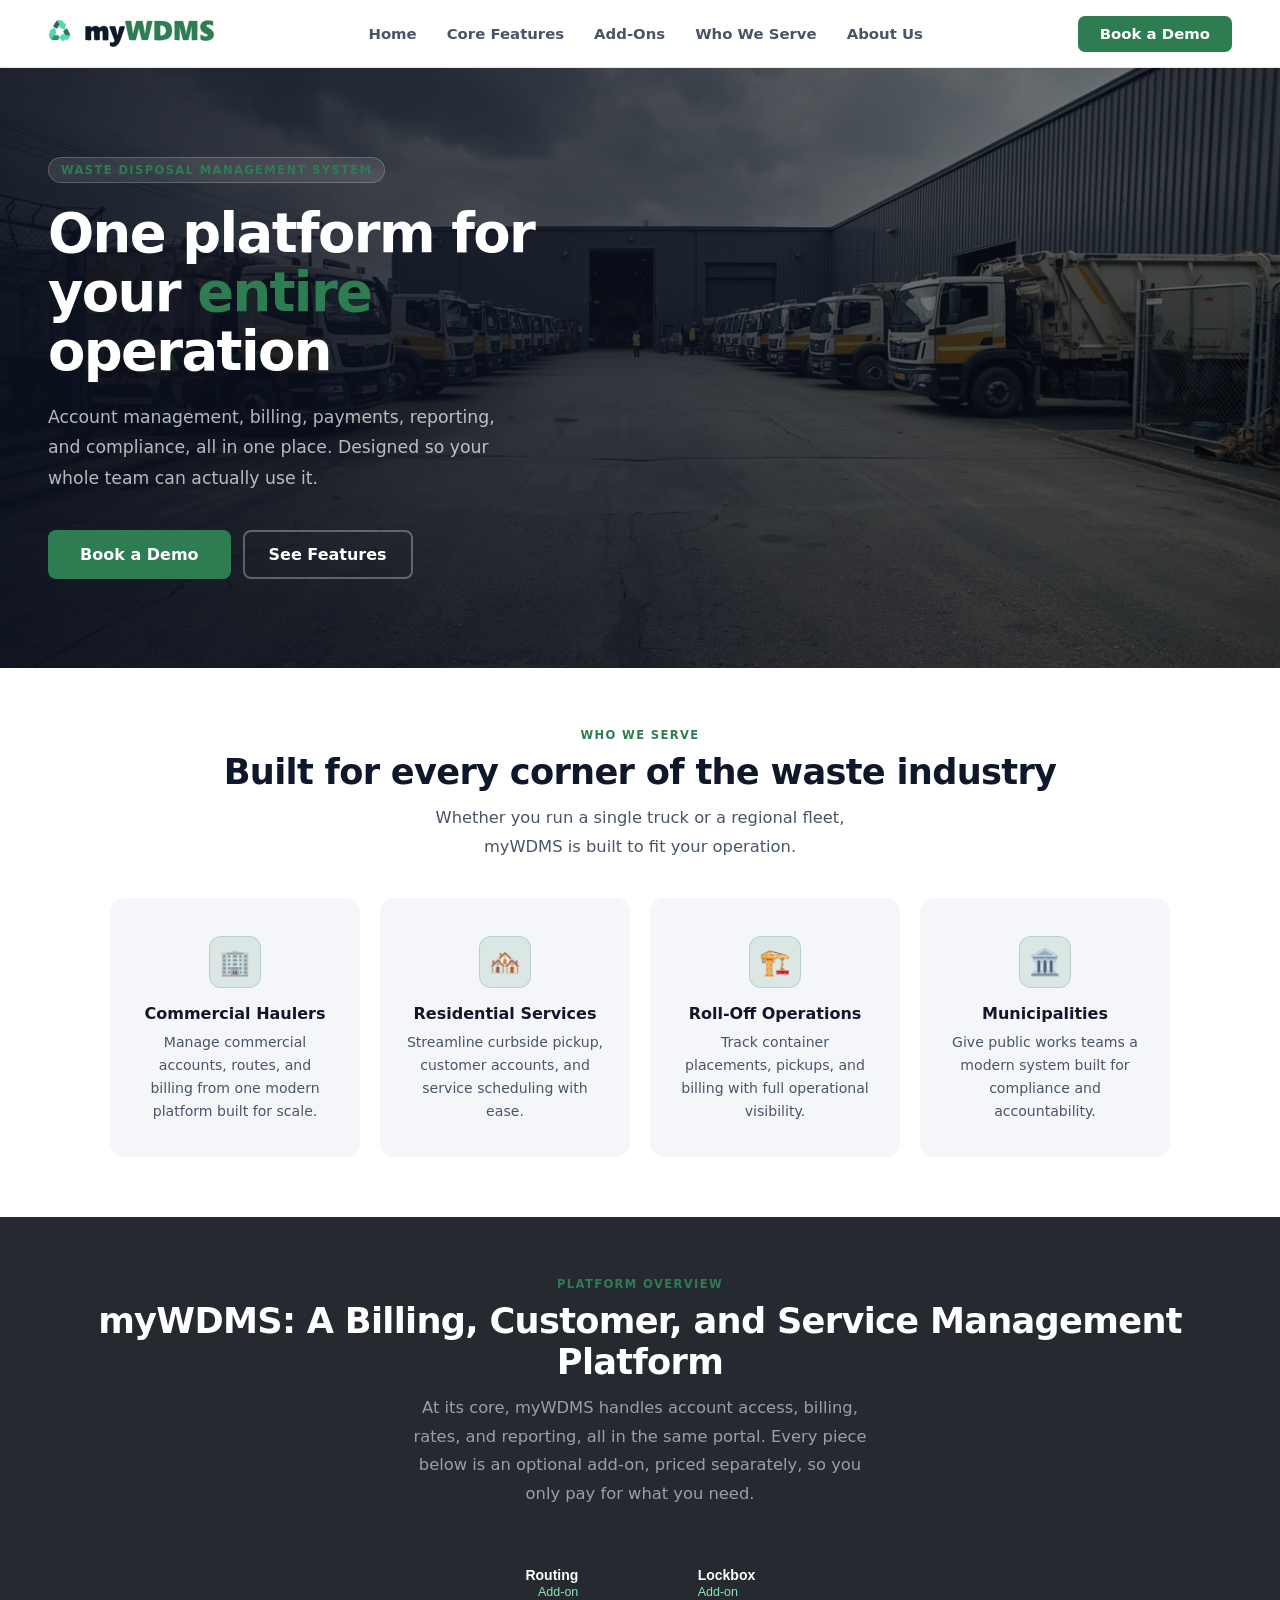
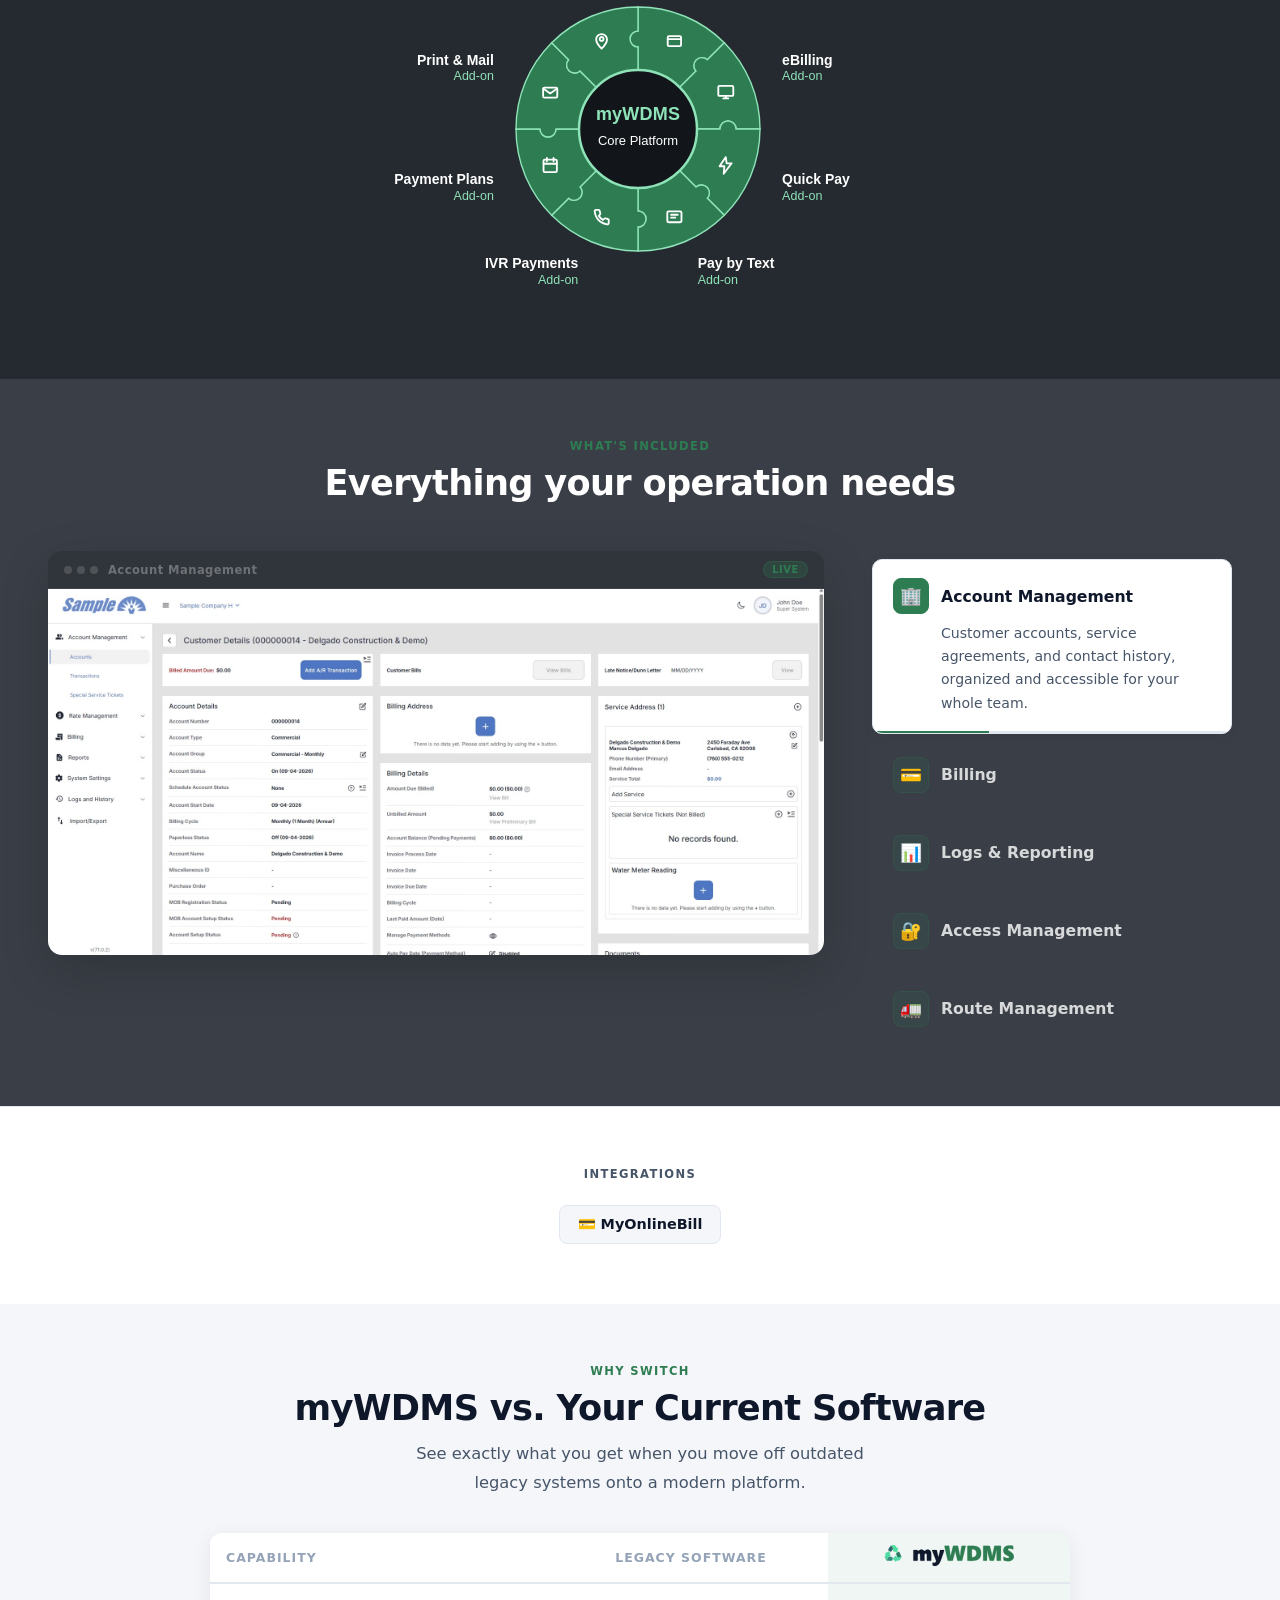
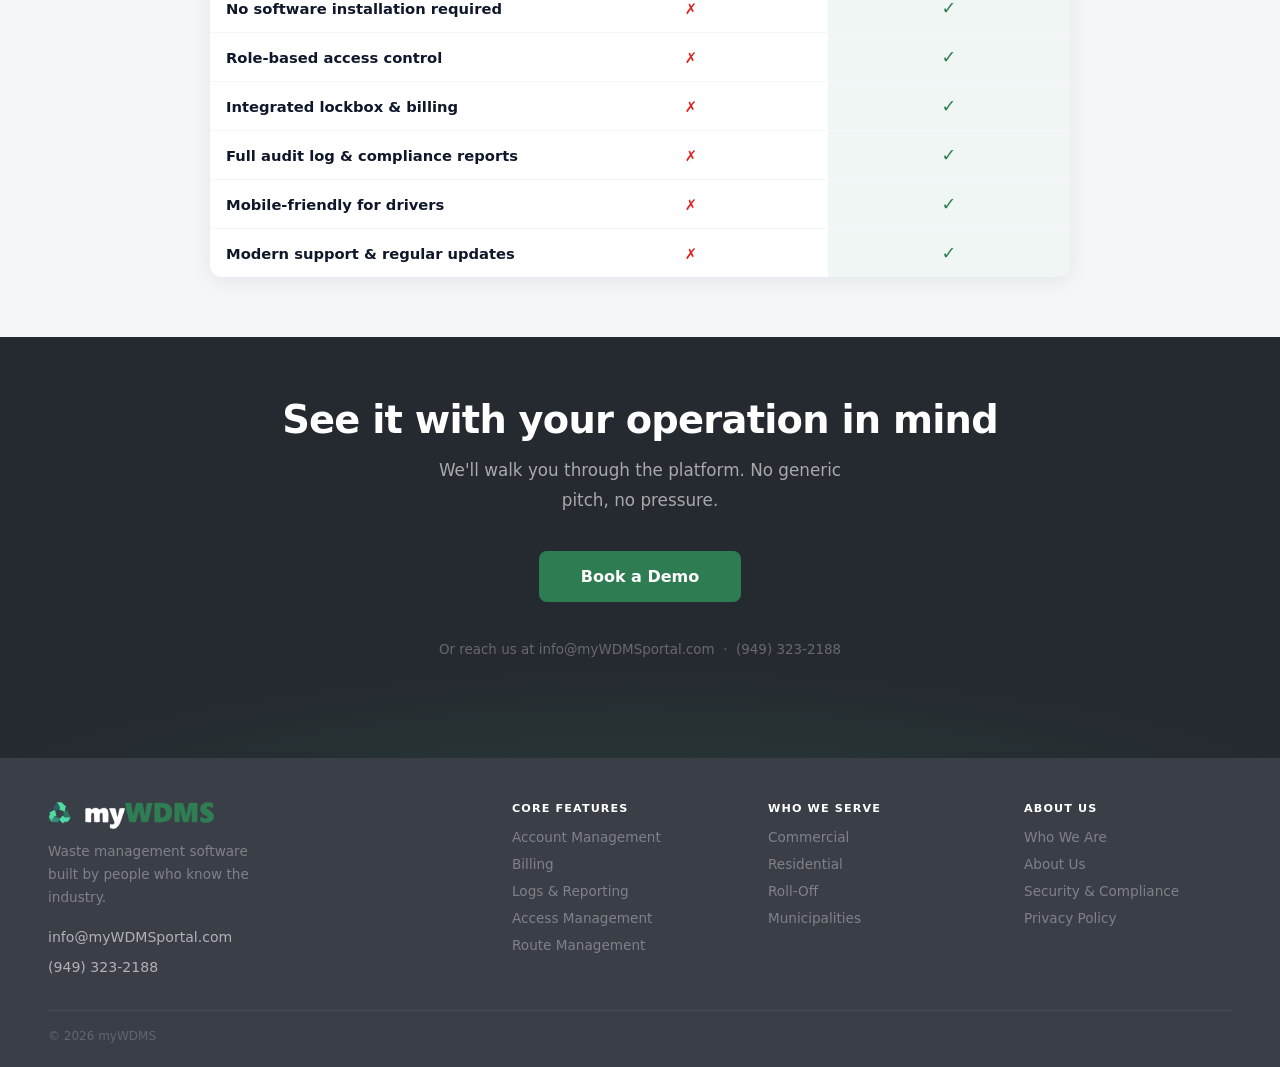
<file: index.html>
<!DOCTYPE html>
<html lang="en">
<head>
    <meta charset="UTF-8">
    <meta name="viewport" content="width=device-width, initial-scale=1.0">
    <title>myWDMS | Waste Disposal Management System</title>
    <style>
        :root {
            --navy: #3A3F47;
            --navy-dark: #252A30;
            --teal: #2E7D52;
            --teal-light: rgba(46,125,82,0.12);
            --blue: #1A5436;
            --gray: #F4F6F9;
            --gray-mid: #e2e8f0;
            --text: #0f172a;
            --text-mid: #475569;
            --text-light: #94a3b8;
        }

        * { margin: 0; padding: 0; box-sizing: border-box; }
        html { scroll-behavior: smooth; }
        body { font-family: 'Barlow', system-ui, sans-serif; color: var(--text); background: #fff; }

        /* ── NAV ── */
        nav {
            position: sticky; top: 0; z-index: 100;
            background: rgba(255,255,255,0.97);
            border-bottom: 1px solid var(--gray-mid);
            padding: 0 48px; height: 68px;
            display: flex; align-items: center; justify-content: space-between;
            font-family: system-ui, sans-serif;
        }
        .logo { text-decoration: none; display: inline-flex; align-items: center; }
        .nav-links { display: flex; gap: 2px; list-style: none; }
        .nav-links a { text-decoration: none; color: var(--text-mid); font-weight: 600; font-size: 0.93rem; padding: 6px 14px; border-radius: 6px; transition: background 0.15s, color 0.15s; }
        .nav-links a:hover { background: var(--gray); color: var(--text); }
        .nav-right { display: flex; gap: 10px; align-items: center; }
        .btn-text { background: none; border: none; font-weight: 600; font-size: 0.93rem; cursor: pointer; padding: 8px 12px; border-radius: 6px; color: var(--text-mid); font-family: inherit; transition: background 0.15s; }
        .btn-text:hover { background: var(--gray); }
        .btn-demo { background: var(--teal); color: #fff; border: none; padding: 9px 22px; border-radius: 7px; font-weight: 800; font-size: 0.93rem; cursor: pointer; font-family: inherit; transition: background 0.2s; white-space: nowrap; }
        .btn-demo:hover { background: #1A5436; }

        /* ── HERO ── */
        .hero {
            position: relative; min-height: 600px;
            display: flex; align-items: center;
            padding: 60px 48px;
            overflow: hidden;
        }
        .hero-bg {
            position: absolute; inset: 0;
            background: url('hero-bg.jpg') center / cover no-repeat;
        }
        .hero-bg::after {
            content: '';
            position: absolute; inset: 0;
            background: linear-gradient(100deg, rgba(10,16,30,0.90) 0%, rgba(10,16,30,0.68) 55%, rgba(10,16,30,0.18) 100%);
        }
        .hero-content { max-width: 580px; position: relative; z-index: 1; }
        .hero-eyebrow {
            display: inline-block;
            font-size: 0.72rem; font-weight: 800; letter-spacing: 0.12em; text-transform: uppercase;
            color: var(--teal); background: rgba(255,255,255,0.10); border: 1px solid rgba(255,255,255,0.20);
            padding: 5px 12px; border-radius: 20px; margin-bottom: 22px;
        }
        .hero h1 {
            font-size: clamp(2.4rem, 4.5vw, 3.4rem); font-weight: 900; color: #fff;
            line-height: 1.08; letter-spacing: -0.03em; margin-bottom: 20px;
        }
        .hero h1 em { color: var(--teal); font-style: normal; }
        .hero p { font-size: 1.08rem; color: rgba(255,255,255,0.70); line-height: 1.78; margin-bottom: 36px; max-width: 460px; }
        .hero-ctas { display: flex; gap: 12px; flex-wrap: wrap; align-items: center; }
        .btn-hero { background: var(--teal); color: #fff; border: none; padding: 15px 32px; border-radius: 8px; font-weight: 800; font-size: 1rem; cursor: pointer; font-family: inherit; transition: background 0.2s; }
        .btn-hero:hover { background: var(--navy-dark); }
        .btn-hero-outline { background: none; border: 2px solid rgba(255,255,255,0.30); color: #fff; padding: 13px 24px; border-radius: 8px; font-weight: 600; font-size: 1rem; cursor: pointer; font-family: inherit; transition: border-color 0.2s; text-decoration: none; display: inline-flex; align-items: center; gap: 8px; }
        .btn-hero-outline:hover { border-color: rgba(255,255,255,0.65); }

        /* Hero visual — photo card */
        .hero-visual { flex: 1; max-width: 520px; position: relative; z-index: 1; }
        .hero-photo {
            border-radius: 16px; overflow: hidden;
            box-shadow: 0 20px 60px rgba(27,42,74,0.18), 0 2px 8px rgba(0,0,0,0.08);
            position: relative;
        }
        .hero-photo img { width: 100%; display: block; height: 340px; object-fit: cover; }
        .hero-photo-badge {
            position: absolute; bottom: 20px; left: 20px;
            background: white; border-radius: 10px;
            padding: 12px 16px; box-shadow: 0 4px 20px rgba(0,0,0,0.15);
            display: flex; align-items: center; gap: 10px;
        }
        .badge-dot { width: 10px; height: 10px; background: var(--teal); border-radius: 50%; animation: pulse 2s infinite; }
        @keyframes pulse { 0%,100% { opacity:1; transform:scale(1); } 50% { opacity:0.5; transform:scale(0.7); } }
        .badge-text { font-size: 0.82rem; font-weight: 700; color: var(--text); }
        .badge-sub { font-size: 0.72rem; color: var(--text-mid); font-weight: 500; }

        /* ── WHO WE SERVE ── */
        .markets {
            padding: 60px 48px; background: white;
        }
        .section-header { text-align: center; margin-bottom: 36px; }
        .section-eyebrow { display: block; font-size: 0.72rem; font-weight: 800; letter-spacing: 0.12em; text-transform: uppercase; color: var(--teal); margin-bottom: 10px; }
        .section-header h2 { font-size: clamp(1.6rem, 3vw, 2.2rem); font-weight: 900; color: var(--text); letter-spacing: -0.02em; line-height: 1.15; }
        .section-header p { font-size: 1.02rem; color: var(--text-mid); margin-top: 12px; max-width: 480px; margin-left: auto; margin-right: auto; line-height: 1.75; }

        .markets-grid { display: grid; grid-template-columns: repeat(4,1fr); gap: 20px; max-width: 1060px; margin: 0 auto; }
        .market-card {
            background: var(--gray); border-radius: 14px; padding: 36px 24px 32px;
            text-align: center; border: 2px solid transparent;
            transition: border-color 0.2s, background 0.2s, transform 0.2s;
        }
        .market-card:hover { border-color: var(--teal); background: white; transform: translateY(-3px); box-shadow: 0 8px 28px rgba(0,201,177,0.1); }
        .market-icon { width: 52px; height: 52px; border-radius: 12px; background: var(--teal-light); border: 1px solid rgba(46,125,82,0.2); display: flex; align-items: center; justify-content: center; margin: 0 auto 16px; color: var(--teal); }
        .market-card h3 { font-size: 1rem; font-weight: 800; color: var(--text); margin-bottom: 8px; }
        .market-card p { font-size: 0.88rem; color: var(--text-mid); line-height: 1.65; }

        /* ── PLATFORM DIAGRAM ── */
        .platform-section { padding: 60px 48px 70px; background: var(--navy-dark); }
        .platform-section .section-header h2 { color: #fff; }
        .platform-section .section-header p { color: rgba(255,255,255,0.55); }
        .platform-diagram-wrap { max-width: 736px; margin: 40px auto 0; }
        .platform-diagram-wrap svg { width: 100%; height: auto; max-width: 736px; display: block; margin: 0 auto; }
        .platform-diagram-wrap a { cursor: pointer; }
        .platform-diagram-wrap a:hover path[fill="#2E7D52"] { fill: #35935f; }
        .platform-diagram-wrap a:hover circle { stroke-width: 3.5; }

        /* ── FEATURE SHOWCASE (Curbwaste style) ── */
        .features-section { padding: 60px 48px; background: var(--navy); }
        .features-inner {
            max-width: 1240px; margin: 0 auto;
            display: grid; grid-template-columns: 1fr 360px; gap: 48px; align-items: start;
        }

        /* Left: mock UI panel */
        .feature-display {
            position: sticky; top: 96px;
            border-radius: 14px; overflow: hidden;
            box-shadow: 0 16px 48px rgba(0,0,0,0.18);
            background: var(--navy-dark);
            display: flex; flex-direction: column;
        }
        .mockup-topbar {
            background: rgba(255,255,255,0.05);
            border-bottom: 1px solid rgba(255,255,255,0.07);
            padding: 10px 16px;
            display: flex; align-items: center; gap: 10px; flex-shrink: 0;
        }
        .mockup-dots { display: flex; gap: 5px; }
        .mockup-dots span { width: 8px; height: 8px; border-radius: 50%; background: rgba(255,255,255,0.15); }
        .mockup-label { font-size: 0.72rem; color: rgba(255,255,255,0.30); font-weight: 700; letter-spacing: 0.04em; flex: 1; }
        .mockup-badge { font-size: 0.62rem; font-weight: 800; letter-spacing: 0.06em; text-transform: uppercase; background: rgba(46,125,82,0.25); color: var(--teal); padding: 2px 8px; border-radius: 10px; border: 1px solid rgba(46,125,82,0.3); }
        #featureImg { width: 100%; height: auto; display: block; background: #fff; }
        .features-section .section-header h2 { color: #fff; }
        .features-section .feature-item h3 { color: rgba(255,255,255,0.80); }
        .features-section .feature-item p { color: rgba(255,255,255,0.45); }
        .features-section .feature-item.active h3,
        .features-section .feature-item:hover h3 { color: var(--text); }
        .features-section .feature-item.active p,
        .features-section .feature-item:hover p { color: var(--text-mid); }

        /* Right: feature list */
        .feature-list { display: flex; flex-direction: column; gap: 4px; padding-top: 8px; }
        .feature-item {
            border-radius: 10px; padding: 18px 20px;
            cursor: pointer; border: 1px solid transparent;
            transition: background 0.2s, border-color 0.2s;
            position: relative; overflow: hidden;
        }
        .feature-item:hover { background: white; }
        .feature-item.active {
            background: white;
            border-color: var(--gray-mid);
            box-shadow: 0 2px 12px rgba(0,0,0,0.06);
        }
        .feature-item-top { display: flex; align-items: center; gap: 12px; }
        .feature-item-icon {
            width: 36px; height: 36px; border-radius: 8px;
            background: var(--teal-light); border: 1px solid rgba(46,125,82,0.2);
            display: flex; align-items: center; justify-content: center;
            font-size: 1.1rem; flex-shrink: 0;
        }
        .feature-item.active .feature-item-icon { background: var(--teal); border-color: var(--teal); }
        .feature-item h3 { font-size: 0.98rem; font-weight: 800; color: var(--text); }
        .feature-item p { font-size: 0.88rem; color: var(--text-mid); line-height: 1.65; margin-top: 8px; padding-left: 48px; display: none; }
        .feature-item.active p { display: block; }

        /* Timer bar */
        .feature-timer {
            position: absolute; bottom: 0; left: 0; right: 0; height: 2px;
            background: var(--gray-mid); display: none;
        }
        .feature-item.active .feature-timer { display: block; }
        .feature-timer-fill {
            height: 100%; background: var(--teal); width: 0%;
            transition: none;
        }
        .feature-timer-fill.running { transition: width linear; }

        /* ── INTEGRATIONS ── */
        .integrations {
            padding: 60px 48px; border-top: 1px solid var(--gray-mid); text-align: center; background: white;
        }
        .integrations-label { font-size: 0.72rem; font-weight: 800; letter-spacing: 0.12em; text-transform: uppercase; color: var(--text-mid); margin-bottom: 24px; display: block; }
        .integrations-list { display: flex; justify-content: center; align-items: center; gap: 12px; flex-wrap: wrap; }
        .integration-chip { display: flex; align-items: center; gap: 8px; border: 1px solid var(--gray-mid); border-radius: 8px; padding: 10px 18px; font-size: 0.9rem; font-weight: 700; color: var(--text); background: var(--gray); }
        .chip-badge { font-size: 0.65rem; font-weight: 800; letter-spacing: 0.06em; text-transform: uppercase; background: #fef9c3; color: #854d0e; padding: 2px 8px; border-radius: 20px; white-space: nowrap; }

        /* ── WHY SWITCH ── */
        .why-switch { padding: 60px 48px; background: var(--gray); }
        .why-switch .section-header { margin-bottom: 36px; }
        .comparison-table { width: 100%; border-collapse: collapse; font-size: 0.92rem; }
        .comparison-table th { padding: 12px 16px; text-align: left; font-size: 0.78rem; font-weight: 800; letter-spacing: 0.08em; text-transform: uppercase; color: var(--text-light); border-bottom: 2px solid var(--gray-mid); }
        .comparison-table td { padding: 14px 16px; border-bottom: 1px solid var(--gray); vertical-align: middle; }
        .comparison-table tr:last-child td { border-bottom: none; }
        .comparison-table .feature-name { font-weight: 700; color: var(--text); }
        .comparison-table .check { color: var(--teal); font-weight: 900; font-size: 1.1rem; }
        .comparison-table .cross { color: #dc2626; }
        .col-highlight { background: rgba(46,125,82,0.07); }
        .col-highlight th { color: var(--teal); }

        /* ── DEMO CTA ── */
        .demo-section { padding: 60px 48px; text-align: center; background: var(--navy-dark); position: relative; overflow: hidden; }
        .demo-section::before { content: ''; position: absolute; inset: 0; background: radial-gradient(ellipse 80% 60% at 50% 120%, rgba(46,125,82,0.22) 0%, transparent 70%); pointer-events: none; }
        .demo-section h2 { font-size: clamp(1.8rem, 3vw, 2.6rem); font-weight: 900; color: #fff; letter-spacing: -0.02em; margin-bottom: 14px; position: relative; }
        .demo-section p { font-size: 1.05rem; color: rgba(255,255,255,0.60); line-height: 1.75; max-width: 420px; margin: 0 auto 36px; position: relative; }
        .btn-demo-lg { display: inline-block; background: var(--teal); color: white; border: none; padding: 16px 42px; border-radius: 8px; font-weight: 800; font-size: 1rem; cursor: pointer; font-family: inherit; transition: background 0.2s; position: relative; }
        .btn-demo-lg:hover { background: #236040; }
        .demo-section p.demo-note { margin-top: 36px; font-size: 0.84rem; color: rgba(255,255,255,0.30); position: relative; white-space: nowrap; }

        /* ── FOOTER ── */
        footer { background: var(--navy); padding: 44px 48px 24px; }
        .footer-top { display: grid; grid-template-columns: 2fr 1fr 1fr 1fr; gap: 48px; padding-bottom: 28px; border-bottom: 1px solid rgba(255,255,255,0.07); }
        .footer-brand .logo { margin-bottom: 10px; }
        .footer-brand p { font-size: 0.85rem; color: rgba(255,255,255,0.35); line-height: 1.7; max-width: 230px; margin-bottom: 14px; }
        .footer-contact { font-size: 0.88rem; color: rgba(255,255,255,0.6); line-height: 2.1; }
        .footer-contact a { color: inherit; text-decoration: none; }
        .footer-contact a:hover { color: var(--teal); }
        .footer-col h4 { font-size: 0.7rem; font-weight: 800; letter-spacing: 0.1em; text-transform: uppercase; color: #fff; margin-bottom: 12px; }
        .footer-col ul { list-style: none; }
        .footer-col li { margin-bottom: 8px; }
        .footer-col a { font-size: 0.85rem; color: rgba(255,255,255,0.35); text-decoration: none; transition: color 0.2s; }
        .footer-col a:hover { color: var(--teal); }
        .footer-bottom { display: flex; justify-content: space-between; align-items: center; padding-top: 18px; font-size: 0.75rem; color: rgba(255,255,255,0.2); }

        /* ── SKIP LINK ── */
        .skip-link {
            position: absolute; left: 8px; top: -48px;
            background: var(--teal); color: white; text-decoration: none;
            font-family: system-ui, sans-serif; font-weight: 700; font-size: 0.9rem;
            padding: 10px 18px; border-radius: 6px; z-index: 1000;
            transition: top 0.15s;
        }
        .skip-link:focus { top: 8px; }

        /* ── MOBILE ── */
        .hamburger { display: none; flex-direction: column; gap: 5px; background: none; border: none; cursor: pointer; padding: 6px; }
        .hamburger span { display: block; width: 22px; height: 2px; background: var(--text); border-radius: 2px; transition: all 0.25s; }
        .hamburger.open span:nth-child(1) { transform: translateY(7px) rotate(45deg); }
        .hamburger.open span:nth-child(2) { opacity: 0; }
        .hamburger.open span:nth-child(3) { transform: translateY(-7px) rotate(-45deg); }
        .mobile-menu { display: none; position: fixed; top: 68px; left: 0; right: 0; bottom: 0; background: #fff; z-index: 99; padding: 20px 24px 40px; flex-direction: column; gap: 2px; overflow-y: auto; }
        .mobile-menu.open { display: flex; }
        .mobile-menu a { text-decoration: none; font-weight: 700; font-size: 1.1rem; color: var(--text); padding: 13px 14px; border-radius: 8px; transition: background 0.15s; }
        .mobile-menu a:hover { background: var(--gray); }
        .mobile-menu hr { border: none; border-top: 1px solid var(--gray-mid); margin: 10px 0; }
        .mobile-menu .btn-demo { margin-top: 6px; padding: 15px; border-radius: 10px; font-size: 1rem; display: block; text-align: center; width: 100%; }

        @media (max-width: 1024px) {
            .features-inner { grid-template-columns: 1fr; }
            .feature-display { position: relative; top: auto; }
        }
        @media (max-width: 900px) {
            nav { padding: 0 24px; }
            .nav-links, .nav-right { display: none; }
            .hamburger { display: flex; }
            .hero { flex-direction: column; padding: 56px 24px; gap: 36px; min-height: auto; }
            .hero-visual { max-width: 100%; width: 100%; }
            .markets { padding: 64px 24px; }
            .markets-grid { grid-template-columns: repeat(2,1fr); }
            .features-section { padding: 64px 24px; }
            .integrations { padding: 48px 24px; }
            .demo-section { padding: 72px 24px; }
            footer { padding: 36px 24px 20px; }
            .footer-top { grid-template-columns: 1fr; gap: 32px; }
            .footer-bottom { flex-direction: column; gap: 6px; text-align: center; }
        }
        @media (max-width: 560px) {
            .markets-grid { grid-template-columns: 1fr; }
            .footer-cols { flex-direction: column; gap: 24px; }
            .hero-ctas { flex-direction: column; align-items: flex-start; }
        }
    </style>
</head>
<body>

<a href="#main" class="skip-link">Skip to content</a>

<!-- NAV -->
<nav>
    <a href="index.html" class="logo">
        <img src="logo-clean.svg" alt="myWDMS" height="28">
    </a>
    <ul class="nav-links">
        <li><a href="index.html" class="active">Home</a></li>
        <li><a href="features.html">Core Features</a></li>
        <li><a href="add-ons.html">Add-Ons</a></li>
        <li><a href="who-we-serve.html">Who We Serve</a></li>
        <li><a href="company.html">About Us</a></li>
    </ul>
    <div class="nav-right">
        <a href="demo.html" class="btn-demo" style="text-decoration:none">Book a Demo</a>
    </div>
    <button class="hamburger" id="hamburger" aria-label="Menu">
        <span></span><span></span><span></span>
    </button>
</nav>

<div class="mobile-menu" id="mobileMenu">
    <a href="index.html">Home</a>
    <a href="features.html">Core Features</a>
    <a href="add-ons.html">Add-Ons</a>
    <a href="who-we-serve.html">Who We Serve</a>
    <a href="company.html">About Us</a>
    <a href="demo.html" class="btn-demo" style="text-decoration:none">Book a Demo</a>
</div>

<main id="main">
<!-- HERO -->
<section class="hero">
    <div class="hero-bg"></div>
    <div class="hero-content">
        <span class="hero-eyebrow">Waste Disposal Management System</span>
        <h1>One platform for your <em>entire</em> operation</h1>
        <p>Account management, billing, payments, reporting, and compliance, all in one place. Designed so your whole team can actually use it.</p>
        <div class="hero-ctas">
            <a href="demo.html" class="btn-hero" style="text-decoration:none">Book a Demo</a>
            <a href="features.html" class="btn-hero-outline">
                <span>See Features</span>
            </a>
        </div>
    </div>
</section>

<!-- WHO WE SERVE -->
<section class="markets">
    <div class="section-header">
        <span class="section-eyebrow">Who We Serve</span>
        <h2>Built for every corner of the waste industry</h2>
        <p>Whether you run a single truck or a regional fleet, myWDMS is built to fit your operation.</p>
    </div>
    <div class="markets-grid">
        <div class="market-card">
            <span class="market-icon" style="font-size:1.6rem;">🏢</span>
            <h3>Commercial Haulers</h3>
            <p>Manage commercial accounts, routes, and billing from one modern platform built for scale.</p>
        </div>
        <div class="market-card">
            <span class="market-icon" style="font-size:1.6rem;">🏘️</span>
            <h3>Residential Services</h3>
            <p>Streamline curbside pickup, customer accounts, and service scheduling with ease.</p>
        </div>
        <div class="market-card">
            <span class="market-icon" style="font-size:1.6rem;">🏗️</span>
            <h3>Roll-Off Operations</h3>
            <p>Track container placements, pickups, and billing with full operational visibility.</p>
        </div>
        <div class="market-card">
            <span class="market-icon" style="font-size:1.6rem;">🏛️</span>
            <h3>Municipalities</h3>
            <p>Give public works teams a modern system built for compliance and accountability.</p>
        </div>
    </div>
</section>

<!-- PLATFORM DIAGRAM -->
<section class="platform-section">
    <div class="section-header">
        <span class="section-eyebrow">Platform Overview</span>
        <h2>myWDMS: A Billing, Customer, and Service Management Platform</h2>
        <p>At its core, myWDMS handles account access, billing, rates, and reporting, all in the same portal. Every piece below is an optional add-on, priced separately, so you only pay for what you need.</p>
    </div>
    <div class="platform-diagram-wrap">
        <svg xmlns="http://www.w3.org/2000/svg" xmlns:xlink="http://www.w3.org/1999/xlink" viewBox="0 0 736 360" width="736" height="360" role="img" aria-label="myWDMS platform diagram: a core platform surrounded by eight optional add-ons">
        <g transform="translate(10 10)">
        <a xlink:href="add-ons.html#lockbox" href="add-ons.html#lockbox" aria-label="Lockbox">
        <path d="M 356.0 112.0 L 356.0 88.0 A 8 8 0 0 1 356.0 72.0 L 356.0 48.0 A 122 122 0 0 1 442.3 83.7 L 425.3 100.7 A 8 8 0 0 0 414.0 112.0 L 397.0 129.0 A 58 58 0 0 0 356.0 112.0 Z" fill="#2E7D52" stroke="#8FE3B8" stroke-width="1.4"/>
        <g transform="translate(382.4 72.2) scale(0.8333)" fill="none" stroke="#ffffff" stroke-width="2.2" stroke-linecap="round" stroke-linejoin="round"><rect x="4" y="6" width="16" height="12" rx="1.5"/><path d="M4 9.5h16"/></g>
        <text x="415.7" y="21.2" text-anchor="start" font-family="Barlow, Arial, sans-serif" font-size="14" font-weight="600" fill="#ffffff">Lockbox</text><text x="415.7" y="36.8" text-anchor="start" font-family="Barlow, Arial, sans-serif" font-size="12.5" font-weight="500" fill="#8FE3B8">Add-on</text>
        </a>
        <a xlink:href="add-ons.html#ebilling" href="add-ons.html#ebilling" aria-label="eBilling">
        <path d="M 397.0 129.0 L 414.0 112.0 A 8 8 0 0 1 425.3 100.7 L 442.3 83.7 A 122 122 0 0 1 478.0 170.0 L 454.0 170.0 A 8 8 0 0 0 438.0 170.0 L 414.0 170.0 A 58 58 0 0 0 397.0 129.0 Z" fill="#2E7D52" stroke="#8FE3B8" stroke-width="1.4"/>
        <g transform="translate(433.8 123.6) scale(0.8333)" fill="none" stroke="#ffffff" stroke-width="2.2" stroke-linecap="round" stroke-linejoin="round"><rect x="3" y="4" width="18" height="12" rx="1.5"/><path d="M9 19h6M12 16v3"/></g>
        <text x="500.1" y="105.6" text-anchor="start" font-family="Barlow, Arial, sans-serif" font-size="14" font-weight="600" fill="#ffffff">eBilling</text><text x="500.1" y="121.2" text-anchor="start" font-family="Barlow, Arial, sans-serif" font-size="12.5" font-weight="500" fill="#8FE3B8">Add-on</text>
        </a>
        <a xlink:href="add-ons.html#quick-pay" href="add-ons.html#quick-pay" aria-label="Quick Pay">
        <path d="M 414.0 170.0 L 438.0 170.0 A 8 8 0 0 1 454.0 170.0 L 478.0 170.0 A 122 122 0 0 1 442.3 256.3 L 425.3 239.3 A 8 8 0 0 0 414.0 228.0 L 397.0 211.0 A 58 58 0 0 0 414.0 170.0 Z" fill="#2E7D52" stroke="#8FE3B8" stroke-width="1.4"/>
        <g transform="translate(433.8 196.4) scale(0.8333)" fill="none" stroke="#ffffff" stroke-width="2.2" stroke-linecap="round" stroke-linejoin="round"><path d="M12 2 4.5 13h5.8L9.5 22 19 9.5h-6L12 2z"/></g>
        <text x="500.1" y="225.0" text-anchor="start" font-family="Barlow, Arial, sans-serif" font-size="14" font-weight="600" fill="#ffffff">Quick Pay</text><text x="500.1" y="240.6" text-anchor="start" font-family="Barlow, Arial, sans-serif" font-size="12.5" font-weight="500" fill="#8FE3B8">Add-on</text>
        </a>
        <a xlink:href="add-ons.html#pay-by-text" href="add-ons.html#pay-by-text" aria-label="Pay by Text">
        <path d="M 397.0 211.0 L 414.0 228.0 A 8 8 0 0 1 425.3 239.3 L 442.3 256.3 A 122 122 0 0 1 356.0 292.0 L 356.0 268.0 A 8 8 0 0 0 356.0 252.0 L 356.0 228.0 A 58 58 0 0 0 397.0 211.0 Z" fill="#2E7D52" stroke="#8FE3B8" stroke-width="1.4"/>
        <g transform="translate(382.4 247.8) scale(0.8333)" fill="none" stroke="#ffffff" stroke-width="2.2" stroke-linecap="round" stroke-linejoin="round"><rect x="3.5" y="5.5" width="17" height="13" rx="1.5"/><path d="M8 9.5h8M8 13h5"/></g>
        <text x="415.7" y="309.4" text-anchor="start" font-family="Barlow, Arial, sans-serif" font-size="14" font-weight="600" fill="#ffffff">Pay by Text</text><text x="415.7" y="325.0" text-anchor="start" font-family="Barlow, Arial, sans-serif" font-size="12.5" font-weight="500" fill="#8FE3B8">Add-on</text>
        </a>
        <a xlink:href="add-ons.html#ivr-payments" href="add-ons.html#ivr-payments" aria-label="IVR Payments">
        <path d="M 356.0 228.0 L 356.0 252.0 A 8 8 0 0 1 356.0 268.0 L 356.0 292.0 A 122 122 0 0 1 269.7 256.3 L 286.7 239.3 A 8 8 0 0 0 298.0 228.0 L 315.0 211.0 A 58 58 0 0 0 356.0 228.0 Z" fill="#2E7D52" stroke="#8FE3B8" stroke-width="1.4"/>
        <g transform="translate(309.6 247.8) scale(0.8333)" fill="none" stroke="#ffffff" stroke-width="2.2" stroke-linecap="round" stroke-linejoin="round"><path d="M20.5 16.7v2.6a1.7 1.7 0 0 1-1.9 1.7 16.6 16.6 0 0 1-7.2-2.6 16.3 16.3 0 0 1-5-5 16.6 16.6 0 0 1-2.6-7.3A1.7 1.7 0 0 1 5.5 3.7h2.6a1.7 1.7 0 0 1 1.7 1.5c.1.8.3 1.6.6 2.4a1.7 1.7 0 0 1-.4 1.8L8.6 10.8a13.4 13.4 0 0 0 5 5l1.4-1.4a1.7 1.7 0 0 1 1.8-.4c.8.3 1.6.5 2.4.6a1.7 1.7 0 0 1 1.5 1.8z"/></g>
        <text x="296.3" y="309.4" text-anchor="end" font-family="Barlow, Arial, sans-serif" font-size="14" font-weight="600" fill="#ffffff">IVR Payments</text><text x="296.3" y="325.0" text-anchor="end" font-family="Barlow, Arial, sans-serif" font-size="12.5" font-weight="500" fill="#8FE3B8">Add-on</text>
        </a>
        <a xlink:href="add-ons.html#payment-plans" href="add-ons.html#payment-plans" aria-label="Payment Plans">
        <path d="M 315.0 211.0 L 298.0 228.0 A 8 8 0 0 1 286.7 239.3 L 269.7 256.3 A 122 122 0 0 1 234.0 170.0 L 258.0 170.0 A 8 8 0 0 0 274.0 170.0 L 298.0 170.0 A 58 58 0 0 0 315.0 211.0 Z" fill="#2E7D52" stroke="#8FE3B8" stroke-width="1.4"/>
        <g transform="translate(258.2 196.4) scale(0.8333)" fill="none" stroke="#ffffff" stroke-width="2.2" stroke-linecap="round" stroke-linejoin="round"><rect x="4" y="5" width="16" height="15" rx="1.5"/><path d="M8 3v4M16 3v4M4 10h16"/></g>
        <text x="211.9" y="225.0" text-anchor="end" font-family="Barlow, Arial, sans-serif" font-size="14" font-weight="600" fill="#ffffff">Payment Plans</text><text x="211.9" y="240.6" text-anchor="end" font-family="Barlow, Arial, sans-serif" font-size="12.5" font-weight="500" fill="#8FE3B8">Add-on</text>
        </a>
        <a xlink:href="add-ons.html#print-mail" href="add-ons.html#print-mail" aria-label="Print &amp; Mail">
        <path d="M 298.0 170.0 L 274.0 170.0 A 8 8 0 0 1 258.0 170.0 L 234.0 170.0 A 122 122 0 0 1 269.7 83.7 L 286.7 100.7 A 8 8 0 0 0 298.0 112.0 L 315.0 129.0 A 58 58 0 0 0 298.0 170.0 Z" fill="#2E7D52" stroke="#8FE3B8" stroke-width="1.4"/>
        <g transform="translate(258.2 123.6) scale(0.8333)" fill="none" stroke="#ffffff" stroke-width="2.2" stroke-linecap="round" stroke-linejoin="round"><rect x="3.5" y="6" width="17" height="12" rx="1.5"/><path d="M4 7.5l8 5.5 8-5.5"/></g>
        <text x="211.9" y="105.6" text-anchor="end" font-family="Barlow, Arial, sans-serif" font-size="14" font-weight="600" fill="#ffffff">Print &amp; Mail</text><text x="211.9" y="121.2" text-anchor="end" font-family="Barlow, Arial, sans-serif" font-size="12.5" font-weight="500" fill="#8FE3B8">Add-on</text>
        </a>
        <a xlink:href="add-ons.html#routing" href="add-ons.html#routing" aria-label="Routing">
        <path d="M 315.0 129.0 L 298.0 112.0 A 8 8 0 0 1 286.7 100.7 L 269.7 83.7 A 122 122 0 0 1 356.0 48.0 L 356.0 72.0 A 8 8 0 0 0 356.0 88.0 L 356.0 112.0 A 58 58 0 0 0 315.0 129.0 Z" fill="#2E7D52" stroke="#8FE3B8" stroke-width="1.4"/>
        <g transform="translate(309.6 72.2) scale(0.8333)" fill="none" stroke="#ffffff" stroke-width="2.2" stroke-linecap="round" stroke-linejoin="round"><path d="M12 21s6.5-6.5 6.5-11A6.5 6.5 0 105.5 10c0 4.5 6.5 11 6.5 11z"/><circle cx="12" cy="9.3" r="2.3"/></g>
        <text x="296.3" y="21.2" text-anchor="end" font-family="Barlow, Arial, sans-serif" font-size="14" font-weight="600" fill="#ffffff">Routing</text><text x="296.3" y="36.8" text-anchor="end" font-family="Barlow, Arial, sans-serif" font-size="12.5" font-weight="500" fill="#8FE3B8">Add-on</text>
        </a>
        <a xlink:href="features.html" href="features.html" aria-label="myWDMS Core Platform">
        <circle cx="356" cy="170" r="59" fill="#12161B" stroke="#8FE3B8" stroke-width="2.5"/>
        <text x="356" y="161.2" text-anchor="middle" font-family="Barlow, Arial, sans-serif" font-size="18" font-weight="800" letter-spacing="0.2" fill="#8FE3B8">myWDMS</text>
        <text x="356" y="186.4" text-anchor="middle" font-family="Barlow, Arial, sans-serif" font-size="13" font-weight="500" fill="#ffffff">Core Platform</text>
        </a>
        </g>
        </svg>
    </div>
</section>

<!-- FEATURE SHOWCASE -->
<section class="features-section">
    <div class="section-header" style="margin-bottom:48px">
        <span class="section-eyebrow">What's Included</span>
        <h2>Everything your operation needs</h2>
    </div>
    <div class="features-inner">
        <div class="feature-display">
            <div class="mockup-topbar">
                <div class="mockup-dots"><span></span><span></span><span></span></div>
                <div class="mockup-label" id="mockupLabel">Route Management</div>
                <div class="mockup-badge">Live</div>
            </div>
            <img id="featureImg" src="ss-accounts.png" alt="Account Management">
        </div>
        <div class="feature-list" id="featureList" role="tablist">
            <div class="feature-item active" data-img="ss-accounts.png" role="tab" tabindex="0" aria-selected="true">
                <div class="feature-item-top">
                    <div class="feature-item-icon">🏢</div>
                    <h3>Account Management</h3>
                </div>
                <p>Customer accounts, service agreements, and contact history, organized and accessible for your whole team.</p>
                <div class="feature-timer"><div class="feature-timer-fill"></div></div>
            </div>
            <div class="feature-item" data-img="ss-billing.png" role="tab" tabindex="-1" aria-selected="false">
                <div class="feature-item-top">
                    <div class="feature-item-icon">💳</div>
                    <h3>Billing</h3>
                </div>
                <p>Generate invoices, accept payments, and reconcile accounts, including lockbox integration for check processing.</p>
                <div class="feature-timer"><div class="feature-timer-fill"></div></div>
            </div>
            <div class="feature-item" data-img="ss-reporting.png" role="tab" tabindex="-1" aria-selected="false">
                <div class="feature-item-top">
                    <div class="feature-item-icon">📊</div>
                    <h3>Logs & Reporting</h3>
                </div>
                <p>Real-time visibility into collections, service history, and audit logs across your whole operation.</p>
                <div class="feature-timer"><div class="feature-timer-fill"></div></div>
            </div>
            <div class="feature-item" data-img="ss-access.png" role="tab" tabindex="-1" aria-selected="false">
                <div class="feature-item-top">
                    <div class="feature-item-icon">🔐</div>
                    <h3>Access Management</h3>
                </div>
                <p>Role-based permissions so each person on your team sees exactly what they need, and nothing more.</p>
                <div class="feature-timer"><div class="feature-timer-fill"></div></div>
            </div>
            <div class="feature-item" data-img="ss-routes.png" role="tab" tabindex="-1" aria-selected="false">
                <div class="feature-item-top">
                    <div class="feature-item-icon">🚛</div>
                    <h3>Route Management</h3>
                </div>
                <p>Assign stops, track drivers, and manage residential, commercial, and roll-off routes from one screen.</p>
                <div class="feature-timer"><div class="feature-timer-fill"></div></div>
            </div>
        </div>
    </div>
</section>

<!-- INTEGRATIONS -->
<section class="integrations">
    <span class="integrations-label">Integrations</span>
    <div class="integrations-list">
        <a href="https://www.myonlinebill.com" target="_blank" rel="noopener" class="integration-chip" style="text-decoration:none;">💳 MyOnlineBill</a>
    </div>
</section>

<!-- WHY SWITCH -->
<section class="why-switch">
    <div class="section-header">
        <span class="section-eyebrow">Why Switch</span>
        <h2>myWDMS vs. Your Current Software</h2>
        <p>See exactly what you get when you move off outdated legacy systems onto a modern platform.</p>
    </div>
    <div style="max-width:860px;margin:0 auto;background:white;border-radius:12px;overflow:hidden;box-shadow:0 4px 20px rgba(0,0,0,0.07)">
        <table class="comparison-table">
            <thead>
                <tr>
                    <th style="width:40%">Capability</th>
                    <th style="text-align:center">Legacy Software</th>
                    <th style="text-align:center;text-transform:none;" class="col-highlight"><img src="logo-clean.svg" alt="myWDMS" height="22"></th>
                </tr>
            </thead>
            <tbody>
                <tr><td class="feature-name">No software installation required</td><td style="text-align:center" class="cross">✗</td><td style="text-align:center" class="col-highlight check">✓</td></tr>
                <tr><td class="feature-name">Role-based access control</td><td style="text-align:center" class="cross">✗</td><td style="text-align:center" class="col-highlight check">✓</td></tr>
                <tr><td class="feature-name">Integrated lockbox & billing</td><td style="text-align:center" class="cross">✗</td><td style="text-align:center" class="col-highlight check">✓</td></tr>
                <tr><td class="feature-name">Full audit log & compliance reports</td><td style="text-align:center" class="cross">✗</td><td style="text-align:center" class="col-highlight check">✓</td></tr>
                <tr><td class="feature-name">Mobile-friendly for drivers</td><td style="text-align:center" class="cross">✗</td><td style="text-align:center" class="col-highlight check">✓</td></tr>
                <tr><td class="feature-name">Modern support & regular updates</td><td style="text-align:center" class="cross">✗</td><td style="text-align:center" class="col-highlight check">✓</td></tr>
            </tbody>
        </table>
    </div>
</section>

<!-- DEMO CTA -->
<section class="demo-section">
    <h2>See it with your operation in mind</h2>
    <p>We'll walk you through the platform. No generic pitch, no pressure.</p>
    <a href="demo.html" class="btn-demo-lg" style="text-decoration:none">Book a Demo</a>
    <p class="demo-note">Or reach us at info@myWDMSportal.com &nbsp;·&nbsp; (949) 323-2188</p>
</section>
</main>

<!-- FOOTER -->
<footer>
    <div class="footer-top">
        <div class="footer-brand">
            <a href="index.html" class="logo" style="text-decoration:none;">
                <img src="logo-dark.svg" alt="myWDMS" height="28">
            </a>
            <p>Waste management software built by people who know the industry.</p>
            <div class="footer-contact">
                <div><a href="mailto:info@myWDMSportal.com">info@myWDMSportal.com</a></div>
                <div><a href="tel:+19493232188">(949) 323-2188</a></div>
            </div>
        </div>
        <div class="footer-col">
            <h4>Core Features</h4>
            <ul>
                <li><a href="features.html#accounts">Account Management</a></li>
                <li><a href="features.html#billing">Billing</a></li>
                <li><a href="features.html#reporting">Logs &amp; Reporting</a></li>
                <li><a href="features.html#access">Access Management</a></li>
                <li><a href="features.html#routes">Route Management</a></li>
            </ul>
        </div>
        <div class="footer-col">
            <h4>Who We Serve</h4>
            <ul>
                <li><a href="who-we-serve.html">Commercial</a></li>
                <li><a href="who-we-serve.html">Residential</a></li>
                <li><a href="who-we-serve.html">Roll-Off</a></li>
                <li><a href="who-we-serve.html">Municipalities</a></li>
            </ul>
        </div>
        <div class="footer-col">
            <h4>About Us</h4>
            <ul>
                <li><a href="who-we-are.html">Who We Are</a></li>
                <li><a href="company.html">About Us</a></li>
                <li><a href="compliance.html">Security &amp; Compliance</a></li>
                <li><a href="privacy.html">Privacy Policy</a></li>
            </ul>
        </div>
    </div>
    <div class="footer-bottom">
        <span>© 2026 myWDMS</span>
    </div>
</footer>

<script>
    // Hamburger
    const hamburger = document.getElementById('hamburger');
    const mobileMenu = document.getElementById('mobileMenu');
    hamburger.addEventListener('click', () => {
        hamburger.classList.toggle('open');
        mobileMenu.classList.toggle('open');
        document.body.style.overflow = mobileMenu.classList.contains('open') ? 'hidden' : '';
    });

    // Feature showcase with auto-cycling timer
    const DURATION = 5000;
    const items = document.querySelectorAll('.feature-item');
    const mockupLabel = document.getElementById('mockupLabel');
    let currentIndex = 0;
    let timerInterval = null;
    let startTime = null;
    let animFrame = null;

    function activate(index, fromClick) {
        items[currentIndex].classList.remove('active');
        items[currentIndex].setAttribute('aria-selected', 'false');
        items[currentIndex].setAttribute('tabindex', '-1');
        const prevFill = items[currentIndex].querySelector('.feature-timer-fill');
        prevFill.style.transition = 'none';
        prevFill.style.width = '0%';
        cancelAnimationFrame(animFrame);

        currentIndex = index;
        const item = items[currentIndex];
        item.classList.add('active');
        item.setAttribute('aria-selected', 'true');
        item.setAttribute('tabindex', '0');
        if (fromClick) item.focus();

        if (mockupLabel) mockupLabel.textContent = item.querySelector('h3').textContent;
        const featureImg = document.getElementById('featureImg');
        if (featureImg && item.dataset.img) featureImg.src = item.dataset.img;

        // Animate timer bar
        const fill = item.querySelector('.feature-timer-fill');
        fill.style.transition = 'none';
        fill.style.width = '0%';

        startTime = performance.now();
        function step(now) {
            const elapsed = now - startTime;
            const pct = Math.min(elapsed / DURATION * 100, 100);
            fill.style.transition = 'none';
            fill.style.width = pct + '%';
            if (pct < 100) {
                animFrame = requestAnimationFrame(step);
            } else {
                advance();
            }
        }
        animFrame = requestAnimationFrame(step);
    }

    function advance() {
        activate((currentIndex + 1) % items.length);
    }

    items.forEach((item, i) => {
        item.addEventListener('click', () => activate(i, true));
        item.addEventListener('keydown', (e) => {
            if (e.key === 'Enter' || e.key === ' ') {
                e.preventDefault();
                activate(i, true);
            } else if (e.key === 'ArrowRight' || e.key === 'ArrowDown') {
                e.preventDefault();
                activate((i + 1) % items.length, true);
            } else if (e.key === 'ArrowLeft' || e.key === 'ArrowUp') {
                e.preventDefault();
                activate((i - 1 + items.length) % items.length, true);
            }
        });
    });

    // Start on first item
    activate(0);
</script>

</body>
</html>
</file>
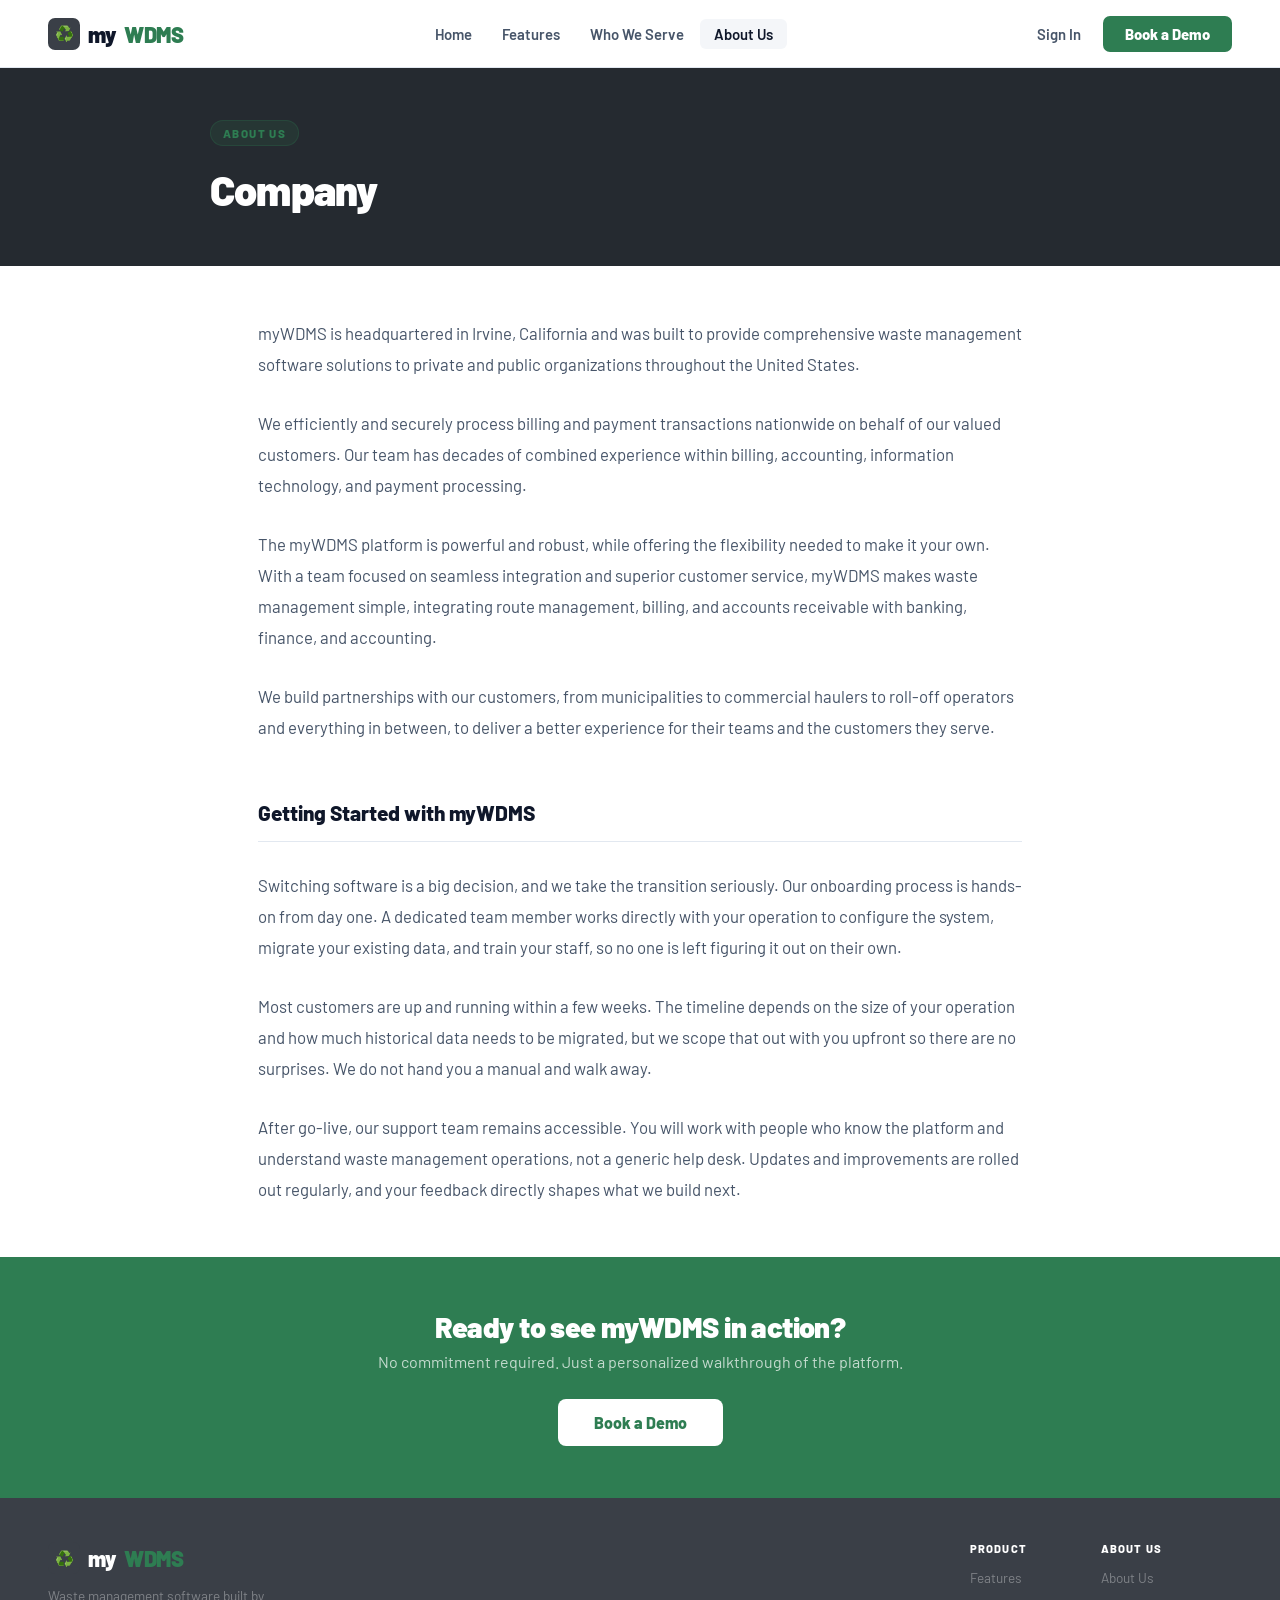
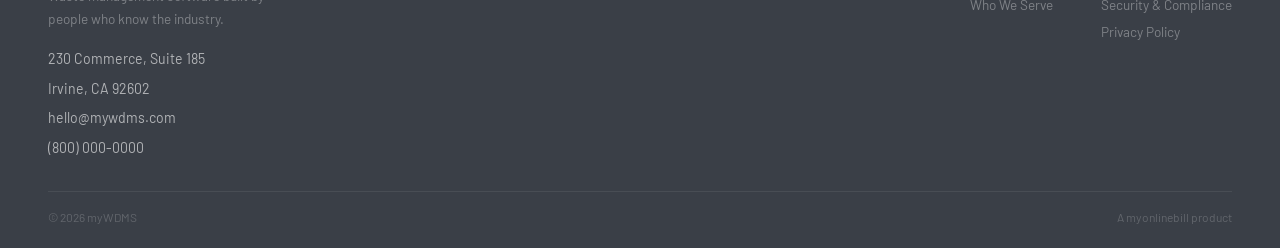
<file: about-company.html>
<!DOCTYPE html>
<html lang="en">
<head>
    <meta charset="UTF-8">
    <meta name="viewport" content="width=device-width, initial-scale=1.0">
    <title>Company | myWDMS</title>
    <link rel="preconnect" href="https://fonts.googleapis.com">
    <link href="https://fonts.googleapis.com/css2?family=Barlow:ital,wght@0,400;0,600;0,700;0,800;0,900;1,400&display=swap" rel="stylesheet">
    <style>
        :root {
            --navy: #3A3F47;
            --navy-dark: #252A30;
            --teal: #2E7D52;
            --teal-light: rgba(46,125,82,0.12);
            --gray: #F4F6F9;
            --gray-mid: #e2e8f0;
            --text: #0f172a;
            --text-mid: #475569;
        }
        * { margin: 0; padding: 0; box-sizing: border-box; }
        html { scroll-behavior: smooth; }
        body { font-family: 'Barlow', system-ui, sans-serif; color: var(--text); background: #fff; }

        /* ── NAV ── */
        nav {
            position: sticky; top: 0; z-index: 100;
            background: rgba(255,255,255,0.97);
            border-bottom: 1px solid var(--gray-mid);
            padding: 0 48px; height: 68px;
            display: flex; align-items: center; justify-content: space-between;
        }
        .logo { font-family: 'Barlow', sans-serif; font-size: 1.35rem; font-weight: 900; color: var(--text); letter-spacing: -0.02em; text-decoration: none; display: flex; align-items: center; gap: 8px; }
        .logo-icon { width: 32px; height: 32px; background: var(--navy); border-radius: 7px; display: flex; align-items: center; justify-content: center; font-size: 0.95rem; }
        .logo em { color: var(--teal); font-style: normal; }
        .nav-links { display: flex; gap: 2px; list-style: none; }
        .nav-links a { text-decoration: none; color: var(--text-mid); font-weight: 600; font-size: 0.93rem; padding: 6px 14px; border-radius: 6px; transition: background 0.15s, color 0.15s; }
        .nav-links a:hover, .nav-links a.active { background: var(--gray); color: var(--text); }
        .nav-right { display: flex; gap: 10px; align-items: center; }
        .btn-text { background: none; border: none; font-weight: 600; font-size: 0.93rem; cursor: pointer; padding: 8px 12px; border-radius: 6px; color: var(--text-mid); font-family: inherit; }
        .btn-demo { background: var(--teal); color: #fff; border: none; padding: 9px 22px; border-radius: 7px; font-weight: 800; font-size: 0.93rem; cursor: pointer; font-family: inherit; white-space: nowrap; }

        /* ── HERO ── */
        .page-hero {
            background: var(--navy-dark);
            padding: 52px 48px;
            display: flex; align-items: center; justify-content: center;
        }
        .hero-inner {
            max-width: 860px; width: 100%;
        }
        .hero-eyebrow {
            display: inline-block; font-size: 0.72rem; font-weight: 800;
            letter-spacing: 0.12em; text-transform: uppercase;
            color: var(--teal); background: rgba(46,125,82,0.15);
            border: 1px solid rgba(46,125,82,0.25);
            padding: 5px 12px; border-radius: 20px; margin-bottom: 20px;
        }
        .page-hero h1 {
            font-size: clamp(1.8rem, 3.5vw, 2.6rem); font-weight: 900; color: #fff;
            letter-spacing: -0.02em; line-height: 1.15;
        }

        /* ── CONTENT ── */
        .content-section { max-width: 860px; margin: 0 auto; padding: 52px 48px; }

        .content-section p {
            font-size: 1.05rem; color: var(--text-mid); line-height: 1.85;
            margin-bottom: 28px;
        }
        .content-section p:last-child { margin-bottom: 0; }

        /* ── CTA BAND ── */
        .cta-band { background: var(--teal); padding: 52px 48px; text-align: center; }
        .cta-band h2 { font-size: clamp(1.3rem, 2.5vw, 1.8rem); font-weight: 900; color: #fff; letter-spacing: -0.02em; margin-bottom: 8px; }
        .cta-band p { font-size: 1rem; color: rgba(255,255,255,0.72); margin-bottom: 28px; }
        .btn-cta { display: inline-block; background: #fff; color: var(--teal); padding: 14px 36px; border-radius: 8px; font-weight: 800; font-size: 1rem; text-decoration: none; transition: background 0.2s, color 0.2s; }
        .btn-cta:hover { background: var(--navy-dark); color: #fff; }

        /* ── FOOTER ── */
        footer { background: var(--navy); padding: 44px 48px 24px; }
        .footer-inner { display: flex; justify-content: space-between; align-items: flex-start; padding-bottom: 28px; border-bottom: 1px solid rgba(255,255,255,0.07); gap: 48px; }
        .footer-brand .logo { color: #fff; margin-bottom: 10px; }
        .footer-brand .logo em { color: var(--teal); }
        .footer-brand p { font-size: 0.85rem; color: rgba(255,255,255,0.35); line-height: 1.7; max-width: 230px; margin-bottom: 14px; }
        .footer-contact { font-size: 0.88rem; color: rgba(255,255,255,0.6); line-height: 2.1; }
        .footer-cols { display: flex; gap: 48px; }
        .footer-col h4 { font-size: 0.7rem; font-weight: 800; letter-spacing: 0.1em; text-transform: uppercase; color: #fff; margin-bottom: 12px; }
        .footer-col ul { list-style: none; }
        .footer-col li { margin-bottom: 8px; }
        .footer-col a { font-size: 0.85rem; color: rgba(255,255,255,0.35); text-decoration: none; transition: color 0.2s; }
        .footer-col a:hover { color: var(--teal); }
        .footer-bottom { padding-top: 18px; font-size: 0.75rem; color: rgba(255,255,255,0.2); display: flex; justify-content: space-between; }

        @media (max-width: 900px) {
            nav { padding: 0 24px; }
            .nav-links, .nav-right { display: none; }
            .page-hero { padding: 56px 24px; }
            .content-section { padding: 48px 24px; }
            footer { padding: 36px 24px 20px; }
            .footer-inner { flex-direction: column; gap: 32px; }
        }
    </style>
</head>
<body>

<!-- NAV -->
<nav>
    <a href="index.html" class="logo">
        <div class="logo-icon">♻️</div>
        my<em>WDMS</em>
    </a>
    <ul class="nav-links">
        <li><a href="index.html">Home</a></li>
        <li><a href="features.html">Features</a></li>
        <li><a href="who-we-serve.html">Who We Serve</a></li>
        <li><a href="company.html" class="active">About Us</a></li>
    </ul>
    <div class="nav-right">
        <button class="btn-text">Sign In</button>
        <a href="demo.html" class="btn-demo" style="text-decoration:none">Book a Demo</a>
    </div>
</nav>

<!-- HERO -->
<section class="page-hero">
    <div class="hero-inner">
        <span class="hero-eyebrow">About Us</span>
        <h1>Company</h1>
    </div>
</section>

<!-- CONTENT -->
<div class="content-section">
    <p>myWDMS is headquartered in Irvine, California and was built to provide comprehensive waste management software solutions to private and public organizations throughout the United States.</p>

    <p>We efficiently and securely process billing and payment transactions nationwide on behalf of our valued customers. Our team has decades of combined experience within billing, accounting, information technology, and payment processing.</p>

    <p>The myWDMS platform is powerful and robust, while offering the flexibility needed to make it your own. With a team focused on seamless integration and superior customer service, myWDMS makes waste management simple, integrating route management, billing, and accounts receivable with banking, finance, and accounting.</p>

    <p>We build partnerships with our customers, from municipalities to commercial haulers to roll-off operators and everything in between, to deliver a better experience for their teams and the customers they serve.</p>

    <h2 style="font-size:1.3rem;font-weight:800;color:var(--text);padding-bottom:16px;border-bottom:1px solid var(--gray-mid);margin-bottom:28px;margin-top:56px;">Getting Started with myWDMS</h2>

    <p>Switching software is a big decision, and we take the transition seriously. Our onboarding process is hands-on from day one. A dedicated team member works directly with your operation to configure the system, migrate your existing data, and train your staff, so no one is left figuring it out on their own.</p>

    <p>Most customers are up and running within a few weeks. The timeline depends on the size of your operation and how much historical data needs to be migrated, but we scope that out with you upfront so there are no surprises. We do not hand you a manual and walk away.</p>

    <p>After go-live, our support team remains accessible. You will work with people who know the platform and understand waste management operations, not a generic help desk. Updates and improvements are rolled out regularly, and your feedback directly shapes what we build next.</p>
</div>

<!-- CTA BAND -->
<section class="cta-band">
    <h2>Ready to see myWDMS in action?</h2>
    <p>No commitment required. Just a personalized walkthrough of the platform.</p>
    <a href="demo.html" class="btn-cta">Book a Demo</a>
</section>

<!-- FOOTER -->
<footer>
    <div class="footer-inner">
        <div class="footer-brand">
            <div class="logo" style="color:#fff">
                <div class="logo-icon">♻️</div>
                my<em>WDMS</em>
            </div>
            <p>Waste management software built by people who know the industry.</p>
            <div class="footer-contact">
                <div>230 Commerce, Suite 185</div>
                <div>Irvine, CA 92602</div>
                <div>hello@mywdms.com</div>
                <div>(800) 000-0000</div>
            </div>
        </div>
        <div class="footer-cols">
            <div class="footer-col">
                <h4>Product</h4>
                <ul>
                    <li><a href="features.html">Features</a></li>
                    <li><a href="who-we-serve.html">Who We Serve</a></li>
                </ul>
            </div>
            <div class="footer-col">
                <h4>About Us</h4>
                <ul>
                    <li><a href="company.html">About Us</a></li>
                    <li><a href="compliance.html">Security &amp; Compliance</a></li>
                    <li><a href="#">Privacy Policy</a></li>
                </ul>
            </div>
        </div>
    </div>
    <div class="footer-bottom">
        <span>© 2026 myWDMS</span>
        <span>A myonlinebill product</span>
    </div>
</footer>

</body>
</html>
</file>
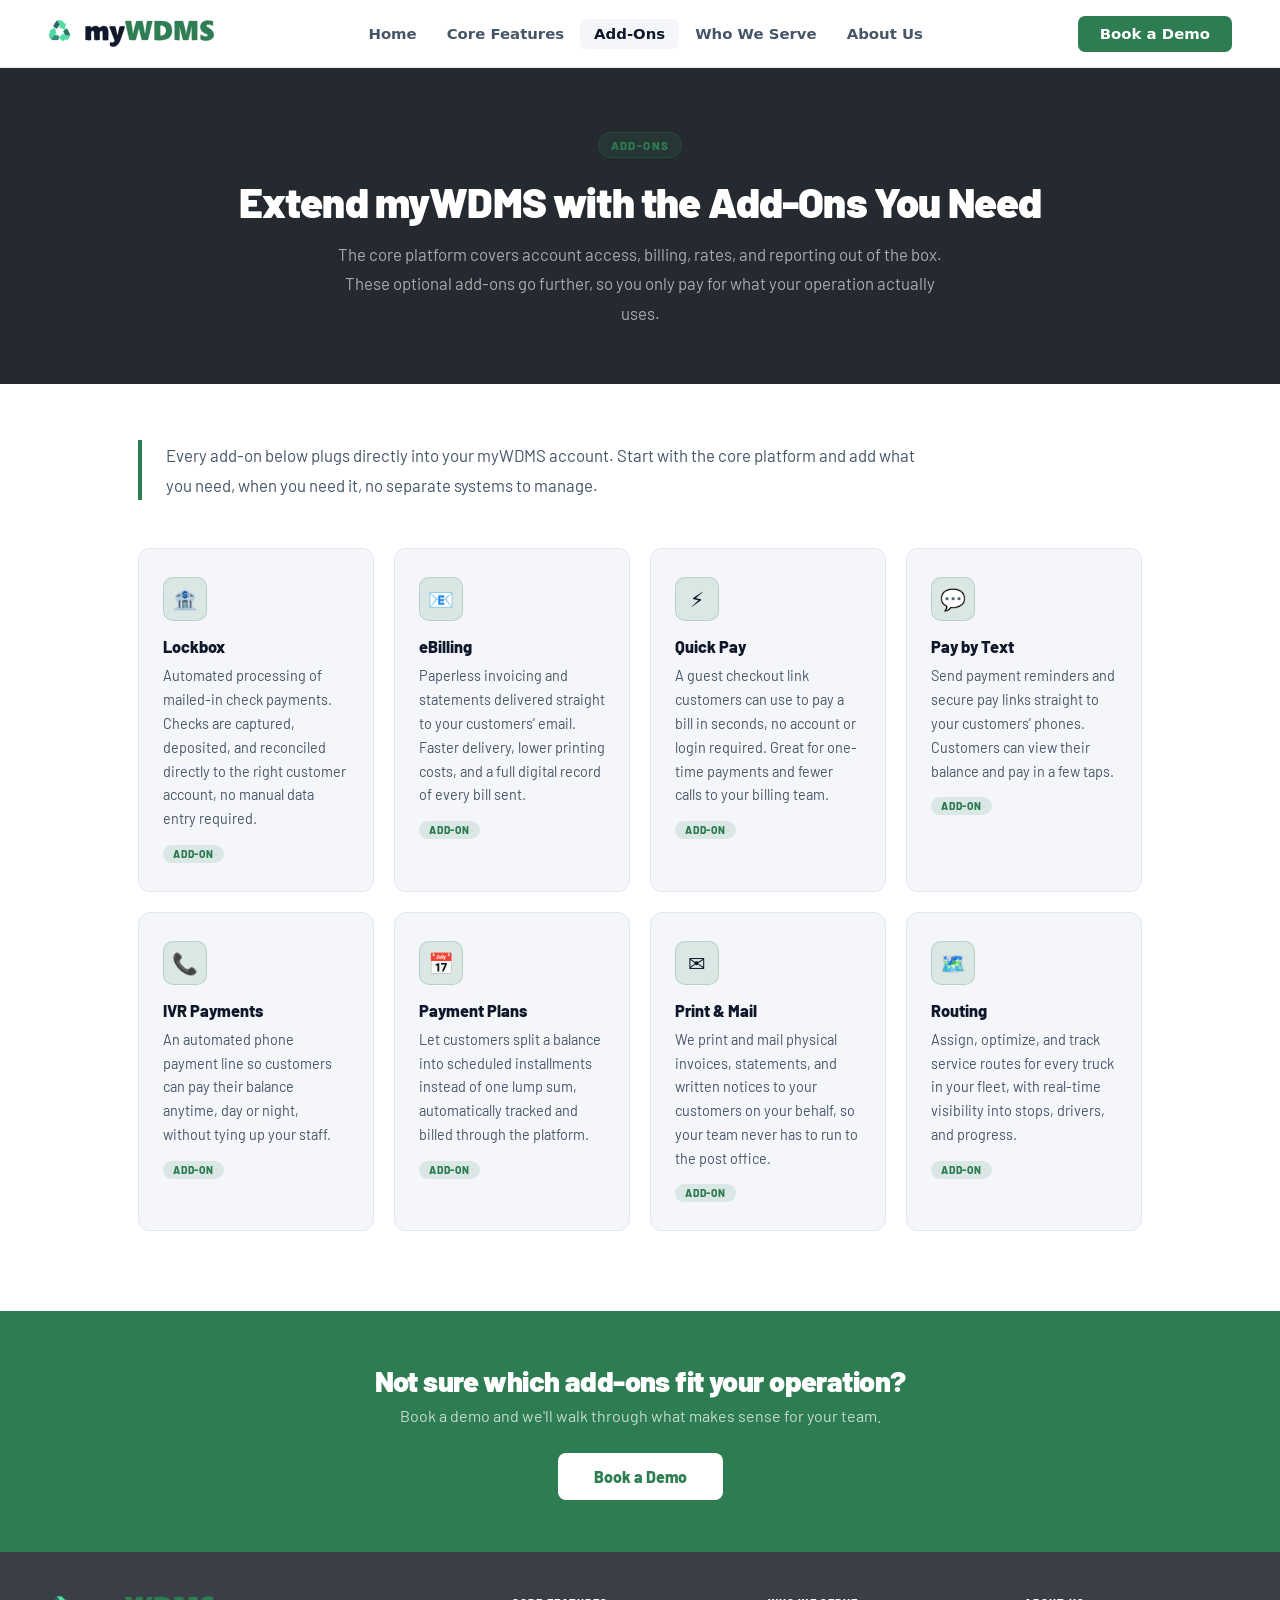
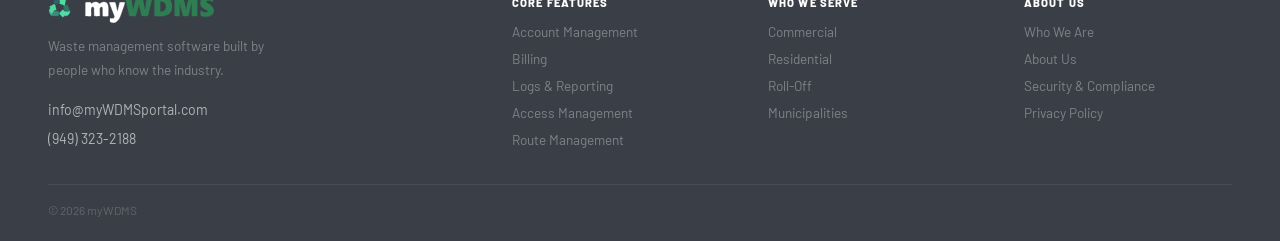
<file: add-ons.html>
<!DOCTYPE html>
<html lang="en">
<head>
    <meta charset="UTF-8">
    <meta name="viewport" content="width=device-width, initial-scale=1.0">
    <title>Add-Ons | myWDMS</title>
    <link rel="preconnect" href="https://fonts.googleapis.com">
    <link href="https://fonts.googleapis.com/css2?family=Barlow:ital,wght@0,400;0,600;0,700;0,800;0,900;1,400&display=swap" rel="stylesheet">
    <style>
        :root {
            --navy: #3A3F47;
            --navy-dark: #252A30;
            --teal: #2E7D52;
            --teal-light: rgba(46,125,82,0.12);
            --gray: #F4F6F9;
            --gray-mid: #e2e8f0;
            --text: #0f172a;
            --text-mid: #475569;
        }
        * { margin: 0; padding: 0; box-sizing: border-box; }
        html { scroll-behavior: smooth; }
        body { font-family: 'Barlow', system-ui, sans-serif; color: var(--text); background: #fff; }

        /* ── NAV ── */
        nav {
            position: sticky; top: 0; z-index: 100;
            background: rgba(255,255,255,0.97);
            border-bottom: 1px solid var(--gray-mid);
            padding: 0 48px; height: 68px;
            display: flex; align-items: center; justify-content: space-between;
            font-family: system-ui, sans-serif;
        }
        .logo { text-decoration: none; display: inline-flex; align-items: center; }
        .nav-links { display: flex; gap: 2px; list-style: none; }
        .nav-links a { text-decoration: none; color: var(--text-mid); font-weight: 600; font-size: 0.93rem; padding: 6px 14px; border-radius: 6px; transition: background 0.15s, color 0.15s; }
        .nav-links a:hover, .nav-links a.active { background: var(--gray); color: var(--text); }
        .nav-right { display: flex; gap: 10px; align-items: center; }
        .btn-text { background: none; border: none; font-weight: 600; font-size: 0.93rem; cursor: pointer; padding: 8px 12px; border-radius: 6px; color: var(--text-mid); font-family: inherit; }
        .btn-demo { background: var(--teal); color: #fff; border: none; padding: 9px 22px; border-radius: 7px; font-weight: 800; font-size: 0.93rem; cursor: pointer; font-family: system-ui, sans-serif; white-space: nowrap; transition: background 0.2s; }
        .btn-demo:hover { background: #1A5436; }

        /* ── HERO ── */
        .page-hero {
            background: var(--navy-dark);
            padding: 64px 48px 56px;
            text-align: center;
        }
        .hero-eyebrow {
            display: inline-block; font-size: 0.72rem; font-weight: 800;
            letter-spacing: 0.12em; text-transform: uppercase;
            color: var(--teal); background: rgba(46,125,82,0.15);
            border: 1px solid rgba(46,125,82,0.25);
            padding: 5px 12px; border-radius: 20px; margin-bottom: 20px;
        }
        .page-hero h1 {
            font-size: clamp(1.8rem, 3.5vw, 2.6rem); font-weight: 900; color: #fff;
            letter-spacing: -0.02em; line-height: 1.15; margin-bottom: 14px;
        }
        .page-hero p {
            font-size: 1.05rem; color: rgba(255,255,255,0.6); max-width: 620px; margin: 0 auto;
            line-height: 1.75;
        }

        /* ── CONTENT ── */
        .content-section { max-width: 1100px; margin: 0 auto; padding: 56px 48px 24px; }

        .addons-intro {
            font-size: 1.05rem; color: var(--text-mid); line-height: 1.8;
            border-left: 4px solid var(--teal);
            padding-left: 24px; margin-bottom: 48px; max-width: 780px;
        }

        .addon-grid {
            display: grid; grid-template-columns: repeat(4, 1fr); gap: 20px;
            padding-bottom: 56px;
        }
        .addon-card {
            background: var(--gray); border: 1px solid var(--gray-mid);
            border-radius: 12px; padding: 28px 24px;
            transition: border-color 0.2s, background 0.2s, transform 0.2s, box-shadow 0.2s;
            scroll-margin-top: 90px;
        }
        .addon-card:hover {
            background: #fff; border-color: var(--teal); transform: translateY(-3px);
            box-shadow: 0 8px 28px rgba(46,125,82,0.12);
        }
        .addon-icon {
            width: 44px; height: 44px; border-radius: 10px;
            background: var(--teal-light); border: 1px solid rgba(46,125,82,0.2);
            display: flex; align-items: center; justify-content: center;
            font-size: 1.3rem; margin-bottom: 16px;
        }
        .addon-card h3 { font-size: 1.02rem; font-weight: 800; color: var(--text); margin-bottom: 8px; }
        .addon-card p { font-size: 0.9rem; color: var(--text-mid); line-height: 1.65; }
        .addon-badge {
            display: inline-block; margin-top: 14px;
            font-size: 0.65rem; font-weight: 800; letter-spacing: 0.08em; text-transform: uppercase;
            color: var(--teal); background: rgba(46,125,82,0.12);
            padding: 3px 10px; border-radius: 20px;
        }

        /* ── CTA BAND ── */
        .cta-band { background: var(--teal); padding: 52px 48px; text-align: center; }
        .cta-band h2 { font-size: clamp(1.3rem, 2.5vw, 1.8rem); font-weight: 900; color: #fff; letter-spacing: -0.02em; margin-bottom: 8px; }
        .cta-band p { font-size: 1rem; color: rgba(255,255,255,0.72); margin-bottom: 28px; }
        .btn-cta { display: inline-block; background: #fff; color: var(--teal); padding: 14px 36px; border-radius: 8px; font-weight: 800; font-size: 1rem; text-decoration: none; transition: background 0.2s, color 0.2s; }
        .btn-cta:hover { background: var(--navy-dark); color: #fff; }

        /* ── FOOTER ── */
        footer { background: var(--navy); padding: 44px 48px 24px; }
        .footer-top { display: grid; grid-template-columns: 2fr 1fr 1fr 1fr; gap: 48px; padding-bottom: 28px; border-bottom: 1px solid rgba(255,255,255,0.07); }
        .footer-brand .logo { margin-bottom: 10px; }
        .footer-brand p { font-size: 0.85rem; color: rgba(255,255,255,0.35); line-height: 1.7; max-width: 230px; margin-bottom: 14px; }
        .footer-contact { font-size: 0.88rem; color: rgba(255,255,255,0.6); line-height: 2.1; }
        .footer-contact a { color: inherit; text-decoration: none; }
        .footer-contact a:hover { color: var(--teal); }
        .footer-col h4 { font-size: 0.7rem; font-weight: 800; letter-spacing: 0.1em; text-transform: uppercase; color: #fff; margin-bottom: 12px; }
        .footer-col ul { list-style: none; }
        .footer-col li { margin-bottom: 8px; }
        .footer-col a { font-size: 0.85rem; color: rgba(255,255,255,0.35); text-decoration: none; transition: color 0.2s; }
        .footer-col a:hover { color: var(--teal); }
        .footer-bottom { padding-top: 18px; font-size: 0.75rem; color: rgba(255,255,255,0.2); }

        /* ── SKIP LINK ── */
        .skip-link {
            position: absolute; left: 8px; top: -48px;
            background: var(--teal); color: white; text-decoration: none;
            font-family: system-ui, sans-serif; font-weight: 700; font-size: 0.9rem;
            padding: 10px 18px; border-radius: 6px; z-index: 1000;
            transition: top 0.15s;
        }
        .skip-link:focus { top: 8px; }

        /* ── MOBILE NAV ── */
        .hamburger { display: none; flex-direction: column; gap: 5px; background: none; border: none; cursor: pointer; padding: 6px; }
        .hamburger span { display: block; width: 22px; height: 2px; background: var(--text); border-radius: 2px; transition: all 0.25s; }
        .hamburger.open span:nth-child(1) { transform: translateY(7px) rotate(45deg); }
        .hamburger.open span:nth-child(2) { opacity: 0; }
        .hamburger.open span:nth-child(3) { transform: translateY(-7px) rotate(-45deg); }
        .mobile-menu { display: none; position: fixed; top: 68px; left: 0; right: 0; bottom: 0; background: #fff; z-index: 99; padding: 20px 24px 40px; flex-direction: column; gap: 2px; overflow-y: auto; }
        .mobile-menu.open { display: flex; }
        .mobile-menu a { text-decoration: none; font-weight: 700; font-size: 1.1rem; color: var(--text); padding: 13px 14px; border-radius: 8px; transition: background 0.15s; }
        .mobile-menu a:hover { background: var(--gray); }
        .mobile-menu .btn-demo { margin-top: 6px; padding: 15px; border-radius: 10px; font-size: 1rem; display: block; text-align: center; width: 100%; }

        @media (max-width: 900px) {
            nav { padding: 0 24px; }
            .nav-links, .nav-right { display: none; }
            .hamburger { display: flex; }
            .page-hero { padding: 48px 24px; }
            .content-section { padding: 48px 24px 24px; }
            .addon-grid { grid-template-columns: repeat(2, 1fr); }
            footer { padding: 36px 24px 20px; }
            .footer-top { grid-template-columns: 1fr; gap: 32px; }
        }
        @media (max-width: 560px) {
            .addon-grid { grid-template-columns: 1fr; }
        }
    </style>
</head>
<body>

<a href="#main" class="skip-link">Skip to content</a>

<!-- NAV -->
<nav>
    <a href="index.html" class="logo">
        <img src="logo-clean.svg" alt="myWDMS" height="28">
    </a>
    <ul class="nav-links">
        <li><a href="index.html">Home</a></li>
        <li><a href="features.html">Core Features</a></li>
        <li><a href="add-ons.html" class="active">Add-Ons</a></li>
        <li><a href="who-we-serve.html">Who We Serve</a></li>
        <li><a href="company.html">About Us</a></li>
    </ul>
    <div class="nav-right">
        <a href="demo.html" class="btn-demo" style="text-decoration:none">Book a Demo</a>
    </div>
    <button class="hamburger" id="hamburger" aria-label="Menu">
        <span></span><span></span><span></span>
    </button>
</nav>

<div class="mobile-menu" id="mobileMenu">
    <a href="index.html">Home</a>
    <a href="features.html">Core Features</a>
    <a href="add-ons.html">Add-Ons</a>
    <a href="who-we-serve.html">Who We Serve</a>
    <a href="company.html">About Us</a>
    <a href="demo.html" class="btn-demo" style="text-decoration:none">Book a Demo</a>
</div>

<!-- HERO -->
<section class="page-hero">
    <span class="hero-eyebrow">Add-Ons</span>
    <h1>Extend myWDMS with the Add-Ons You Need</h1>
    <p>The core platform covers account access, billing, rates, and reporting out of the box. These optional add-ons go further, so you only pay for what your operation actually uses.</p>
</section>

<main id="main">
<!-- CONTENT -->
<div class="content-section">

    <p class="addons-intro">Every add-on below plugs directly into your myWDMS account. Start with the core platform and add what you need, when you need it, no separate systems to manage.</p>

    <div class="addon-grid">
        <div class="addon-card" id="lockbox">
            <div class="addon-icon">🏦</div>
            <h3>Lockbox</h3>
            <p>Automated processing of mailed-in check payments. Checks are captured, deposited, and reconciled directly to the right customer account, no manual data entry required.</p>
            <span class="addon-badge">Add-On</span>
        </div>
        <div class="addon-card" id="ebilling">
            <div class="addon-icon">📧</div>
            <h3>eBilling</h3>
            <p>Paperless invoicing and statements delivered straight to your customers' email. Faster delivery, lower printing costs, and a full digital record of every bill sent.</p>
            <span class="addon-badge">Add-On</span>
        </div>
        <div class="addon-card" id="quick-pay">
            <div class="addon-icon">⚡</div>
            <h3>Quick Pay</h3>
            <p>A guest checkout link customers can use to pay a bill in seconds, no account or login required. Great for one-time payments and fewer calls to your billing team.</p>
            <span class="addon-badge">Add-On</span>
        </div>
        <div class="addon-card" id="pay-by-text">
            <div class="addon-icon">💬</div>
            <h3>Pay by Text</h3>
            <p>Send payment reminders and secure pay links straight to your customers' phones. Customers can view their balance and pay in a few taps.</p>
            <span class="addon-badge">Add-On</span>
        </div>
        <div class="addon-card" id="ivr-payments">
            <div class="addon-icon">📞</div>
            <h3>IVR Payments</h3>
            <p>An automated phone payment line so customers can pay their balance anytime, day or night, without tying up your staff.</p>
            <span class="addon-badge">Add-On</span>
        </div>
        <div class="addon-card" id="payment-plans">
            <div class="addon-icon">📅</div>
            <h3>Payment Plans</h3>
            <p>Let customers split a balance into scheduled installments instead of one lump sum, automatically tracked and billed through the platform.</p>
            <span class="addon-badge">Add-On</span>
        </div>
        <div class="addon-card" id="print-mail">
            <div class="addon-icon">✉️</div>
            <h3>Print &amp; Mail</h3>
            <p>We print and mail physical invoices, statements, and written notices to your customers on your behalf, so your team never has to run to the post office.</p>
            <span class="addon-badge">Add-On</span>
        </div>
        <div class="addon-card" id="routing">
            <div class="addon-icon">🗺️</div>
            <h3>Routing</h3>
            <p>Assign, optimize, and track service routes for every truck in your fleet, with real-time visibility into stops, drivers, and progress.</p>
            <span class="addon-badge">Add-On</span>
        </div>
    </div>

</div>
</main>

<!-- CTA -->
<section class="cta-band">
    <h2>Not sure which add-ons fit your operation?</h2>
    <p>Book a demo and we'll walk through what makes sense for your team.</p>
    <a href="demo.html" class="btn-cta">Book a Demo</a>
</section>

<!-- FOOTER -->
<footer>
    <div class="footer-top">
        <div class="footer-brand">
            <a href="index.html" class="logo" style="text-decoration:none;">
                <img src="logo-dark.svg" alt="myWDMS" height="28">
            </a>
            <p>Waste management software built by people who know the industry.</p>
            <div class="footer-contact">
                <div><a href="mailto:info@myWDMSportal.com">info@myWDMSportal.com</a></div>
                <div><a href="tel:+19493232188">(949) 323-2188</a></div>
            </div>
        </div>
        <div class="footer-col">
            <h4>Core Features</h4>
            <ul>
                <li><a href="features.html#accounts">Account Management</a></li>
                <li><a href="features.html#billing">Billing</a></li>
                <li><a href="features.html#reporting">Logs &amp; Reporting</a></li>
                <li><a href="features.html#access">Access Management</a></li>
                <li><a href="features.html#routes">Route Management</a></li>
            </ul>
        </div>
        <div class="footer-col">
            <h4>Who We Serve</h4>
            <ul>
                <li><a href="who-we-serve.html">Commercial</a></li>
                <li><a href="who-we-serve.html">Residential</a></li>
                <li><a href="who-we-serve.html">Roll-Off</a></li>
                <li><a href="who-we-serve.html">Municipalities</a></li>
            </ul>
        </div>
        <div class="footer-col">
            <h4>About Us</h4>
            <ul>
                <li><a href="who-we-are.html">Who We Are</a></li>
                <li><a href="company.html">About Us</a></li>
                <li><a href="compliance.html">Security &amp; Compliance</a></li>
                <li><a href="privacy.html">Privacy Policy</a></li>
            </ul>
        </div>
    </div>
    <div class="footer-bottom">© 2026 myWDMS</div>
</footer>

<script>
    var hamburger = document.getElementById('hamburger');
    var mobileMenu = document.getElementById('mobileMenu');
    hamburger.addEventListener('click', function () {
        hamburger.classList.toggle('open');
        mobileMenu.classList.toggle('open');
        document.body.style.overflow = mobileMenu.classList.contains('open') ? 'hidden' : '';
    });
</script>

</body>
</html>
</file>
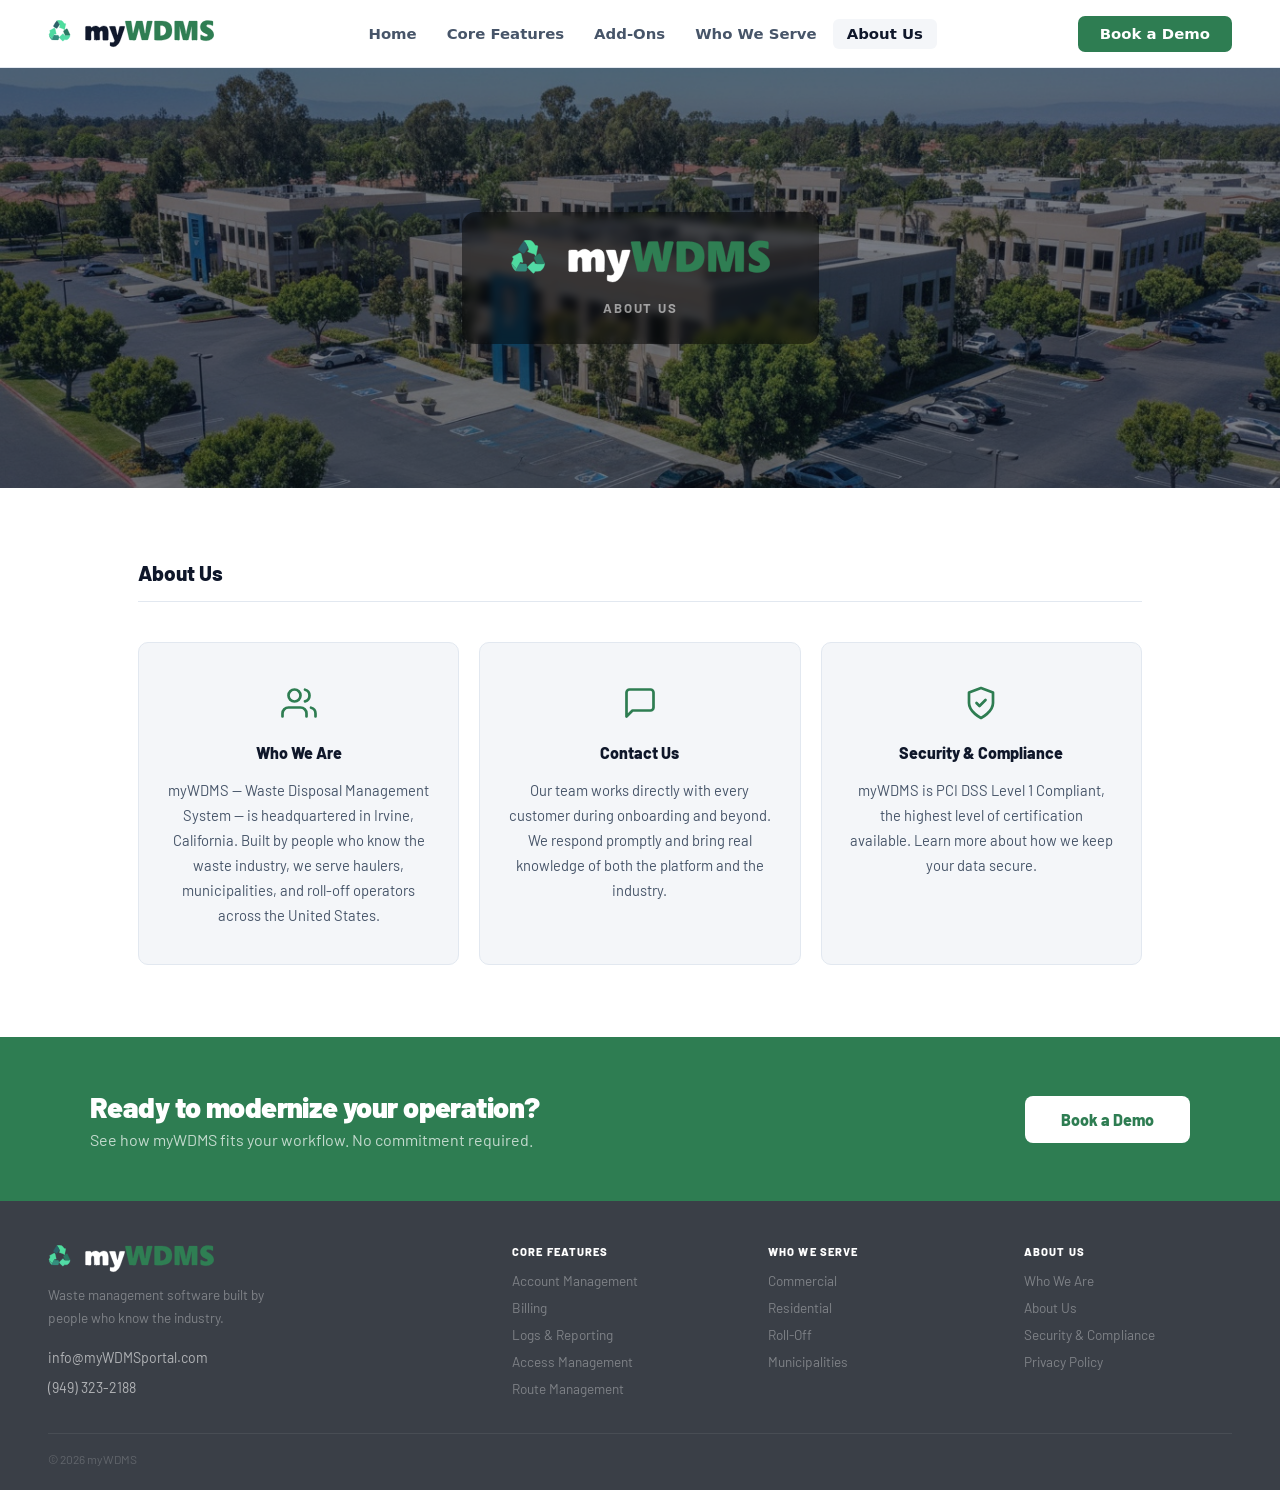
<file: company.html>
<!DOCTYPE html>
<html lang="en">
<head>
    <meta charset="UTF-8">
    <meta name="viewport" content="width=device-width, initial-scale=1.0">
    <title>About Us | myWDMS</title>
    <link rel="preconnect" href="https://fonts.googleapis.com">
    <link href="https://fonts.googleapis.com/css2?family=Barlow:ital,wght@0,400;0,600;0,700;0,800;0,900;1,400&display=swap" rel="stylesheet">
    <style>
        :root {
            --navy: #3A3F47;
            --navy-dark: #252A30;
            --teal: #2E7D52;
            --teal-light: rgba(46,125,82,0.12);
            --gray: #F4F6F9;
            --gray-mid: #e2e8f0;
            --text: #0f172a;
            --text-mid: #475569;
        }
        * { margin: 0; padding: 0; box-sizing: border-box; }
        html { scroll-behavior: smooth; }
        body { font-family: 'Barlow', system-ui, sans-serif; color: var(--text); background: #fff; }

        /* ── NAV ── */
        nav {
            position: sticky; top: 0; z-index: 100;
            background: rgba(255,255,255,0.97);
            border-bottom: 1px solid var(--gray-mid);
            padding: 0 48px; height: 68px;
            display: flex; align-items: center; justify-content: space-between;
            font-family: system-ui, sans-serif;
        }
        .logo { text-decoration: none; display: inline-flex; align-items: center; }
        .nav-links { display: flex; gap: 2px; list-style: none; }
        .nav-links a { text-decoration: none; color: var(--text-mid); font-weight: 600; font-size: 0.93rem; padding: 6px 14px; border-radius: 6px; transition: background 0.15s, color 0.15s; }
        .nav-links a:hover, .nav-links a.active { background: var(--gray); color: var(--text); }
        .nav-right { display: flex; gap: 10px; align-items: center; }
        .btn-text { background: none; border: none; font-weight: 600; font-size: 0.93rem; cursor: pointer; padding: 8px 12px; border-radius: 6px; color: var(--text-mid); font-family: inherit; }
        .btn-demo { background: var(--teal); color: #fff; border: none; padding: 9px 22px; border-radius: 7px; font-weight: 800; font-size: 0.93rem; cursor: pointer; font-family: system-ui, sans-serif; white-space: nowrap; transition: background 0.2s; }
        .btn-demo:hover { background: #1A5436; }

        /* ── HERO ── */
        .page-hero {
            position: relative; min-height: 420px;
            display: flex; align-items: center; justify-content: center;
            overflow: hidden;
        }
        .page-hero-bg {
            position: absolute; inset: 0;
            background: url('company-hero.jpg') center / cover no-repeat;
        }
        .page-hero-bg::after {
            content: ''; position: absolute; inset: 0;
            background: rgba(10,16,30,0.55);
        }
        .page-hero-brand {
            position: relative; z-index: 1;
            display: flex; flex-direction: column; align-items: center; gap: 16px;
            background: rgba(0,0,0,0.45);
            padding: 28px 48px; border-radius: 14px;
            backdrop-filter: blur(4px);
        }
        .page-hero-logo {
            display: flex; align-items: center; gap: 12px;
            font-size: clamp(2rem, 4vw, 2.8rem); font-weight: 900; color: #fff;
            letter-spacing: -0.03em;
        }
        .page-hero-logo em { color: var(--teal); font-style: normal; }
        .page-hero-tagline {
            position: relative; z-index: 1;
            font-size: 0.82rem; font-weight: 700; letter-spacing: 0.14em;
            text-transform: uppercase; color: rgba(255,255,255,0.55);
        }

        /* ── ABOUT SECTION ── */
        .about-section { padding: 72px 48px; max-width: 1100px; margin: 0 auto; }
        .section-heading {
            font-size: 1.3rem; font-weight: 800; color: var(--text);
            padding-bottom: 16px;
            border-bottom: 1px solid var(--gray-mid);
            margin-bottom: 40px;
        }
        .cards-grid {
            display: grid; grid-template-columns: repeat(3, 1fr); gap: 20px;
        }
        .about-card {
            background: var(--gray); border-radius: 10px; padding: 36px 28px;
            border: 1px solid var(--gray-mid); text-align: center;
            display: flex; flex-direction: column; align-items: center; gap: 16px;
        }
        .about-card.linkable {
            transition: background 0.22s, border-color 0.22s, box-shadow 0.22s;
            cursor: pointer;
        }
        .about-card.linkable:hover {
            background: var(--teal); border-color: var(--teal);
            box-shadow: 0 8px 32px rgba(46,125,82,0.25);
        }
        .about-card-icon {
            width: 48px; height: 48px; color: var(--teal);
            display: flex; align-items: center; justify-content: center;
            transition: color 0.22s;
        }
        .about-card.linkable:hover .about-card-icon { color: #fff; }
        .about-card h3 { font-size: 1rem; font-weight: 800; color: var(--text); transition: color 0.22s; }
        .about-card.linkable:hover h3 { color: #fff; }
        .about-card p { font-size: 0.92rem; color: var(--text-mid); line-height: 1.7; transition: color 0.22s; }
        .about-card.linkable:hover p { color: rgba(255,255,255,0.82); }

        /* ── GET STARTED ── */
        .get-started { background: var(--teal); padding: 52px 48px; }
        .get-started-inner { max-width: 1100px; margin: 0 auto; display: flex; align-items: center; justify-content: space-between; gap: 32px; flex-wrap: wrap; }
        .get-started h2 { font-size: clamp(1.3rem, 2.5vw, 1.8rem); font-weight: 900; color: #fff; letter-spacing: -0.02em; margin-bottom: 6px; }
        .get-started p { font-size: 1rem; color: rgba(255,255,255,0.72); }
        .btn-get-started { background: #fff; color: var(--teal); border: none; padding: 14px 36px; border-radius: 8px; font-weight: 800; font-size: 1rem; cursor: pointer; font-family: inherit; white-space: nowrap; transition: background 0.2s, color 0.2s; flex-shrink: 0; }
        .btn-get-started:hover { background: var(--navy-dark); color: #fff; }

        /* ── FOOTER ── */
        footer { background: var(--navy); padding: 44px 48px 24px; }
        .footer-top { display: grid; grid-template-columns: 2fr 1fr 1fr 1fr; gap: 48px; padding-bottom: 28px; border-bottom: 1px solid rgba(255,255,255,0.07); }
        .footer-brand .logo { margin-bottom: 10px; }
        .footer-brand p { font-size: 0.85rem; color: rgba(255,255,255,0.35); line-height: 1.7; max-width: 230px; margin-bottom: 14px; }
        .footer-contact { font-size: 0.88rem; color: rgba(255,255,255,0.6); line-height: 2.1; }
        .footer-contact a { color: inherit; text-decoration: none; }
        .footer-contact a:hover { color: var(--teal); }
        .footer-col h4 { font-size: 0.7rem; font-weight: 800; letter-spacing: 0.1em; text-transform: uppercase; color: #fff; margin-bottom: 12px; }
        .footer-col ul { list-style: none; }
        .footer-col li { margin-bottom: 8px; }
        .footer-col a { font-size: 0.85rem; color: rgba(255,255,255,0.35); text-decoration: none; transition: color 0.2s; }
        .footer-col a:hover { color: var(--teal); }
        .footer-bottom { padding-top: 18px; font-size: 0.75rem; color: rgba(255,255,255,0.2); }

        /* ── SKIP LINK ── */
        .skip-link {
            position: absolute; left: 8px; top: -48px;
            background: var(--teal); color: white; text-decoration: none;
            font-family: system-ui, sans-serif; font-weight: 700; font-size: 0.9rem;
            padding: 10px 18px; border-radius: 6px; z-index: 1000;
            transition: top 0.15s;
        }
        .skip-link:focus { top: 8px; }

        /* ── MOBILE NAV ── */
        .hamburger { display: none; flex-direction: column; gap: 5px; background: none; border: none; cursor: pointer; padding: 6px; }
        .hamburger span { display: block; width: 22px; height: 2px; background: var(--text); border-radius: 2px; transition: all 0.25s; }
        .hamburger.open span:nth-child(1) { transform: translateY(7px) rotate(45deg); }
        .hamburger.open span:nth-child(2) { opacity: 0; }
        .hamburger.open span:nth-child(3) { transform: translateY(-7px) rotate(-45deg); }
        .mobile-menu { display: none; position: fixed; top: 68px; left: 0; right: 0; bottom: 0; background: #fff; z-index: 99; padding: 20px 24px 40px; flex-direction: column; gap: 2px; overflow-y: auto; }
        .mobile-menu.open { display: flex; }
        .mobile-menu a { text-decoration: none; font-weight: 700; font-size: 1.1rem; color: var(--text); padding: 13px 14px; border-radius: 8px; transition: background 0.15s; }
        .mobile-menu a:hover { background: var(--gray); }
        .mobile-menu .btn-demo { margin-top: 6px; padding: 15px; border-radius: 10px; font-size: 1rem; display: block; text-align: center; width: 100%; }

        @media (max-width: 900px) {
            nav { padding: 0 24px; }
            .nav-links, .nav-right { display: none; }
            .hamburger { display: flex; }
            .about-section { padding: 48px 24px; }
            .cards-grid { grid-template-columns: 1fr; }
            footer { padding: 36px 24px 20px; }
            .footer-top { grid-template-columns: 1fr; gap: 32px; }
        }
    </style>
</head>
<body>

<a href="#main" class="skip-link">Skip to content</a>

<!-- NAV -->
<nav>
    <a href="index.html" class="logo">
        <img src="logo-clean.svg" alt="myWDMS" height="28">
    </a>
    <ul class="nav-links">
        <li><a href="index.html">Home</a></li>
        <li><a href="features.html">Core Features</a></li>
        <li><a href="add-ons.html">Add-Ons</a></li>
        <li><a href="who-we-serve.html">Who We Serve</a></li>
        <li><a href="company.html" class="active">About Us</a></li>
    </ul>
    <div class="nav-right">
        <a href="demo.html" class="btn-demo" style="text-decoration:none">Book a Demo</a>
    </div>
    <button class="hamburger" id="hamburger" aria-label="Menu">
        <span></span><span></span><span></span>
    </button>
</nav>

<div class="mobile-menu" id="mobileMenu">
    <a href="index.html">Home</a>
    <a href="features.html">Core Features</a>
    <a href="add-ons.html">Add-Ons</a>
    <a href="who-we-serve.html">Who We Serve</a>
    <a href="company.html">About Us</a>
    <a href="demo.html" class="btn-demo" style="text-decoration:none">Book a Demo</a>
</div>

<!-- HERO -->
<section class="page-hero">
    <div class="page-hero-bg"></div>
    <div class="page-hero-brand">
        <div class="page-hero-logo">
            <img src="logo-dark.svg" alt="myWDMS" height="44">
        </div>
        <div class="page-hero-tagline">About Us</div>
    </div>
</section>

<main id="main">
<!-- ABOUT -->
<div class="about-section">
    <h2 class="section-heading">About Us</h2>
    <div class="cards-grid">
        <a href="who-we-are.html" class="about-card linkable" style="text-decoration:none;color:inherit;">
            <div class="about-card-icon">
                <svg width="36" height="36" viewBox="0 0 24 24" fill="none" stroke="currentColor" stroke-width="1.8" stroke-linecap="round" stroke-linejoin="round"><path d="M17 21v-2a4 4 0 0 0-4-4H5a4 4 0 0 0-4 4v2"/><circle cx="9" cy="7" r="4"/><path d="M23 21v-2a4 4 0 0 0-3-3.87"/><path d="M16 3.13a4 4 0 0 1 0 7.75"/></svg>
            </div>
            <h3>Who We Are</h3>
            <p>myWDMS — Waste Disposal Management System — is headquartered in Irvine, California. Built by people who know the waste industry, we serve haulers, municipalities, and roll-off operators across the United States.</p>
        </a>
        <a href="demo.html" class="about-card linkable" style="text-decoration:none;color:inherit;">
            <div class="about-card-icon">
                <svg width="36" height="36" viewBox="0 0 24 24" fill="none" stroke="currentColor" stroke-width="1.8" stroke-linecap="round" stroke-linejoin="round"><path d="M21 15a2 2 0 0 1-2 2H7l-4 4V5a2 2 0 0 1 2-2h14a2 2 0 0 1 2 2z"/></svg>
            </div>
            <h3>Contact Us</h3>
            <p>Our team works directly with every customer during onboarding and beyond. We respond promptly and bring real knowledge of both the platform and the industry.</p>
        </a>
        <a href="compliance.html" class="about-card linkable" style="text-decoration:none;color:inherit;">
            <div class="about-card-icon">
                <svg width="36" height="36" viewBox="0 0 24 24" fill="none" stroke="currentColor" stroke-width="1.8" stroke-linecap="round" stroke-linejoin="round"><path d="M12 22s8-4 8-10V5l-8-3-8 3v7c0 6 8 10 8 10z"/><polyline points="9 12 11 14 15 10"/></svg>
            </div>
            <h3>Security &amp; Compliance</h3>
            <p>myWDMS is PCI DSS Level 1 Compliant, the highest level of certification available. Learn more about how we keep your data secure.</p>
        </a>
    </div>
</div>

<!-- GET STARTED BANNER -->
<section class="get-started">
    <div class="get-started-inner">
        <div>
            <h2>Ready to modernize your operation?</h2>
            <p>See how myWDMS fits your workflow. No commitment required.</p>
        </div>
        <a href="demo.html" class="btn-get-started" style="text-decoration:none">Book a Demo</a>
    </div>
</section>
</main>

<!-- FOOTER -->
<footer>
    <div class="footer-top">
        <div class="footer-brand">
            <a href="index.html" class="logo" style="text-decoration:none;">
                <img src="logo-dark.svg" alt="myWDMS" height="28">
            </a>
            <p>Waste management software built by people who know the industry.</p>
            <div class="footer-contact">
                <div><a href="mailto:info@myWDMSportal.com">info@myWDMSportal.com</a></div>
                <div><a href="tel:+19493232188">(949) 323-2188</a></div>
            </div>
        </div>
        <div class="footer-col">
            <h4>Core Features</h4>
            <ul>
                <li><a href="features.html#accounts">Account Management</a></li>
                <li><a href="features.html#billing">Billing</a></li>
                <li><a href="features.html#reporting">Logs &amp; Reporting</a></li>
                <li><a href="features.html#access">Access Management</a></li>
                <li><a href="features.html#routes">Route Management</a></li>
            </ul>
        </div>
        <div class="footer-col">
            <h4>Who We Serve</h4>
            <ul>
                <li><a href="who-we-serve.html">Commercial</a></li>
                <li><a href="who-we-serve.html">Residential</a></li>
                <li><a href="who-we-serve.html">Roll-Off</a></li>
                <li><a href="who-we-serve.html">Municipalities</a></li>
            </ul>
        </div>
        <div class="footer-col">
            <h4>About Us</h4>
            <ul>
                <li><a href="who-we-are.html">Who We Are</a></li>
                <li><a href="company.html">About Us</a></li>
                <li><a href="compliance.html">Security &amp; Compliance</a></li>
                <li><a href="privacy.html">Privacy Policy</a></li>
            </ul>
        </div>
    </div>
    <div class="footer-bottom">© 2026 myWDMS</div>
</footer>

<script>
    var hamburger = document.getElementById('hamburger');
    var mobileMenu = document.getElementById('mobileMenu');
    hamburger.addEventListener('click', function () {
        hamburger.classList.toggle('open');
        mobileMenu.classList.toggle('open');
        document.body.style.overflow = mobileMenu.classList.contains('open') ? 'hidden' : '';
    });
</script>

</body>
</html>
</file>
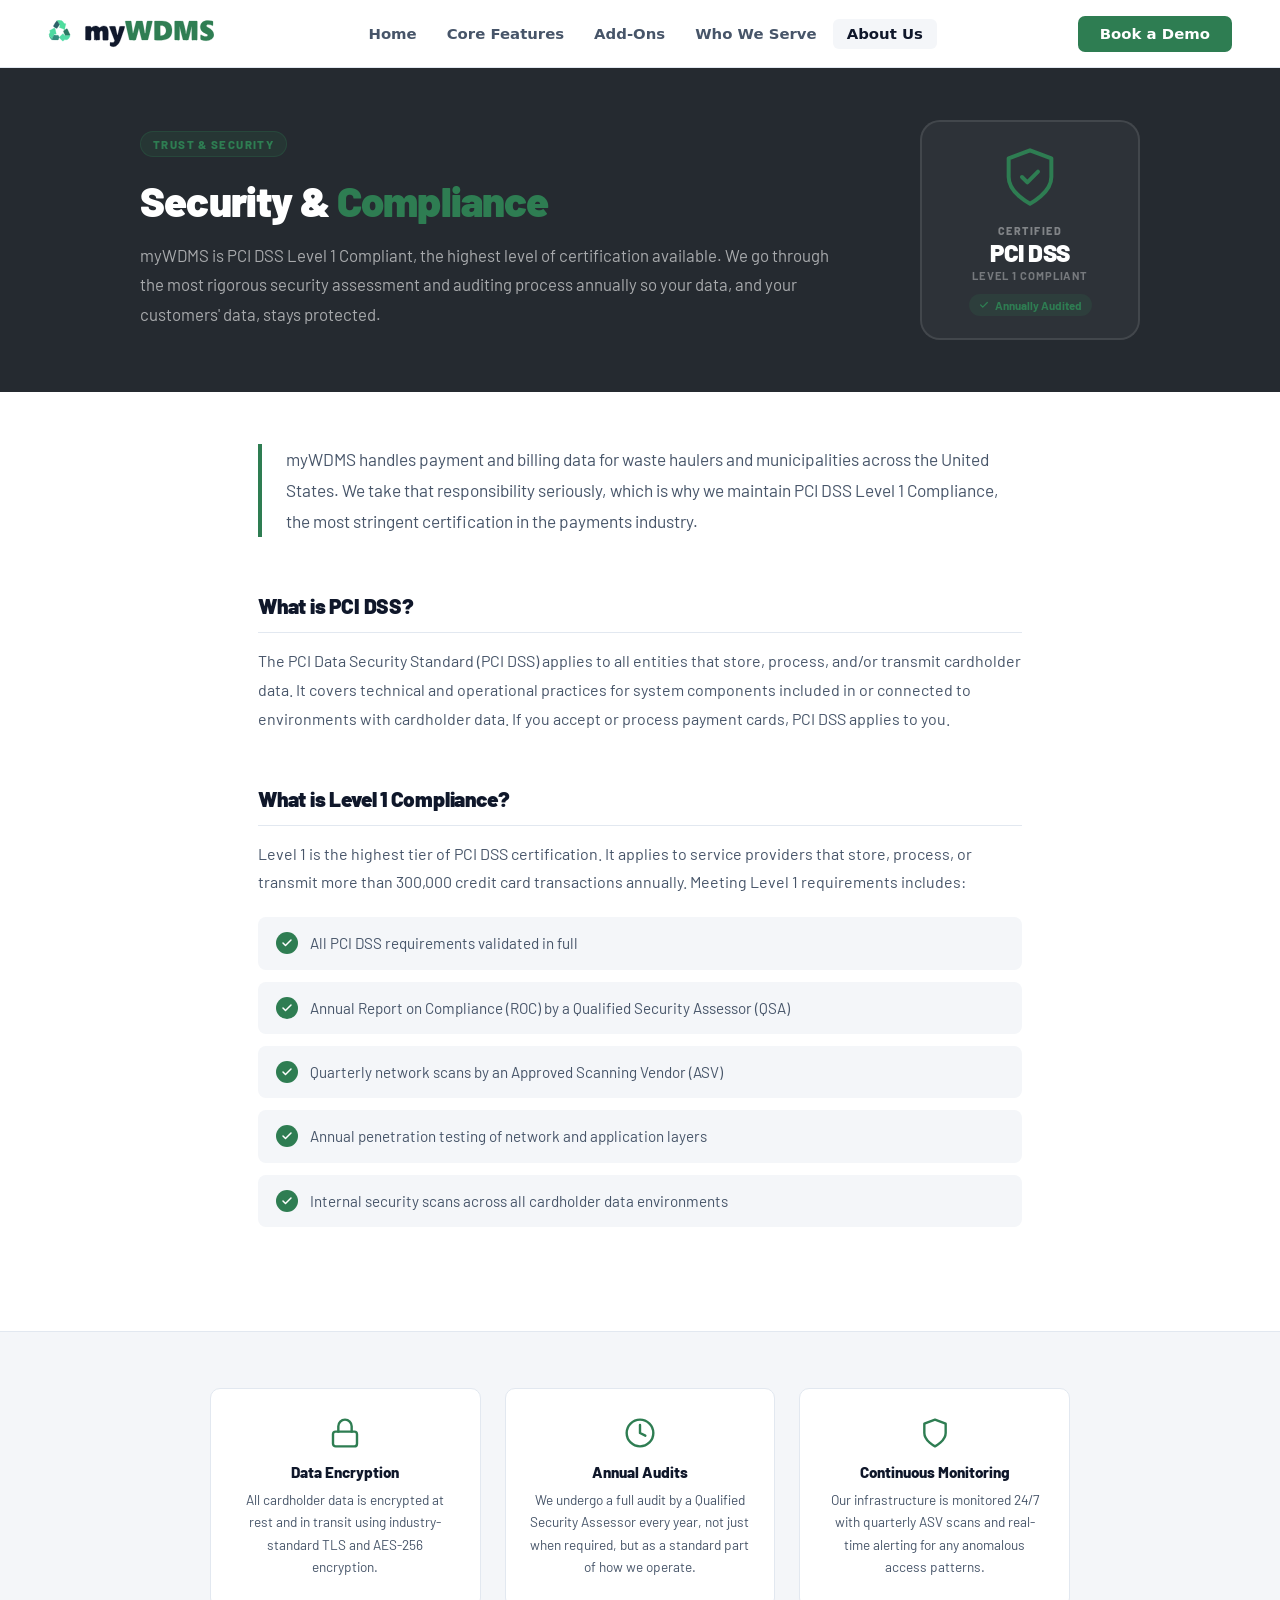
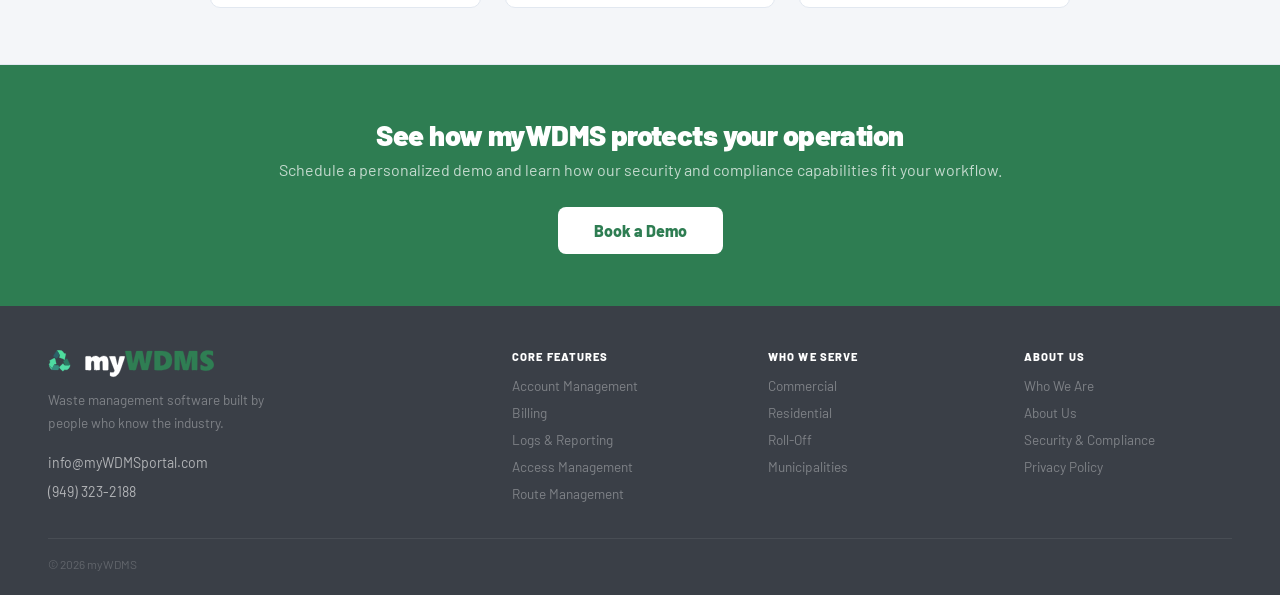
<file: compliance.html>
<!DOCTYPE html>
<html lang="en">
<head>
    <meta charset="UTF-8">
    <meta name="viewport" content="width=device-width, initial-scale=1.0">
    <title>Security &amp; Compliance | myWDMS</title>
    <link rel="preconnect" href="https://fonts.googleapis.com">
    <link href="https://fonts.googleapis.com/css2?family=Barlow:ital,wght@0,400;0,600;0,700;0,800;0,900;1,400&display=swap" rel="stylesheet">
    <style>
        :root {
            --navy: #3A3F47;
            --navy-dark: #252A30;
            --teal: #2E7D52;
            --teal-light: rgba(46,125,82,0.12);
            --gray: #F4F6F9;
            --gray-mid: #e2e8f0;
            --text: #0f172a;
            --text-mid: #475569;
        }
        * { margin: 0; padding: 0; box-sizing: border-box; }
        html { scroll-behavior: smooth; }
        body { font-family: 'Barlow', system-ui, sans-serif; color: var(--text); background: #fff; }

        /* ── NAV ── */
        nav {
            position: sticky; top: 0; z-index: 100;
            background: rgba(255,255,255,0.97);
            border-bottom: 1px solid var(--gray-mid);
            padding: 0 48px; height: 68px;
            display: flex; align-items: center; justify-content: space-between;
            font-family: system-ui, sans-serif;
        }
        .logo { text-decoration: none; display: inline-flex; align-items: center; }
        .nav-links { display: flex; gap: 2px; list-style: none; }
        .nav-links a { text-decoration: none; color: var(--text-mid); font-weight: 600; font-size: 0.93rem; padding: 6px 14px; border-radius: 6px; transition: background 0.15s, color 0.15s; }
        .nav-links a:hover, .nav-links a.active { background: var(--gray); color: var(--text); }
        .nav-right { display: flex; gap: 10px; align-items: center; }
        .btn-text { background: none; border: none; font-weight: 600; font-size: 0.93rem; cursor: pointer; padding: 8px 12px; border-radius: 6px; color: var(--text-mid); font-family: inherit; }
        .btn-demo { background: var(--teal); color: #fff; border: none; padding: 9px 22px; border-radius: 7px; font-weight: 800; font-size: 0.93rem; cursor: pointer; font-family: system-ui, sans-serif; white-space: nowrap; transition: background 0.2s; }
        .btn-demo:hover { background: #1A5436; }

        /* ── HERO ── */
        .page-hero {
            background: var(--navy-dark);
            padding: 52px 48px;
            display: flex; align-items: center; justify-content: center;
        }
        .hero-inner {
            display: flex; align-items: center; gap: 72px;
            max-width: 1000px; width: 100%;
        }
        .hero-text { flex: 1; }
        .hero-eyebrow {
            display: inline-block; font-size: 0.72rem; font-weight: 800;
            letter-spacing: 0.12em; text-transform: uppercase;
            color: var(--teal); background: rgba(46,125,82,0.15);
            border: 1px solid rgba(46,125,82,0.25);
            padding: 5px 12px; border-radius: 20px; margin-bottom: 20px;
        }
        .hero-text h1 {
            font-size: clamp(1.8rem, 3.5vw, 2.6rem); font-weight: 900; color: #fff;
            letter-spacing: -0.02em; line-height: 1.15; margin-bottom: 16px;
        }
        .hero-text h1 em { color: var(--teal); font-style: normal; }
        .hero-text p { font-size: 1.05rem; color: rgba(255,255,255,0.6); line-height: 1.75; }

        /* PCI Badge visual */
        .pci-badge {
            flex-shrink: 0;
            width: 220px; height: 220px;
            background: rgba(255,255,255,0.04);
            border: 2px solid rgba(255,255,255,0.1);
            border-radius: 20px;
            display: flex; flex-direction: column;
            align-items: center; justify-content: center; gap: 12px;
            padding: 28px;
        }
        .pci-badge-shield {
            color: var(--teal);
        }
        .pci-badge-label {
            text-align: center;
        }
        .pci-badge-label .level {
            font-size: 0.68rem; font-weight: 800; letter-spacing: 0.14em;
            text-transform: uppercase; color: rgba(255,255,255,0.4);
            margin-bottom: 4px;
        }
        .pci-badge-label .standard {
            font-size: 1.5rem; font-weight: 900; color: #fff;
            letter-spacing: -0.02em; line-height: 1;
        }
        .pci-badge-label .standard em { color: #fff; font-style: normal; }
        .pci-badge-label .sublabel {
            font-size: 0.7rem; font-weight: 700; color: rgba(255,255,255,0.35);
            text-transform: uppercase; letter-spacing: 0.08em; margin-top: 4px;
        }
        .pci-badge-check {
            display: flex; align-items: center; gap: 6px;
            font-size: 0.72rem; font-weight: 700; color: var(--teal);
            background: rgba(46,125,82,0.15); border-radius: 20px;
            padding: 4px 10px;
        }

        /* ── CONTENT ── */
        .content-section { max-width: 860px; margin: 0 auto; padding: 52px 48px; }

        .compliance-intro {
            font-size: 1.08rem; color: var(--text-mid); line-height: 1.8;
            border-left: 4px solid var(--teal);
            padding-left: 24px; margin-bottom: 56px;
        }

        .compliance-block { margin-bottom: 52px; }
        .compliance-block h2 {
            font-size: 1.3rem; font-weight: 900; color: var(--text);
            letter-spacing: -0.01em; margin-bottom: 14px;
            padding-bottom: 14px; border-bottom: 1px solid var(--gray-mid);
        }
        .compliance-block p {
            font-size: 1rem; color: var(--text-mid); line-height: 1.8;
        }

        .requirements-list {
            list-style: none; margin-top: 20px;
            display: flex; flex-direction: column; gap: 12px;
        }
        .requirements-list li {
            display: flex; align-items: flex-start; gap: 12px;
            background: var(--gray); border-radius: 8px; padding: 14px 18px;
            font-size: 0.95rem; color: var(--text-mid); line-height: 1.6;
        }
        .req-icon {
            flex-shrink: 0; width: 22px; height: 22px;
            background: var(--teal); border-radius: 50%;
            display: flex; align-items: center; justify-content: center;
            margin-top: 1px;
        }
        .req-icon svg { width: 12px; height: 12px; }

        /* ── ASSURANCE BAND ── */
        .assurance-band {
            background: var(--gray); padding: 56px 48px;
            border-top: 1px solid var(--gray-mid);
            border-bottom: 1px solid var(--gray-mid);
        }
        .assurance-inner {
            max-width: 860px; margin: 0 auto;
            display: grid; grid-template-columns: repeat(3, 1fr); gap: 24px;
        }
        .assurance-item {
            background: #fff; border-radius: 10px; padding: 28px 24px;
            border: 1px solid var(--gray-mid); text-align: center;
        }
        .assurance-icon { color: var(--teal); margin-bottom: 14px; display: flex; justify-content: center; }
        .assurance-item h3 { font-size: 0.95rem; font-weight: 800; color: var(--text); margin-bottom: 8px; }
        .assurance-item p { font-size: 0.85rem; color: var(--text-mid); line-height: 1.65; }

        /* ── FOOTER ── */
        /* ── CTA BAND ── */
        .cta-band { background: var(--teal); padding: 52px 48px; text-align: center; }
        .cta-band h2 { font-size: clamp(1.3rem, 2.5vw, 1.8rem); font-weight: 900; color: #fff; letter-spacing: -0.02em; margin-bottom: 8px; }
        .cta-band p { font-size: 1rem; color: rgba(255,255,255,0.72); margin-bottom: 28px; }
        .btn-cta { display: inline-block; background: #fff; color: var(--teal); padding: 14px 36px; border-radius: 8px; font-weight: 800; font-size: 1rem; text-decoration: none; transition: background 0.2s, color 0.2s; }
        .btn-cta:hover { background: var(--navy-dark); color: #fff; }

        footer { background: var(--navy); padding: 44px 48px 24px; }
        .footer-top { display: grid; grid-template-columns: 2fr 1fr 1fr 1fr; gap: 48px; padding-bottom: 28px; border-bottom: 1px solid rgba(255,255,255,0.07); }
        .footer-brand .logo { margin-bottom: 10px; }
        .footer-brand p { font-size: 0.85rem; color: rgba(255,255,255,0.35); line-height: 1.7; max-width: 230px; margin-bottom: 14px; }
        .footer-contact { font-size: 0.88rem; color: rgba(255,255,255,0.6); line-height: 2.1; }
        .footer-contact a { color: inherit; text-decoration: none; }
        .footer-contact a:hover { color: var(--teal); }
        .footer-col h4 { font-size: 0.7rem; font-weight: 800; letter-spacing: 0.1em; text-transform: uppercase; color: #fff; margin-bottom: 12px; }
        .footer-col ul { list-style: none; }
        .footer-col li { margin-bottom: 8px; }
        .footer-col a { font-size: 0.85rem; color: rgba(255,255,255,0.35); text-decoration: none; transition: color 0.2s; }
        .footer-col a:hover { color: var(--teal); }
        .footer-bottom { padding-top: 18px; font-size: 0.75rem; color: rgba(255,255,255,0.2); }

        /* ── SKIP LINK ── */
        .skip-link {
            position: absolute; left: 8px; top: -48px;
            background: var(--teal); color: white; text-decoration: none;
            font-family: system-ui, sans-serif; font-weight: 700; font-size: 0.9rem;
            padding: 10px 18px; border-radius: 6px; z-index: 1000;
            transition: top 0.15s;
        }
        .skip-link:focus { top: 8px; }

        /* ── MOBILE NAV ── */
        .hamburger { display: none; flex-direction: column; gap: 5px; background: none; border: none; cursor: pointer; padding: 6px; }
        .hamburger span { display: block; width: 22px; height: 2px; background: var(--text); border-radius: 2px; transition: all 0.25s; }
        .hamburger.open span:nth-child(1) { transform: translateY(7px) rotate(45deg); }
        .hamburger.open span:nth-child(2) { opacity: 0; }
        .hamburger.open span:nth-child(3) { transform: translateY(-7px) rotate(-45deg); }
        .mobile-menu { display: none; position: fixed; top: 68px; left: 0; right: 0; bottom: 0; background: #fff; z-index: 99; padding: 20px 24px 40px; flex-direction: column; gap: 2px; overflow-y: auto; }
        .mobile-menu.open { display: flex; }
        .mobile-menu a { text-decoration: none; font-weight: 700; font-size: 1.1rem; color: var(--text); padding: 13px 14px; border-radius: 8px; transition: background 0.15s; }
        .mobile-menu a:hover { background: var(--gray); }
        .mobile-menu .btn-demo { margin-top: 6px; padding: 15px; border-radius: 10px; font-size: 1rem; display: block; text-align: center; width: 100%; }

        @media (max-width: 900px) {
            nav { padding: 0 24px; }
            .nav-links, .nav-right { display: none; }
            .hamburger { display: flex; }
            .page-hero { padding: 56px 24px; }
            .hero-inner { flex-direction: column; gap: 40px; }
            .pci-badge { width: 100%; }
            .content-section { padding: 48px 24px; }
            .assurance-band { padding: 48px 24px; }
            .assurance-inner { grid-template-columns: 1fr; }
            footer { padding: 36px 24px 20px; }
            .footer-top { grid-template-columns: 1fr; gap: 32px; }
        }
    </style>
</head>
<body>

<a href="#main" class="skip-link">Skip to content</a>

<!-- NAV -->
<nav>
    <a href="index.html" class="logo">
        <img src="logo-clean.svg" alt="myWDMS" height="28">
    </a>
    <ul class="nav-links">
        <li><a href="index.html">Home</a></li>
        <li><a href="features.html">Core Features</a></li>
        <li><a href="add-ons.html">Add-Ons</a></li>
        <li><a href="who-we-serve.html">Who We Serve</a></li>
        <li><a href="company.html" class="active">About Us</a></li>
    </ul>
    <div class="nav-right">
        <a href="demo.html" class="btn-demo" style="text-decoration:none">Book a Demo</a>
    </div>
    <button class="hamburger" id="hamburger" aria-label="Menu">
        <span></span><span></span><span></span>
    </button>
</nav>

<div class="mobile-menu" id="mobileMenu">
    <a href="index.html">Home</a>
    <a href="features.html">Core Features</a>
    <a href="add-ons.html">Add-Ons</a>
    <a href="who-we-serve.html">Who We Serve</a>
    <a href="company.html">About Us</a>
    <a href="demo.html" class="btn-demo" style="text-decoration:none">Book a Demo</a>
</div>

<!-- HERO -->
<section class="page-hero">
    <div class="hero-inner">
        <div class="hero-text">
            <span class="hero-eyebrow">Trust &amp; Security</span>
            <h1>Security &amp; <em>Compliance</em></h1>
            <p>myWDMS is PCI DSS Level 1 Compliant, the highest level of certification available. We go through the most rigorous security assessment and auditing process annually so your data, and your customers' data, stays protected.</p>
        </div>
        <div class="pci-badge">
            <div class="pci-badge-shield">
                <svg width="64" height="64" viewBox="0 0 24 24" fill="none" stroke="currentColor" stroke-width="1.5" stroke-linecap="round" stroke-linejoin="round">
                    <path d="M12 22s8-4 8-10V5l-8-3-8 3v7c0 6 8 10 8 10z"/>
                    <polyline points="9 12 11 14 15 10"/>
                </svg>
            </div>
            <div class="pci-badge-label">
                <div class="level">Certified</div>
                <div class="standard">PCI <em>DSS</em></div>
                <div class="sublabel">Level 1 Compliant</div>
            </div>
            <div class="pci-badge-check">
                <svg width="10" height="10" viewBox="0 0 24 24" fill="none" stroke="currentColor" stroke-width="3" stroke-linecap="round" stroke-linejoin="round"><polyline points="20 6 9 17 4 12"/></svg>
                Annually Audited
            </div>
        </div>
    </div>
</section>

<main id="main">
<!-- CONTENT -->
<div class="content-section">

    <p class="compliance-intro">
        myWDMS handles payment and billing data for waste haulers and municipalities across the United States. We take that responsibility seriously, which is why we maintain PCI DSS Level 1 Compliance, the most stringent certification in the payments industry.
    </p>

    <div class="compliance-block">
        <h2>What is PCI DSS?</h2>
        <p>The PCI Data Security Standard (PCI DSS) applies to all entities that store, process, and/or transmit cardholder data. It covers technical and operational practices for system components included in or connected to environments with cardholder data. If you accept or process payment cards, PCI DSS applies to you.</p>
    </div>

    <div class="compliance-block">
        <h2>What is Level 1 Compliance?</h2>
        <p>Level 1 is the highest tier of PCI DSS certification. It applies to service providers that store, process, or transmit more than 300,000 credit card transactions annually. Meeting Level 1 requirements includes:</p>
        <ul class="requirements-list">
            <li>
                <div class="req-icon">
                    <svg viewBox="0 0 24 24" fill="none" stroke="#fff" stroke-width="3" stroke-linecap="round" stroke-linejoin="round"><polyline points="20 6 9 17 4 12"/></svg>
                </div>
                All PCI DSS requirements validated in full
            </li>
            <li>
                <div class="req-icon">
                    <svg viewBox="0 0 24 24" fill="none" stroke="#fff" stroke-width="3" stroke-linecap="round" stroke-linejoin="round"><polyline points="20 6 9 17 4 12"/></svg>
                </div>
                Annual Report on Compliance (ROC) by a Qualified Security Assessor (QSA)
            </li>
            <li>
                <div class="req-icon">
                    <svg viewBox="0 0 24 24" fill="none" stroke="#fff" stroke-width="3" stroke-linecap="round" stroke-linejoin="round"><polyline points="20 6 9 17 4 12"/></svg>
                </div>
                Quarterly network scans by an Approved Scanning Vendor (ASV)
            </li>
            <li>
                <div class="req-icon">
                    <svg viewBox="0 0 24 24" fill="none" stroke="#fff" stroke-width="3" stroke-linecap="round" stroke-linejoin="round"><polyline points="20 6 9 17 4 12"/></svg>
                </div>
                Annual penetration testing of network and application layers
            </li>
            <li>
                <div class="req-icon">
                    <svg viewBox="0 0 24 24" fill="none" stroke="#fff" stroke-width="3" stroke-linecap="round" stroke-linejoin="round"><polyline points="20 6 9 17 4 12"/></svg>
                </div>
                Internal security scans across all cardholder data environments
            </li>
        </ul>
    </div>

</div>
</main>

<!-- ASSURANCE BAND -->
<div class="assurance-band">
    <div class="assurance-inner">
        <div class="assurance-item">
            <div class="assurance-icon">
                <svg width="32" height="32" viewBox="0 0 24 24" fill="none" stroke="currentColor" stroke-width="1.8" stroke-linecap="round" stroke-linejoin="round">
                    <rect x="3" y="11" width="18" height="11" rx="2" ry="2"/>
                    <path d="M7 11V7a5 5 0 0 1 10 0v4"/>
                </svg>
            </div>
            <h3>Data Encryption</h3>
            <p>All cardholder data is encrypted at rest and in transit using industry-standard TLS and AES-256 encryption.</p>
        </div>
        <div class="assurance-item">
            <div class="assurance-icon">
                <svg width="32" height="32" viewBox="0 0 24 24" fill="none" stroke="currentColor" stroke-width="1.8" stroke-linecap="round" stroke-linejoin="round">
                    <circle cx="12" cy="12" r="10"/>
                    <polyline points="12 6 12 12 16 14"/>
                </svg>
            </div>
            <h3>Annual Audits</h3>
            <p>We undergo a full audit by a Qualified Security Assessor every year, not just when required, but as a standard part of how we operate.</p>
        </div>
        <div class="assurance-item">
            <div class="assurance-icon">
                <svg width="32" height="32" viewBox="0 0 24 24" fill="none" stroke="currentColor" stroke-width="1.8" stroke-linecap="round" stroke-linejoin="round">
                    <path d="M12 22s8-4 8-10V5l-8-3-8 3v7c0 6 8 10 8 10z"/>
                </svg>
            </div>
            <h3>Continuous Monitoring</h3>
            <p>Our infrastructure is monitored 24/7 with quarterly ASV scans and real-time alerting for any anomalous access patterns.</p>
        </div>
    </div>
</div>

<!-- CTA BAND -->
<section class="cta-band">
    <h2>See how myWDMS protects your operation</h2>
    <p>Schedule a personalized demo and learn how our security and compliance capabilities fit your workflow.</p>
    <a href="demo.html" class="btn-cta">Book a Demo</a>
</section>

<!-- FOOTER -->
<footer>
    <div class="footer-top">
        <div class="footer-brand">
            <a href="index.html" class="logo" style="text-decoration:none;">
                <img src="logo-dark.svg" alt="myWDMS" height="28">
            </a>
            <p>Waste management software built by people who know the industry.</p>
            <div class="footer-contact">
                <div><a href="mailto:info@myWDMSportal.com">info@myWDMSportal.com</a></div>
                <div><a href="tel:+19493232188">(949) 323-2188</a></div>
            </div>
        </div>
        <div class="footer-col">
            <h4>Core Features</h4>
            <ul>
                <li><a href="features.html#accounts">Account Management</a></li>
                <li><a href="features.html#billing">Billing</a></li>
                <li><a href="features.html#reporting">Logs &amp; Reporting</a></li>
                <li><a href="features.html#access">Access Management</a></li>
                <li><a href="features.html#routes">Route Management</a></li>
            </ul>
        </div>
        <div class="footer-col">
            <h4>Who We Serve</h4>
            <ul>
                <li><a href="who-we-serve.html">Commercial</a></li>
                <li><a href="who-we-serve.html">Residential</a></li>
                <li><a href="who-we-serve.html">Roll-Off</a></li>
                <li><a href="who-we-serve.html">Municipalities</a></li>
            </ul>
        </div>
        <div class="footer-col">
            <h4>About Us</h4>
            <ul>
                <li><a href="who-we-are.html">Who We Are</a></li>
                <li><a href="company.html">About Us</a></li>
                <li><a href="compliance.html">Security &amp; Compliance</a></li>
                <li><a href="privacy.html">Privacy Policy</a></li>
            </ul>
        </div>
    </div>
    <div class="footer-bottom">© 2026 myWDMS</div>
</footer>

<script>
    var hamburger = document.getElementById('hamburger');
    var mobileMenu = document.getElementById('mobileMenu');
    hamburger.addEventListener('click', function () {
        hamburger.classList.toggle('open');
        mobileMenu.classList.toggle('open');
        document.body.style.overflow = mobileMenu.classList.contains('open') ? 'hidden' : '';
    });
</script>

</body>
</html>
</file>
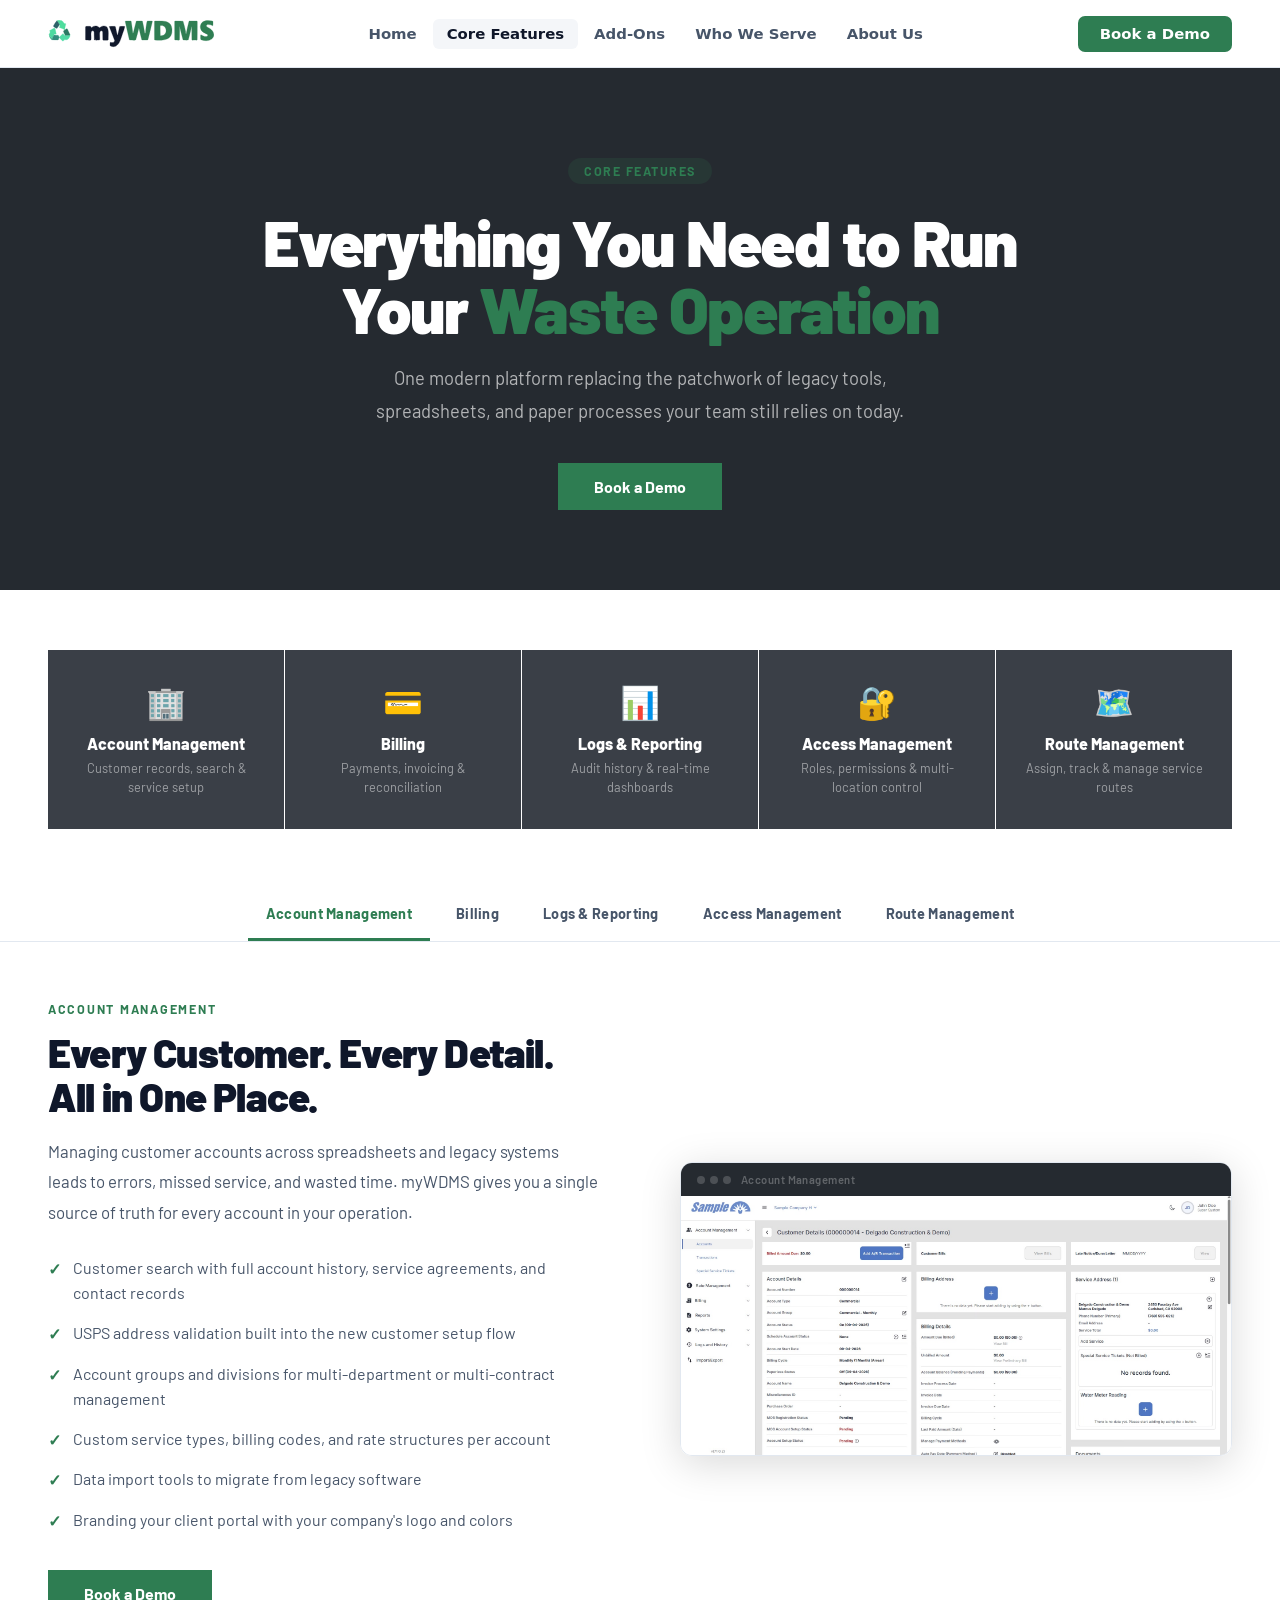
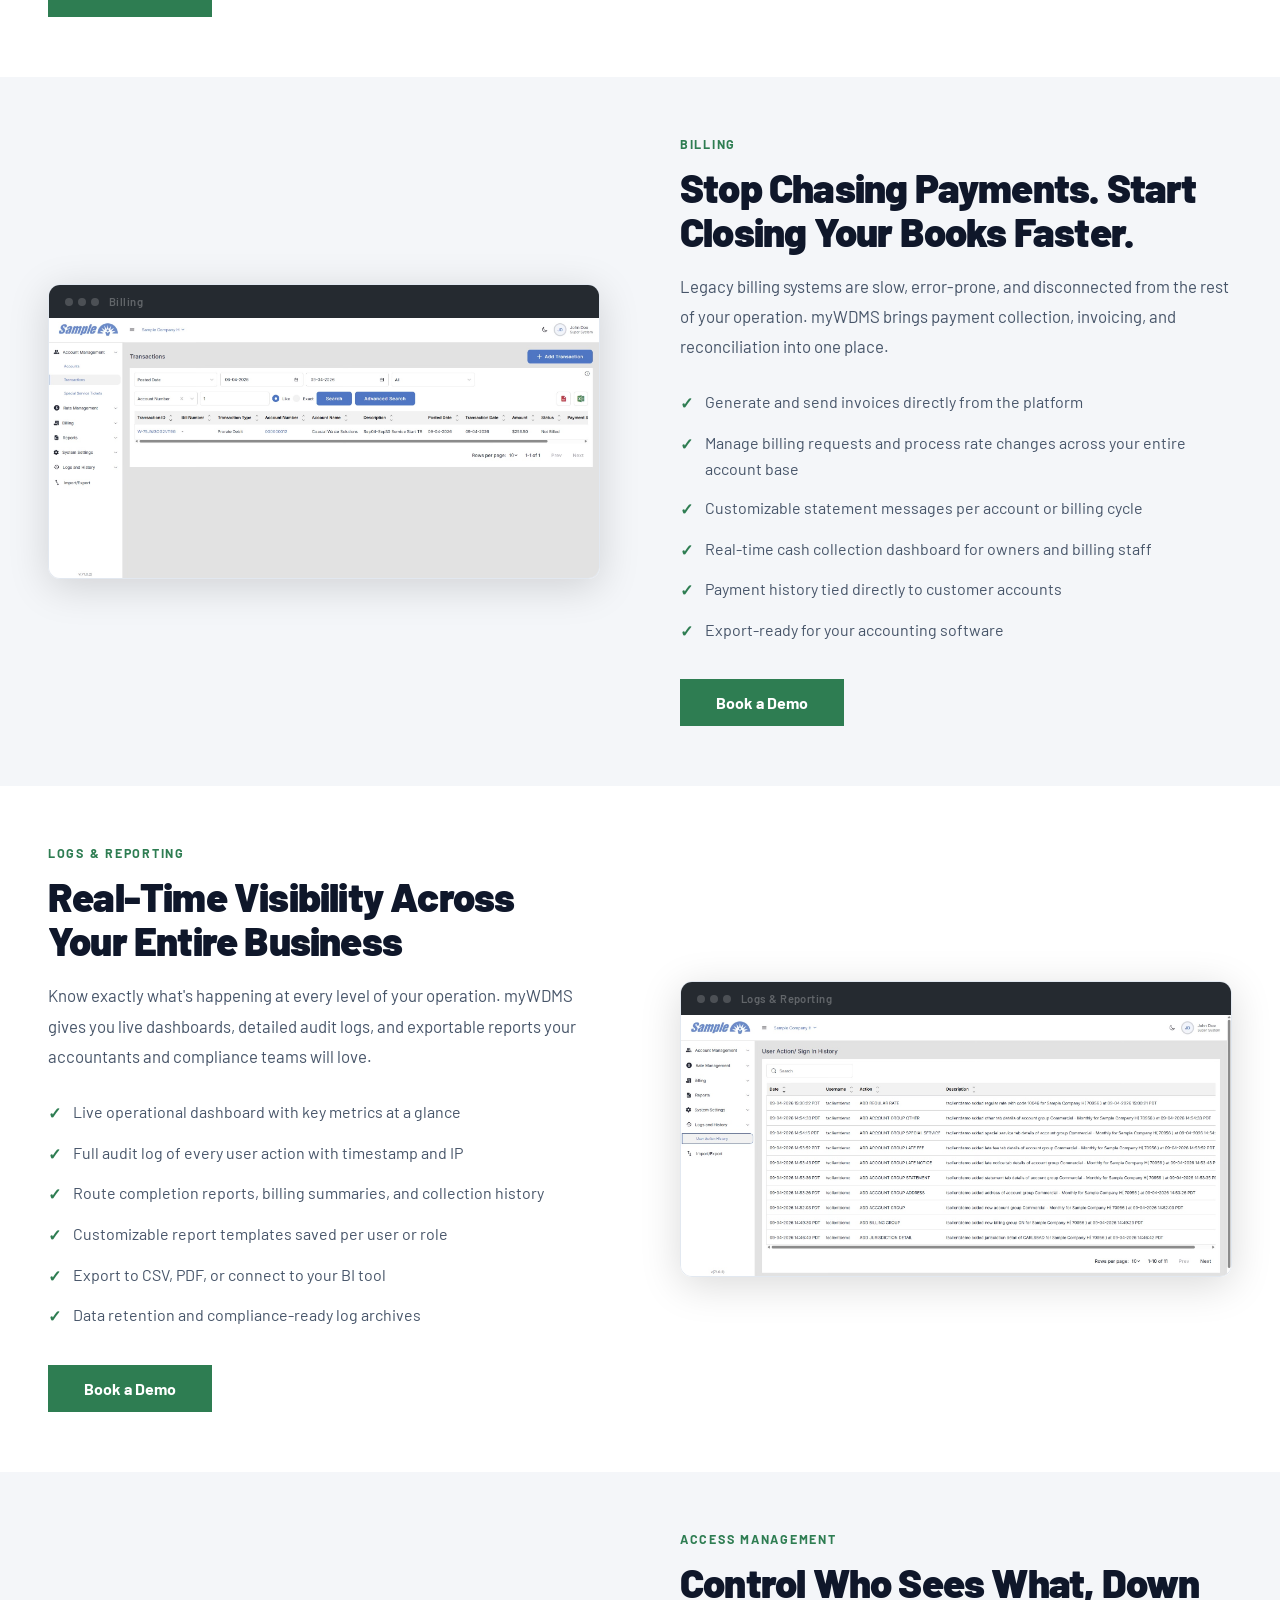
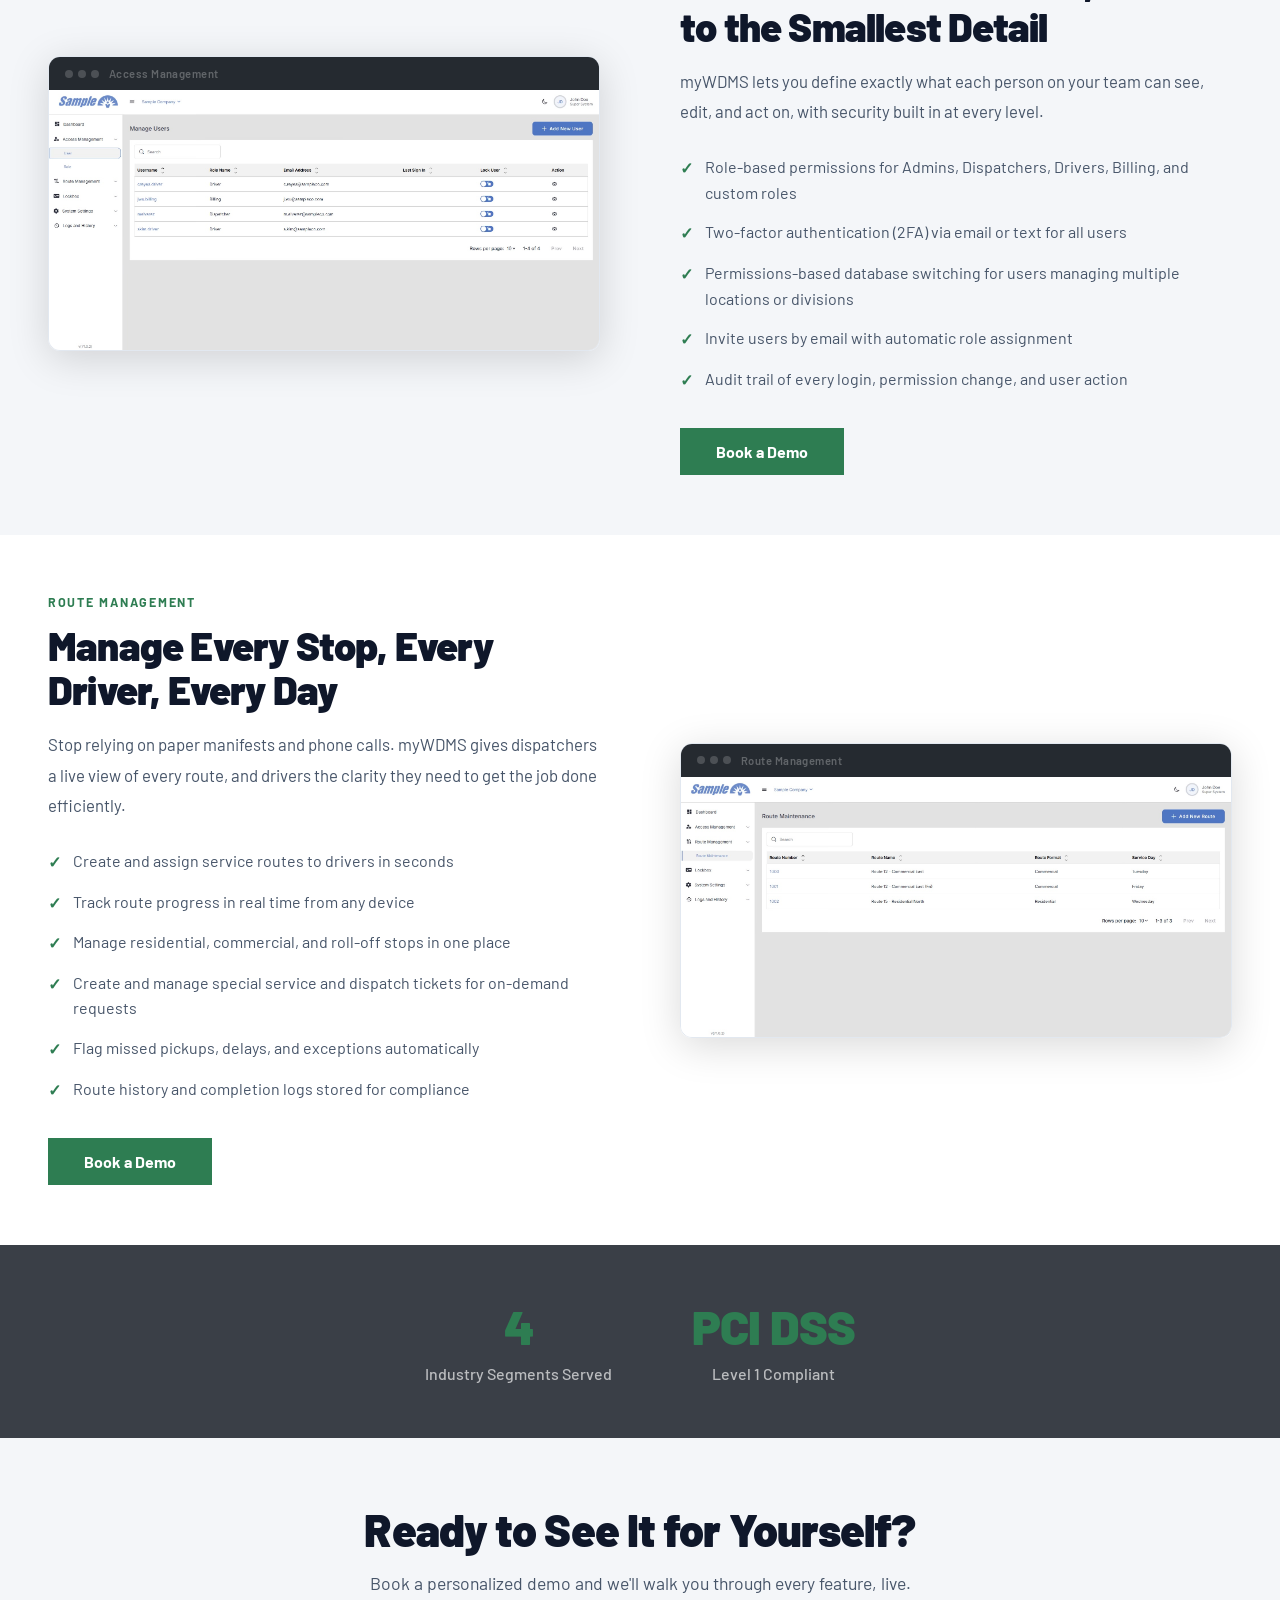
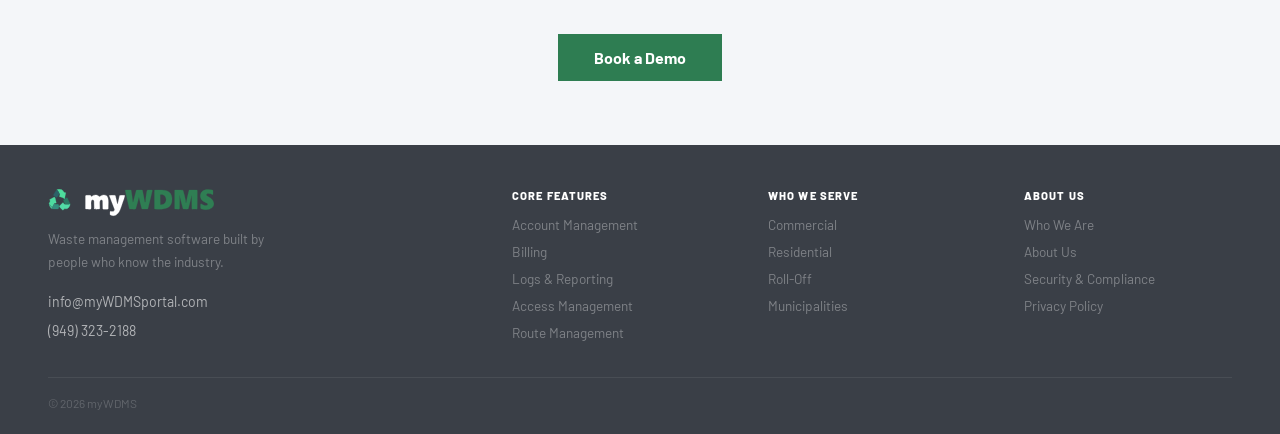
<file: features.html>
<!DOCTYPE html>
<html lang="en">
<head>
    <meta charset="UTF-8">
    <meta name="viewport" content="width=device-width, initial-scale=1.0">
    <title>Features | myWDMS</title>
    <link rel="stylesheet" href="styles.css">
    <style>
        .feature-nav {
            background: white;
            border-bottom: 1px solid var(--gray-mid);
            display: flex; justify-content: center; gap: 8px;
            padding: 0 48px; position: sticky; top: 72px; z-index: 90;
        }
        .feature-nav a {
            font-weight: 700; font-size: 0.9rem; color: var(--text-mid);
            text-decoration: none; padding: 16px 18px;
            border-bottom: 3px solid transparent;
            transition: all 0.2s; letter-spacing: 0.02em;
        }
        .feature-nav a:hover { color: var(--blue-cta); border-bottom-color: var(--blue-cta); }
        .feature-nav a.active { color: var(--blue-cta); border-bottom-color: var(--blue-cta); }

        .feature-section {
            display: flex; align-items: center; gap: 80px; padding: 60px 48px;
            scroll-margin-top: 115px;
        }
        .feature-section.alt { flex-direction: row-reverse; background: var(--gray); }
        .feature-content { flex: 1; }
        .feature-visual { flex: 1; }

        .feature-content h2 {
            font-family: 'Barlow', sans-serif;
            font-size: 2.5rem; font-weight: 900;
            color: var(--text-dark); line-height: 1.1;
            margin-bottom: 18px; letter-spacing: -0.02em;
        }
        .feature-content p {
            color: var(--text-mid); font-size: 1.05rem;
            line-height: 1.8; margin-bottom: 28px;
        }

        .feature-bullets { list-style: none; margin-bottom: 36px; }
        .feature-bullets li {
            display: flex; align-items: flex-start; gap: 12px;
            color: var(--text-mid); font-size: 1rem; line-height: 1.6;
            margin-bottom: 14px;
        }
        .feature-bullets li::before {
            content: '✓';
            color: var(--teal); font-weight: 900; font-size: 1rem;
            flex-shrink: 0; margin-top: 1px;
        }

        /* MOCK STYLES */
        .mock-sidebar-layout {
            display: flex; height: 320px;
            background: white; border-radius: 12px;
            box-shadow: 0 8px 40px rgba(0,0,0,0.12);
            overflow: hidden; border: 1px solid var(--gray-mid);
        }
        .mock-sidebar {
            width: 180px; background: var(--navy); padding: 20px 0; flex-shrink: 0;
        }
        .mock-sidebar-item {
            padding: 10px 20px; font-size: 0.78rem; font-weight: 600;
            color: rgba(255,255,255,0.5); display: flex; align-items: center; gap: 8px;
            cursor: pointer;
        }
        .mock-sidebar-item.active { background: rgba(46,125,82,0.15); color: var(--teal); }
        .mock-sidebar-item .icon { font-size: 0.85rem; }
        .mock-main { flex: 1; padding: 20px; overflow: hidden; }
        .mock-main-title {
            font-size: 0.8rem; font-weight: 800; color: var(--text-dark);
            margin-bottom: 14px; letter-spacing: 0.04em; text-transform: uppercase;
        }

        .permission-grid { display: grid; grid-template-columns: repeat(3, 1fr); gap: 8px; margin-top: 10px; }
        .permission-cell {
            background: var(--gray); border-radius: 6px; padding: 8px;
            text-align: center; font-size: 0.68rem; font-weight: 700; color: var(--text-mid);
        }
        .permission-cell.on { background: rgba(46,125,82,0.12); color: var(--teal); }
        .permission-cell.off { background: rgba(239,68,68,0.08); color: #dc2626; }

        .mock-route-list { display: flex; flex-direction: column; gap: 8px; }
        .mock-route-item {
            background: var(--gray); border-radius: 8px; padding: 10px 14px;
            display: flex; align-items: center; gap: 10px;
        }
        .mock-route-dot { width: 10px; height: 10px; border-radius: 50%; flex-shrink: 0; }
        .mock-route-label { flex: 1; font-size: 0.78rem; font-weight: 600; color: var(--text-dark); }
        .mock-route-stops { font-size: 0.7rem; color: var(--text-light); }
        .mock-route-status {
            font-size: 0.68rem; font-weight: 700; padding: 3px 8px; border-radius: 10px;
        }

        .mock-payment-row {
            display: flex; align-items: center; justify-content: space-between;
            padding: 10px 0; border-bottom: 1px solid var(--gray);
            font-size: 0.8rem;
        }
        .mock-payment-row:last-child { border-bottom: none; }
        .mock-payment-name { font-weight: 700; color: var(--text-dark); }
        .mock-payment-date { color: var(--text-light); font-size: 0.72rem; }
        .mock-payment-amount { font-weight: 900; color: var(--text-dark); }
        .mock-payment-status {
            font-size: 0.68rem; font-weight: 700; padding: 3px 8px; border-radius: 10px;
        }

        .mock-log-row {
            display: flex; align-items: flex-start; gap: 10px;
            padding: 8px 0; border-bottom: 1px solid var(--gray); font-size: 0.75rem;
        }
        .mock-log-row:last-child { border-bottom: none; }
        .mock-log-time { color: var(--text-light); flex-shrink: 0; width: 50px; }
        .mock-log-user { font-weight: 700; color: var(--text-dark); flex-shrink: 0; width: 80px; }
        .mock-log-action { color: var(--text-mid); flex: 1; }
        .mock-log-tag {
            font-size: 0.65rem; font-weight: 700; padding: 2px 6px; border-radius: 4px; flex-shrink: 0;
        }

        /* Screenshot frame */
        .ss-frame { border-radius: 12px; overflow: hidden; box-shadow: 0 8px 40px rgba(0,0,0,0.15); border: 1px solid var(--gray-mid); }
        .ss-topbar { background: var(--navy-dark); padding: 10px 16px; display: flex; align-items: center; gap: 10px; }
        .ss-dots { display: flex; gap: 5px; }
        .ss-dots span { width: 8px; height: 8px; border-radius: 50%; background: rgba(255,255,255,0.18); }
        .ss-label { font-size: 0.7rem; color: rgba(255,255,255,0.28); font-weight: 600; letter-spacing: 0.04em; }
        .ss-frame img { width: 100%; display: block; }

        .integrations-grid { display: grid; grid-template-columns: repeat(3, 1fr); gap: 12px; }
        .integration-card {
            background: white; border: 2px solid var(--gray-mid);
            border-radius: 10px; padding: 20px 16px; text-align: center;
            transition: all 0.2s; cursor: pointer;
        }
        .integration-card:hover { border-color: var(--teal); }
        .integration-icon { font-size: 1.8rem; margin-bottom: 8px; }
        .integration-name { font-size: 0.8rem; font-weight: 700; color: var(--text-dark); }
        .integration-status { font-size: 0.68rem; color: var(--text-light); margin-top: 4px; }

        .overview-banner {
            background: var(--navy);
            padding: 60px 48px;
            display: grid; grid-template-columns: repeat(5, 1fr); gap: 1px;
            background-color: rgba(255,255,255,0.08);
        }
        .overview-item {
            background: var(--navy); padding: 32px 24px; text-align: center; cursor: pointer;
            transition: background 0.2s;
        }
        .overview-item:hover { background: rgba(46,125,82,0.15); }
        .overview-item .ov-icon { font-size: 2rem; margin-bottom: 12px; }
        .overview-item h3 {
            font-family: 'Barlow', sans-serif; font-size: 1rem; font-weight: 800;
            color: white; margin-bottom: 6px;
        }
        .overview-item p { font-size: 0.8rem; color: rgba(255,255,255,0.5); line-height: 1.5; }

        @media (max-width: 900px) {
            .overview-banner { grid-template-columns: repeat(2, 1fr); padding: 24px; gap: 1px; }
            .feature-nav { padding: 0 16px; overflow-x: auto; justify-content: flex-start; top: 68px; }
            .feature-section, .feature-section.alt { flex-direction: column; gap: 32px; padding: 48px 24px; }
        }
    </style>
</head>
<body>

<a href="#main" class="skip-link">Skip to content</a>

<!-- NAV -->
<nav>
    <a href="index.html" class="logo">
        <img src="logo-clean.svg" alt="myWDMS" height="28">
    </a>
    <ul class="nav-links">
        <li><a href="index.html">Home</a></li>
        <li><a href="features.html" class="active">Core Features</a></li>
        <li><a href="add-ons.html">Add-Ons</a></li>
        <li><a href="who-we-serve.html">Who We Serve</a></li>
        <li><a href="company.html">About Us</a></li>
    </ul>
    <div class="nav-right">
        <a href="demo.html" class="btn-demo" style="text-decoration:none">Book a Demo</a>
    </div>
    <button class="hamburger" id="hamburger" aria-label="Menu">
        <span></span><span></span><span></span>
    </button>
</nav>

<div class="mobile-menu" id="mobileMenu">
    <a href="index.html">Home</a>
    <a href="features.html">Core Features</a>
    <a href="add-ons.html">Add-Ons</a>
    <a href="who-we-serve.html">Who We Serve</a>
    <a href="company.html">About Us</a>
    <a href="demo.html" class="btn-demo" style="text-decoration:none">Book a Demo</a>
</div>

<!-- PAGE HERO -->
<main id="main">
<section class="page-hero">
    <span class="eyebrow">Core Features</span>
    <h1>Everything You Need to Run Your <span>Waste Operation</span></h1>
    <p>One modern platform replacing the patchwork of legacy tools, spreadsheets, and paper processes your team still relies on today.</p>
    <a href="demo.html" class="btn-primary">Book a Demo</a>
</section>

<!-- FEATURE OVERVIEW BANNER -->
<div class="overview-banner">
    <a href="#accounts" class="overview-item" style="text-decoration:none">
        <div class="ov-icon">🏢</div>
        <h3>Account Management</h3>
        <p>Customer records, search & service setup</p>
    </a>
    <a href="#billing" class="overview-item" style="text-decoration:none">
        <div class="ov-icon">💳</div>
        <h3>Billing</h3>
        <p>Payments, invoicing & reconciliation</p>
    </a>
    <a href="#reporting" class="overview-item" style="text-decoration:none">
        <div class="ov-icon">📊</div>
        <h3>Logs & Reporting</h3>
        <p>Audit history & real-time dashboards</p>
    </a>
    <a href="#access" class="overview-item" style="text-decoration:none">
        <div class="ov-icon">🔐</div>
        <h3>Access Management</h3>
        <p>Roles, permissions & multi-location control</p>
    </a>
    <a href="#routes" class="overview-item" style="text-decoration:none">
        <div class="ov-icon">🗺️</div>
        <h3>Route Management</h3>
        <p>Assign, track & manage service routes</p>
    </a>
</div>

<!-- FEATURE NAV -->
<div class="feature-nav">
    <a href="#accounts" class="active">Account Management</a>
    <a href="#billing">Billing</a>
    <a href="#reporting">Logs & Reporting</a>
    <a href="#access">Access Management</a>
    <a href="#routes">Route Management</a>
</div>

<!-- ACCOUNT MANAGEMENT -->
<section class="feature-section" id="accounts">
    <div class="feature-content">
        <span class="eyebrow">Account Management</span>
        <h2>Every Customer. Every Detail. All in One Place.</h2>
        <p>Managing customer accounts across spreadsheets and legacy systems leads to errors, missed service, and wasted time. myWDMS gives you a single source of truth for every account in your operation.</p>
        <ul class="feature-bullets">
            <li>Customer search with full account history, service agreements, and contact records</li>
            <li>USPS address validation built into the new customer setup flow</li>
            <li>Account groups and divisions for multi-department or multi-contract management</li>
            <li>Custom service types, billing codes, and rate structures per account</li>
            <li>Data import tools to migrate from legacy software</li>
            <li>Branding your client portal with your company's logo and colors</li>
        </ul>
        <a href="demo.html" class="btn-primary">Book a Demo</a>
    </div>
    <div class="feature-visual">
        <div class="ss-frame">
            <div class="ss-topbar"><div class="ss-dots"><span></span><span></span><span></span></div><div class="ss-label">Account Management</div></div>
            <img src="ss-accounts.png" alt="Account Management screenshot">
        </div>
    </div>
</section>

<!-- BILLING -->
<section class="feature-section alt" id="billing">
    <div class="feature-content">
        <span class="eyebrow">Billing</span>
        <h2>Stop Chasing Payments. Start Closing Your Books Faster.</h2>
        <p>Legacy billing systems are slow, error-prone, and disconnected from the rest of your operation. myWDMS brings payment collection, invoicing, and reconciliation into one place.</p>
        <ul class="feature-bullets">
            <li>Generate and send invoices directly from the platform</li>
            <li>Manage billing requests and process rate changes across your entire account base</li>
            <li>Customizable statement messages per account or billing cycle</li>
            <li>Real-time cash collection dashboard for owners and billing staff</li>
            <li>Payment history tied directly to customer accounts</li>
            <li>Export-ready for your accounting software</li>
        </ul>
        <a href="demo.html" class="btn-primary">Book a Demo</a>
    </div>
    <div class="feature-visual">
        <div class="ss-frame">
            <div class="ss-topbar"><div class="ss-dots"><span></span><span></span><span></span></div><div class="ss-label">Billing</div></div>
            <img src="ss-billing.png" alt="Billing screenshot">
        </div>
    </div>
</section>

<!-- LOGS & REPORTING -->
<section class="feature-section" id="reporting">
    <div class="feature-content">
        <span class="eyebrow">Logs & Reporting</span>
        <h2>Real-Time Visibility Across Your Entire Business</h2>
        <p>Know exactly what's happening at every level of your operation. myWDMS gives you live dashboards, detailed audit logs, and exportable reports your accountants and compliance teams will love.</p>
        <ul class="feature-bullets">
            <li>Live operational dashboard with key metrics at a glance</li>
            <li>Full audit log of every user action with timestamp and IP</li>
            <li>Route completion reports, billing summaries, and collection history</li>
            <li>Customizable report templates saved per user or role</li>
            <li>Export to CSV, PDF, or connect to your BI tool</li>
            <li>Data retention and compliance-ready log archives</li>
        </ul>
        <a href="demo.html" class="btn-primary">Book a Demo</a>
    </div>
    <div class="feature-visual">
        <div class="ss-frame">
            <div class="ss-topbar"><div class="ss-dots"><span></span><span></span><span></span></div><div class="ss-label">Logs & Reporting</div></div>
            <img src="ss-reporting.png" alt="Logs & Reporting screenshot">
        </div>
    </div>
</section>

<!-- ACCESS MANAGEMENT -->
<section class="feature-section alt" id="access">
    <div class="feature-content">
        <span class="eyebrow">Access Management</span>
        <h2>Control Who Sees What, Down to the Smallest Detail</h2>
        <p>myWDMS lets you define exactly what each person on your team can see, edit, and act on, with security built in at every level.</p>
        <ul class="feature-bullets">
            <li>Role-based permissions for Admins, Dispatchers, Drivers, Billing, and custom roles</li>
            <li>Two-factor authentication (2FA) via email or text for all users</li>
            <li>Permissions-based database switching for users managing multiple locations or divisions</li>
            <li>Invite users by email with automatic role assignment</li>
            <li>Audit trail of every login, permission change, and user action</li>
        </ul>
        <a href="demo.html" class="btn-primary">Book a Demo</a>
    </div>
    <div class="feature-visual">
        <div class="ss-frame">
            <div class="ss-topbar"><div class="ss-dots"><span></span><span></span><span></span></div><div class="ss-label">Access Management</div></div>
            <img src="ss-access.png" alt="Access Management screenshot">
        </div>
    </div>
</section>

<!-- ROUTE MANAGEMENT -->
<section class="feature-section" id="routes">
    <div class="feature-content">
        <span class="eyebrow">Route Management</span>
        <h2>Manage Every Stop, Every Driver, Every Day</h2>
        <p>Stop relying on paper manifests and phone calls. myWDMS gives dispatchers a live view of every route, and drivers the clarity they need to get the job done efficiently.</p>
        <ul class="feature-bullets">
            <li>Create and assign service routes to drivers in seconds</li>
            <li>Track route progress in real time from any device</li>
            <li>Manage residential, commercial, and roll-off stops in one place</li>
            <li>Create and manage special service and dispatch tickets for on-demand requests</li>
            <li>Flag missed pickups, delays, and exceptions automatically</li>
            <li>Route history and completion logs stored for compliance</li>
        </ul>
        <a href="demo.html" class="btn-primary">Book a Demo</a>
    </div>
    <div class="feature-visual">
        <div class="ss-frame">
            <div class="ss-topbar"><div class="ss-dots"><span></span><span></span><span></span></div><div class="ss-label">Route Management</div></div>
            <img src="ss-routes.png" alt="Route Management screenshot">
        </div>
    </div>
</section>

<!-- STATS -->
<div class="stats-bar">
    <div class="stat-item"><h2>4</h2><p>Industry Segments Served</p></div>
    <div class="stat-item"><h2>PCI DSS</h2><p>Level 1 Compliant</p></div>
</div>

<!-- CTA -->
<section class="cta-band">
    <h2>Ready to See It for Yourself?</h2>
    <p>Book a personalized demo and we'll walk you through every feature, live.</p>
    <a href="demo.html" class="btn-primary">Book a Demo</a>
</section>
</main>

<!-- FOOTER -->
<footer>
    <div class="footer-top">
        <div class="footer-brand">
            <a href="index.html" class="logo" style="text-decoration:none;">
                <img src="logo-dark.svg" alt="myWDMS" height="28">
            </a>
            <p>Waste management software built by people who know the industry.</p>
            <div class="footer-contact">
                <div><a href="mailto:info@myWDMSportal.com">info@myWDMSportal.com</a></div>
                <div><a href="tel:+19493232188">(949) 323-2188</a></div>
            </div>
        </div>
        <div class="footer-col">
            <h4>Core Features</h4>
            <ul>
                <li><a href="features.html#accounts">Account Management</a></li>
                <li><a href="features.html#billing">Billing</a></li>
                <li><a href="features.html#reporting">Logs &amp; Reporting</a></li>
                <li><a href="features.html#access">Access Management</a></li>
                <li><a href="features.html#routes">Route Management</a></li>
            </ul>
        </div>
        <div class="footer-col">
            <h4>Who We Serve</h4>
            <ul>
                <li><a href="who-we-serve.html">Commercial</a></li>
                <li><a href="who-we-serve.html">Residential</a></li>
                <li><a href="who-we-serve.html">Roll-Off</a></li>
                <li><a href="who-we-serve.html">Municipalities</a></li>
            </ul>
        </div>
        <div class="footer-col">
            <h4>About Us</h4>
            <ul>
                <li><a href="who-we-are.html">Who We Are</a></li>
                <li><a href="company.html">About Us</a></li>
                <li><a href="compliance.html">Security &amp; Compliance</a></li>
                <li><a href="privacy.html">Privacy Policy</a></li>
            </ul>
        </div>
    </div>
    <div class="footer-bottom">
        <span>© 2026 myWDMS</span>
    </div>
</footer>

<script>
    var hamburger = document.getElementById('hamburger');
    var mobileMenu = document.getElementById('mobileMenu');
    hamburger.addEventListener('click', function () {
        hamburger.classList.toggle('open');
        mobileMenu.classList.toggle('open');
        document.body.style.overflow = mobileMenu.classList.contains('open') ? 'hidden' : '';
    });
</script>
<script>
(function() {
    var sections = ['accounts','billing','reporting','access','routes'];
    var navLinks = document.querySelectorAll('.feature-nav a');
    function setActive(id) {
        navLinks.forEach(function(a) {
            a.classList.toggle('active', a.getAttribute('href') === '#' + id);
        });
    }
    function onScroll() {
        var scrollY = window.scrollY + 115;
        var current = sections[0];
        sections.forEach(function(id) {
            var el = document.getElementById(id);
            if (el && el.offsetTop <= scrollY) current = id;
        });
        setActive(current);
    }
    window.addEventListener('scroll', onScroll, { passive: true });
    onScroll();
})();
</script>
</body>
</html>
</file>
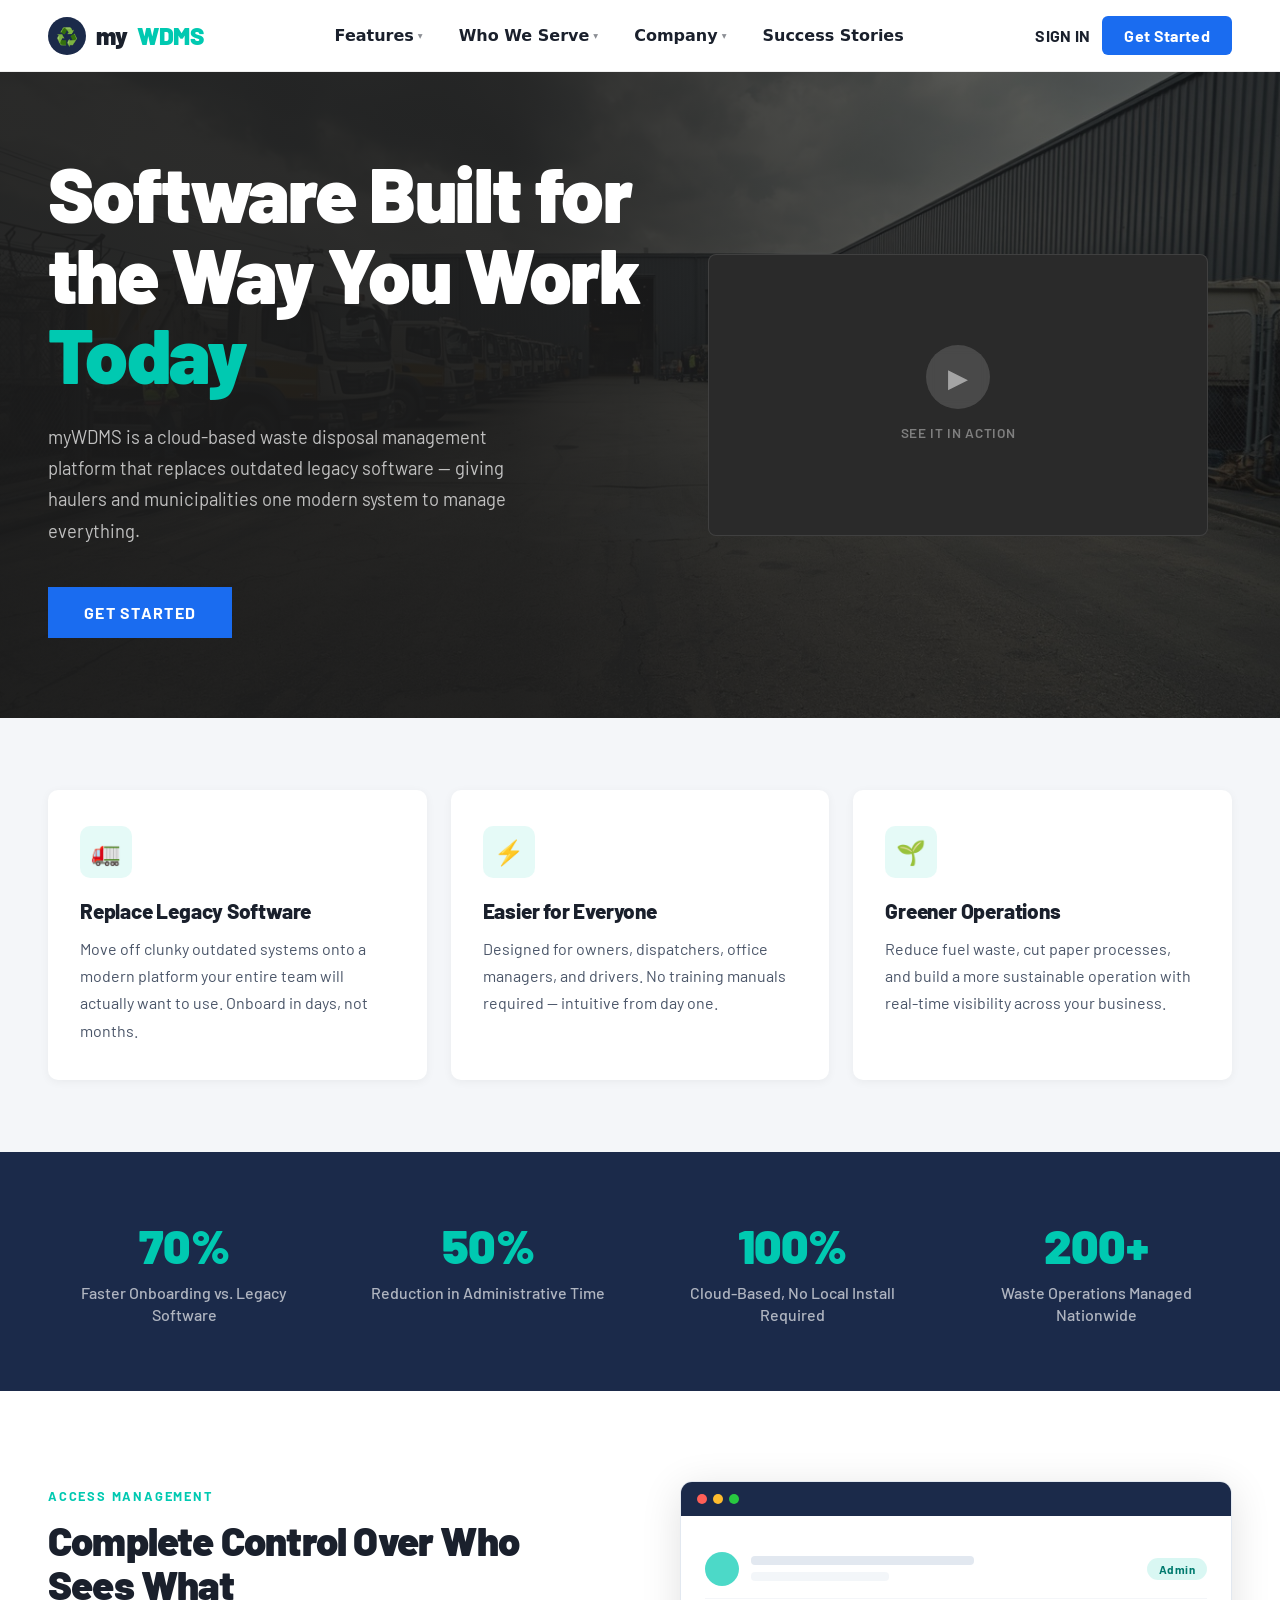
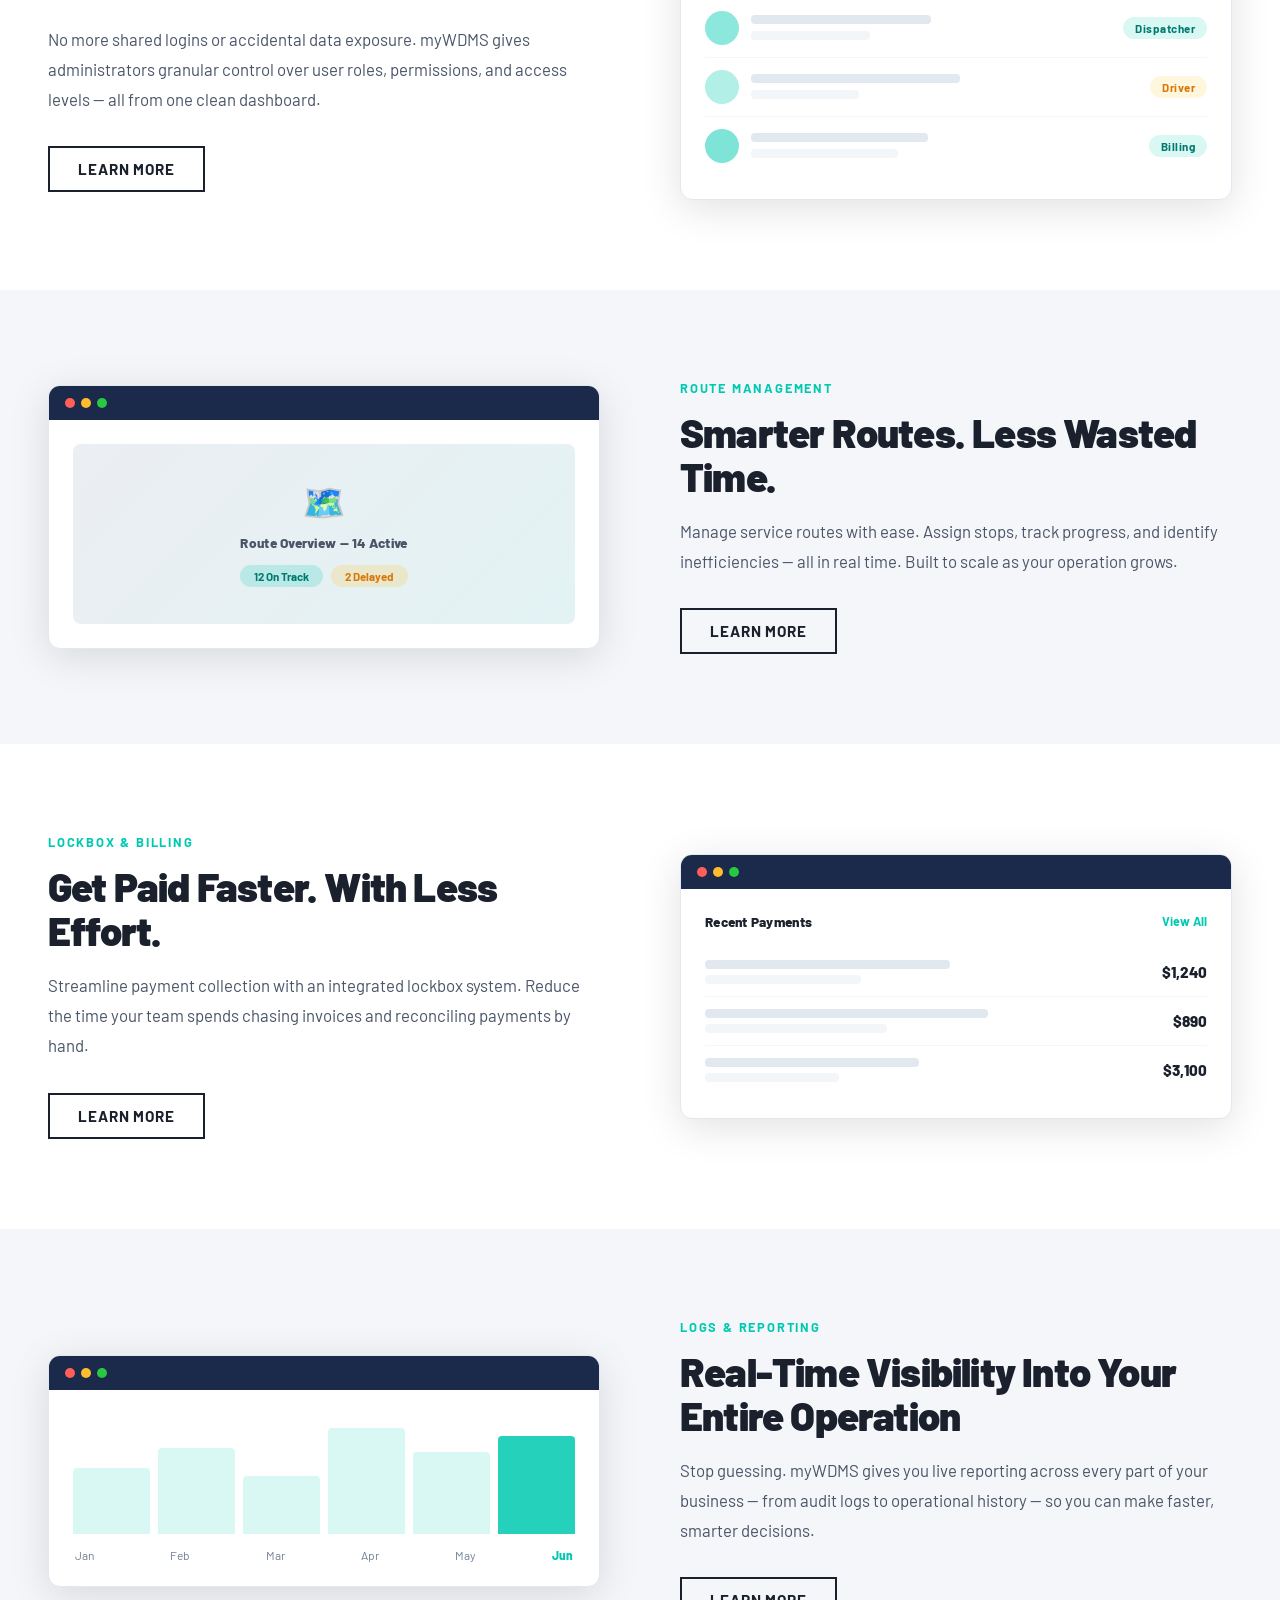
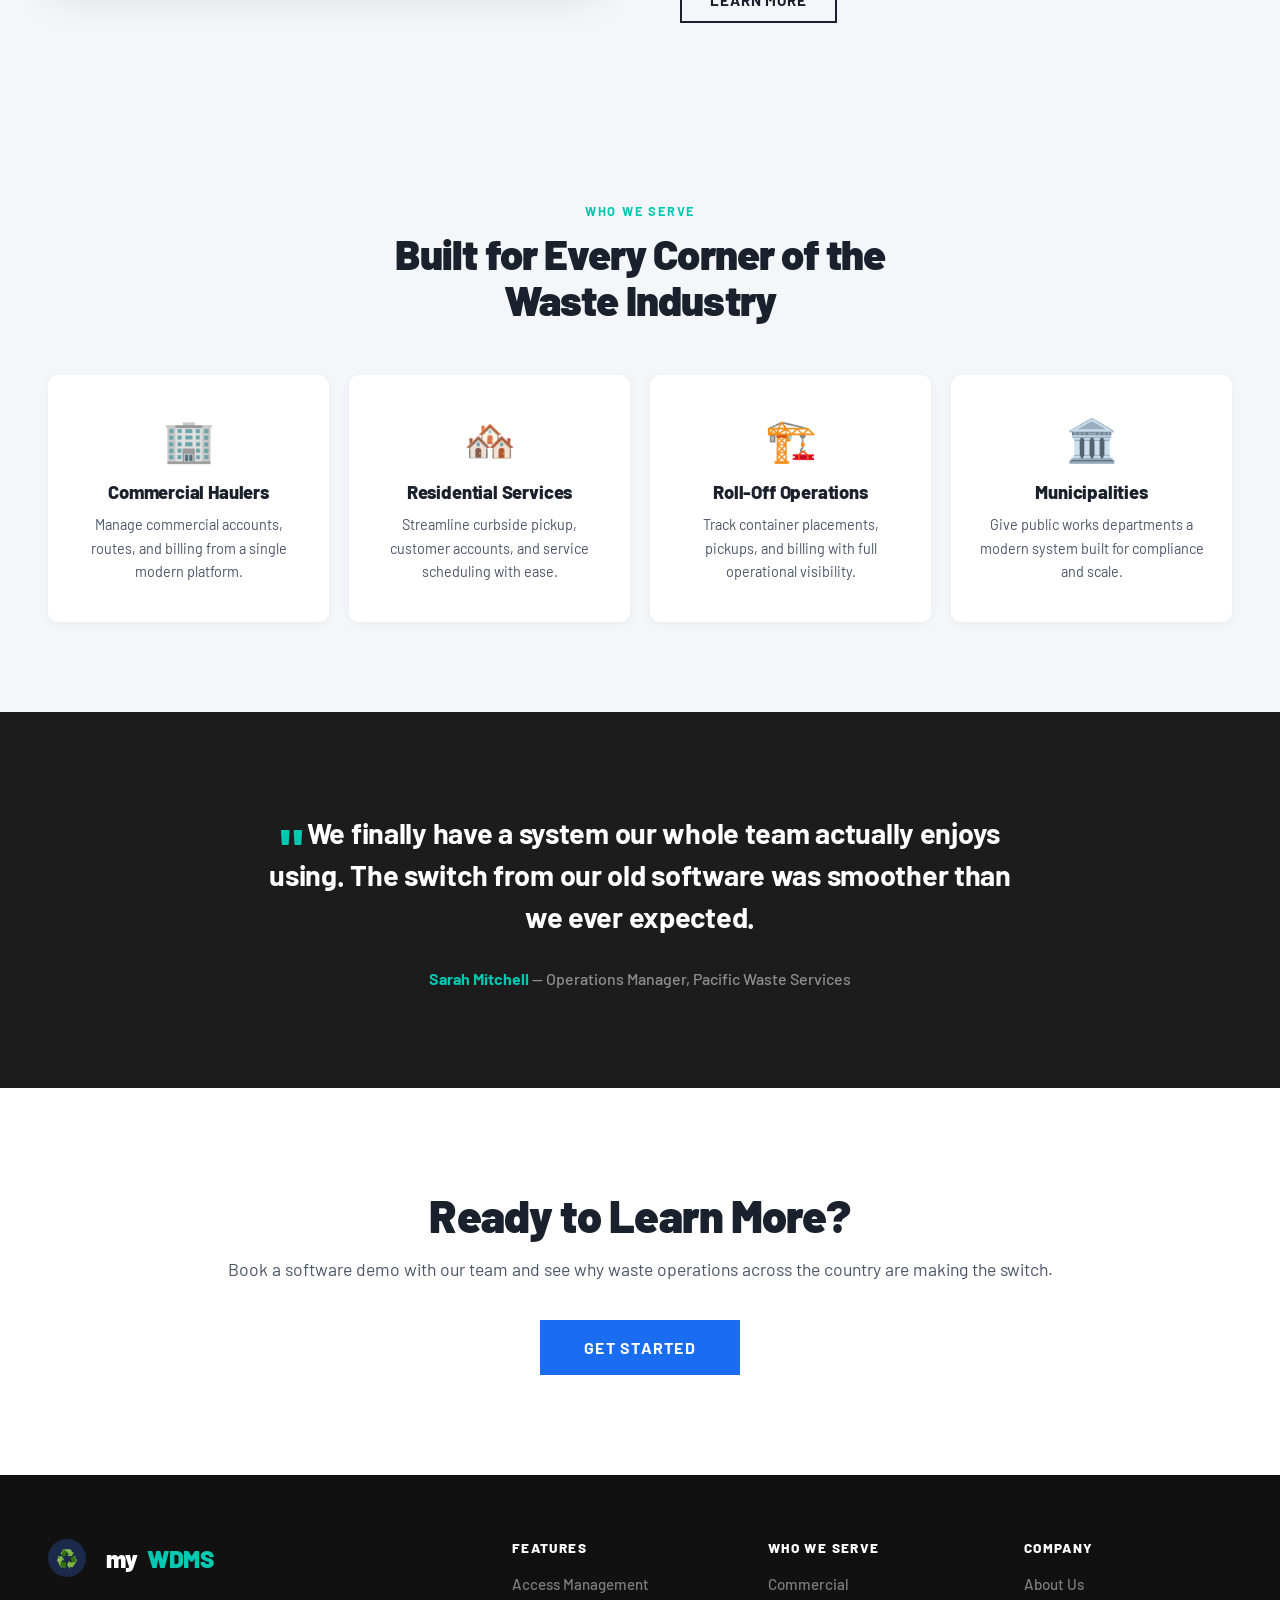
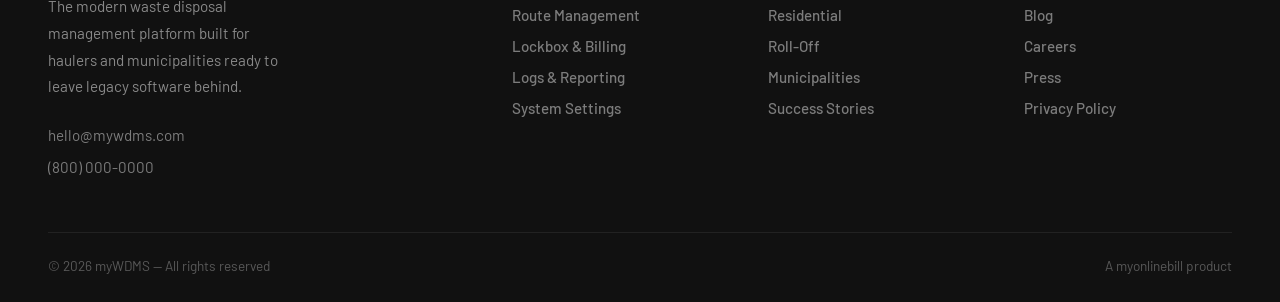
<file: mywdms.html>
<!DOCTYPE html>
<html lang="en">
<head>
    <meta charset="UTF-8">
    <meta name="viewport" content="width=device-width, initial-scale=1.0">
    <title>myWDMS - Modern Waste Disposal Management Software</title>
    <link rel="stylesheet" href="styles.css">
    <style>
        :root {
            --navy: #1B2A4A;
            --navy-dark: #111d33;
            --teal: #00C9B1;
            --teal-dark: #00a896;
            --hero-bg: #1c1c1c;
            --blue-cta: #1a6cf0;
            --blue-cta-hover: #1558cc;
            --gray: #F4F6F9;
            --gray-mid: #e2e8f0;
            --text-dark: #1a202c;
            --text-mid: #4a5568;
            --text-light: #718096;
            --white: #ffffff;
        }

        * { margin: 0; padding: 0; box-sizing: border-box; }

        body {
            font-family: 'Barlow', sans-serif;
            color: var(--text-dark);
            background: var(--white);
        }

        /* ── NAV ── */
        nav {
            position: sticky;
            top: 0;
            z-index: 100;
            background: white;
            border-bottom: 1px solid #eee;
            padding: 0 48px;
            display: flex;
            align-items: center;
            justify-content: space-between;
            height: 72px;
        }

        .logo {
            font-family: 'Barlow', sans-serif;
            font-size: 1.5rem;
            font-weight: 900;
            color: var(--text-dark);
            letter-spacing: -0.02em;
            display: flex;
            align-items: center;
            gap: 10px;
        }

        .logo-icon {
            width: 38px;
            height: 38px;
            background: var(--navy);
            border-radius: 50%;
            display: flex;
            align-items: center;
            justify-content: center;
            font-size: 1.1rem;
        }

        .logo span { color: var(--teal); }

        .nav-links {
            display: flex;
            gap: 8px;
            list-style: none;
        }

        .nav-links a {
            text-decoration: none;
            color: var(--text-dark);
            font-weight: 600;
            font-size: 1rem;
            padding: 6px 14px;
            border-radius: 4px;
            display: flex;
            align-items: center;
            gap: 4px;
        }

        .nav-links a:hover { background: var(--gray); }

        .nav-links a .chevron {
            font-size: 0.6rem;
            opacity: 0.5;
        }

        .nav-ctas { display: flex; gap: 12px; align-items: center; }

        .btn-signin {
            background: none; border: none; font-family: 'Barlow', sans-serif;
            font-weight: 700; font-size: 1rem; color: var(--text-dark); cursor: pointer;
            letter-spacing: 0.02em;
        }

        .btn-nav-cta {
            background: var(--blue-cta); color: white; border: none;
            padding: 10px 22px; border-radius: 6px; font-family: 'Barlow', sans-serif;
            font-weight: 700; font-size: 1rem; cursor: pointer;
            transition: background 0.2s; letter-spacing: 0.02em;
        }
        .btn-nav-cta:hover { background: var(--blue-cta-hover); }

        /* ── HERO ── */
        .hero {
            background-color: var(--hero-bg);
            background-image: url("hero-bg.jpg");
            background-size: cover;
            background-position: center;
            background-repeat: no-repeat;
            min-height: 580px;
            display: flex;
            align-items: center;
            padding: 80px 48px;
            gap: 60px;
            position: relative;
        }
        .hero::before {
            content: '';
            position: absolute;
            inset: 0;
            background: linear-gradient(to right, rgba(28,28,28,0.92) 40%, rgba(28,28,28,0.5) 100%);
        }
        .hero-content, .hero-video { position: relative; z-index: 1; }

        .hero-content { flex: 1; max-width: 600px; }

        .hero h1 {
            font-family: 'Barlow', sans-serif;
            font-size: 4.8rem;
            font-weight: 900;
            color: white;
            line-height: 1.05;
            margin-bottom: 28px;
            letter-spacing: -0.02em;
        }

        .hero h1 span { color: var(--teal); }

        .hero p {
            font-size: 1.15rem;
            font-weight: 400;
            color: rgba(255,255,255,0.72);
            line-height: 1.7;
            margin-bottom: 40px;
            max-width: 480px;
        }

        .btn-hero-cta {
            background: var(--blue-cta); color: white; border: none;
            padding: 16px 36px; font-family: 'Barlow', sans-serif;
            font-weight: 700; font-size: 1rem; cursor: pointer;
            transition: background 0.2s; letter-spacing: 0.08em;
            text-transform: uppercase;
        }
        .btn-hero-cta:hover { background: var(--blue-cta-hover); }

        .hero-video {
            flex: 1;
            max-width: 500px;
        }

        .video-placeholder {
            background: #2a2a2a;
            border-radius: 8px;
            aspect-ratio: 16/9;
            display: flex;
            align-items: center;
            justify-content: center;
            position: relative;
            overflow: hidden;
            border: 1px solid rgba(255,255,255,0.1);
        }

        .video-placeholder-inner {
            text-align: center;
            color: rgba(255,255,255,0.5);
        }

        .play-btn {
            width: 64px; height: 64px;
            background: rgba(255,255,255,0.15);
            border-radius: 50%;
            display: flex; align-items: center; justify-content: center;
            margin: 0 auto 12px;
            font-size: 1.6rem;
            backdrop-filter: blur(4px);
        }

        .video-placeholder-inner p {
            font-size: 0.85rem;
            font-weight: 600;
            letter-spacing: 0.05em;
            color: rgba(255,255,255,0.4);
            margin: 0;
        }

        /* ── THREE COL ── */
        .three-col {
            padding: 72px 48px;
            background: var(--gray);
            display: grid;
            grid-template-columns: repeat(3, 1fr);
            gap: 24px;
        }

        .feature-card {
            background: white;
            border-radius: 10px;
            padding: 36px 32px;
            box-shadow: 0 2px 10px rgba(0,0,0,0.05);
        }

        .feature-icon {
            width: 52px; height: 52px;
            background: rgba(0,201,177,0.1);
            border-radius: 10px;
            display: flex; align-items: center; justify-content: center;
            margin-bottom: 20px; font-size: 1.5rem;
        }

        .feature-card h3 {
            font-family: 'Barlow', sans-serif;
            font-size: 1.3rem; font-weight: 800;
            color: var(--text-dark); margin-bottom: 12px;
            letter-spacing: -0.01em;
        }

        .feature-card p { color: var(--text-mid); line-height: 1.7; font-size: 1rem; }

        /* ── STATS ── */
        .stats {
            background: var(--navy);
            padding: 64px 48px;
            display: grid;
            grid-template-columns: repeat(4, 1fr);
            gap: 32px;
            text-align: center;
        }

        .stat-item h2 {
            font-family: 'Barlow', sans-serif;
            font-size: 3rem; font-weight: 900;
            color: var(--teal); margin-bottom: 8px;
            letter-spacing: -0.02em;
        }

        .stat-item p {
            color: rgba(255,255,255,0.65);
            font-size: 1rem; font-weight: 500;
            line-height: 1.4;
        }

        /* ── FEATURE ROWS ── */
        .feature-row { display: flex; align-items: center; gap: 80px; padding: 90px 48px; }
        .feature-row.alt { flex-direction: row-reverse; background: var(--gray); }
        .feature-row-content { flex: 1; }
        .feature-row-image { flex: 1; }

        .section-eyebrow {
            font-family: 'Barlow', sans-serif;
            font-size: 0.8rem; font-weight: 700;
            letter-spacing: 0.14em; text-transform: uppercase;
            color: var(--teal); margin-bottom: 14px; display: block;
        }

        .feature-row-content h2 {
            font-family: 'Barlow', sans-serif;
            font-size: 2.5rem; font-weight: 900;
            color: var(--text-dark); line-height: 1.1;
            margin-bottom: 18px; letter-spacing: -0.02em;
        }

        .feature-row-content p {
            color: var(--text-mid); font-size: 1.05rem;
            line-height: 1.8; margin-bottom: 32px;
        }

        .btn-learn {
            background: none; border: 2px solid var(--text-dark);
            color: var(--text-dark); padding: 12px 28px;
            font-family: 'Barlow', sans-serif;
            font-weight: 700; font-size: 0.95rem;
            cursor: pointer; transition: all 0.2s;
            text-transform: uppercase; letter-spacing: 0.06em;
        }
        .btn-learn:hover { background: var(--text-dark); color: white; }

        .feature-mock {
            background: white; border-radius: 12px;
            box-shadow: 0 8px 40px rgba(0,0,0,0.12);
            overflow: hidden; border: 1px solid var(--gray-mid);
        }

        .feature-mock-header {
            background: var(--navy); padding: 12px 16px;
            display: flex; gap: 6px; align-items: center;
        }

        .mock-dot { width: 10px; height: 10px; border-radius: 50%; }
        .feature-mock-body { padding: 24px; }

        .mock-row {
            display: flex; align-items: center; gap: 12px;
            padding: 12px 0; border-bottom: 1px solid var(--gray);
        }
        .mock-row:last-child { border-bottom: none; }
        .mock-avatar { width: 34px; height: 34px; border-radius: 50%; background: var(--teal); opacity: 0.7; flex-shrink: 0; }
        .mock-line { height: 9px; border-radius: 4px; background: var(--gray-mid); }
        .mock-badge {
            padding: 4px 12px; border-radius: 20px;
            font-size: 0.72rem; font-weight: 700;
            margin-left: auto; flex-shrink: 0;
            font-family: 'Barlow', sans-serif; letter-spacing: 0.04em;
        }
        .mock-badge.active { background: rgba(0,201,177,0.15); color: #007a6e; }
        .mock-badge.pending { background: rgba(251,191,36,0.15); color: #d97706; }

        /* ── WHO WE SERVE ── */
        .serve-section { padding: 90px 48px; text-align: center; background: var(--gray); }

        .serve-section > .section-eyebrow { display: block; margin-bottom: 12px; }

        .serve-section h2 {
            font-family: 'Barlow', sans-serif;
            font-size: 2.6rem; font-weight: 900;
            color: var(--text-dark); margin: 0 auto 52px;
            max-width: 560px; line-height: 1.1;
            letter-spacing: -0.02em;
        }

        .serve-grid { display: grid; grid-template-columns: repeat(4, 1fr); gap: 20px; }

        .serve-card {
            background: white; border: 2px solid transparent;
            border-radius: 10px; padding: 36px 24px;
            transition: all 0.2s; cursor: pointer;
            box-shadow: 0 2px 10px rgba(0,0,0,0.05);
        }
        .serve-card:hover { border-color: var(--teal); box-shadow: 0 6px 24px rgba(0,201,177,0.12); }
        .serve-icon { font-size: 2.6rem; margin-bottom: 16px; }
        .serve-card h3 {
            font-family: 'Barlow', sans-serif;
            font-size: 1.15rem; font-weight: 800;
            color: var(--text-dark); margin-bottom: 10px;
            letter-spacing: -0.01em;
        }
        .serve-card p { font-size: 0.9rem; color: var(--text-mid); line-height: 1.65; }

        /* ── TESTIMONIAL ── */
        .testimonial { background: var(--hero-bg); padding: 100px 48px; text-align: center; }

        .testimonial blockquote {
            font-family: 'Barlow', sans-serif;
            font-size: 1.8rem; font-weight: 700;
            color: white; max-width: 760px;
            margin: 0 auto 32px; line-height: 1.45;
            letter-spacing: -0.01em;
        }

        .quote-mark { color: var(--teal); font-size: 4rem; line-height: 0; vertical-align: -0.5em; margin-right: 4px; }
        .testimonial-author { color: rgba(255,255,255,0.5); font-size: 1rem; font-weight: 500; }
        .testimonial-author strong { color: var(--teal); }

        /* ── FINAL CTA ── */
        .final-cta { padding: 100px 48px; text-align: center; background: white; }

        .final-cta h2 {
            font-family: 'Barlow', sans-serif;
            font-size: 2.8rem; font-weight: 900;
            color: var(--text-dark); margin-bottom: 16px;
            letter-spacing: -0.02em;
        }

        .final-cta p { color: var(--text-mid); font-size: 1.1rem; margin-bottom: 40px; }

        .btn-cta-large {
            background: var(--blue-cta); color: white; border: none;
            padding: 18px 44px; font-family: 'Barlow', sans-serif;
            font-weight: 700; font-size: 1rem; cursor: pointer;
            transition: background 0.2s; letter-spacing: 0.08em;
            text-transform: uppercase;
        }
        .btn-cta-large:hover { background: var(--blue-cta-hover); }

        /* ── FOOTER ── */
        footer { background: #111111; padding: 64px 48px 28px; }

        .footer-top {
            display: grid; grid-template-columns: 2fr 1fr 1fr 1fr;
            gap: 48px; padding-bottom: 48px;
            border-bottom: 1px solid rgba(255,255,255,0.07);
        }

        .footer-brand .logo { color: white; margin-bottom: 16px; display: flex; }
        .footer-brand .logo span { color: var(--teal); }
        .footer-brand p { font-size: 0.95rem; line-height: 1.75; color: rgba(255,255,255,0.5); margin-bottom: 20px; }
        .footer-contact { font-size: 0.95rem; color: rgba(255,255,255,0.45); line-height: 2.1; }

        .footer-col h4 {
            color: white; font-size: 0.85rem; font-weight: 800;
            letter-spacing: 0.1em; text-transform: uppercase; margin-bottom: 18px;
        }
        .footer-col ul { list-style: none; }
        .footer-col ul li { margin-bottom: 12px; }
        .footer-col ul li a {
            color: rgba(255,255,255,0.45); text-decoration: none;
            font-size: 0.95rem; font-weight: 500; transition: color 0.2s;
        }
        .footer-col ul li a:hover { color: var(--teal); }

        .footer-bottom {
            display: flex; justify-content: space-between; align-items: center;
            padding-top: 24px; font-size: 0.85rem;
            color: rgba(255,255,255,0.3);
        }
    </style>
</head>
<body>

<!-- ── NAV ── -->
<nav>
    <a href="mywdms.html" class="logo">
        <div class="logo-icon">♻️</div>
        my<span>WDMS</span>
    </a>
    <ul class="nav-links">
        <li><a href="features.html">Features <span class="chevron">▾</span></a></li>
        <li><a href="who-we-serve.html">Who We Serve <span class="chevron">▾</span></a></li>
        <li><a href="company.html">Company <span class="chevron">▾</span></a></li>
        <li><a href="success-stories.html">Success Stories</a></li>
    </ul>
    <div class="nav-ctas">
        <button class="btn-signin">SIGN IN</button>
        <button class="btn-nav-cta">Get Started</button>
    </div>
</nav>

<!-- ── HERO ── -->
<section class="hero">
    <div class="hero-content">
        <h1>Software Built for<br>the Way You Work<br><span>Today</span></h1>
        <p>myWDMS is a cloud-based waste disposal management platform that replaces outdated legacy software — giving haulers and municipalities one modern system to manage everything.</p>
        <button class="btn-hero-cta">GET STARTED</button>
    </div>
    <div class="hero-video">
        <div class="video-placeholder">
            <div class="video-placeholder-inner">
                <div class="play-btn">▶</div>
                <p>SEE IT IN ACTION</p>
            </div>
        </div>
    </div>
</section>

<!-- ── THREE COL ── -->
<section class="three-col">
    <div class="feature-card">
        <div class="feature-icon">🚛</div>
        <h3>Replace Legacy Software</h3>
        <p>Move off clunky outdated systems onto a modern platform your entire team will actually want to use. Onboard in days, not months.</p>
    </div>
    <div class="feature-card">
        <div class="feature-icon">⚡</div>
        <h3>Easier for Everyone</h3>
        <p>Designed for owners, dispatchers, office managers, and drivers. No training manuals required — intuitive from day one.</p>
    </div>
    <div class="feature-card">
        <div class="feature-icon">🌱</div>
        <h3>Greener Operations</h3>
        <p>Reduce fuel waste, cut paper processes, and build a more sustainable operation with real-time visibility across your business.</p>
    </div>
</section>

<!-- ── STATS ── -->
<section class="stats">
    <div class="stat-item">
        <h2>70%</h2>
        <p>Faster Onboarding vs. Legacy Software</p>
    </div>
    <div class="stat-item">
        <h2>50%</h2>
        <p>Reduction in Administrative Time</p>
    </div>
    <div class="stat-item">
        <h2>100%</h2>
        <p>Cloud-Based, No Local Install Required</p>
    </div>
    <div class="stat-item">
        <h2>200+</h2>
        <p>Waste Operations Managed Nationwide</p>
    </div>
</section>

<!-- ── FEATURE ROW 1: Access Management ── -->
<section class="feature-row">
    <div class="feature-row-content">
        <span class="section-eyebrow">Access Management</span>
        <h2>Complete Control Over Who Sees What</h2>
        <p>No more shared logins or accidental data exposure. myWDMS gives administrators granular control over user roles, permissions, and access levels — all from one clean dashboard.</p>
        <button class="btn-learn">LEARN MORE</button>
    </div>
    <div class="feature-row-image">
        <div class="feature-mock">
            <div class="feature-mock-header">
                <div class="mock-dot" style="background:#ff5f57"></div>
                <div class="mock-dot" style="background:#febc2e"></div>
                <div class="mock-dot" style="background:#28c840"></div>
            </div>
            <div class="feature-mock-body">
                <div class="mock-row">
                    <div class="mock-avatar"></div>
                    <div style="flex:1"><div class="mock-line" style="width:58%;margin-bottom:7px"></div><div class="mock-line" style="width:36%;opacity:0.4"></div></div>
                    <span class="mock-badge active">Admin</span>
                </div>
                <div class="mock-row">
                    <div class="mock-avatar" style="opacity:0.45"></div>
                    <div style="flex:1"><div class="mock-line" style="width:50%;margin-bottom:7px"></div><div class="mock-line" style="width:33%;opacity:0.4"></div></div>
                    <span class="mock-badge active">Dispatcher</span>
                </div>
                <div class="mock-row">
                    <div class="mock-avatar" style="opacity:0.3"></div>
                    <div style="flex:1"><div class="mock-line" style="width:54%;margin-bottom:7px"></div><div class="mock-line" style="width:28%;opacity:0.4"></div></div>
                    <span class="mock-badge pending">Driver</span>
                </div>
                <div class="mock-row">
                    <div class="mock-avatar" style="opacity:0.5"></div>
                    <div style="flex:1"><div class="mock-line" style="width:46%;margin-bottom:7px"></div><div class="mock-line" style="width:38%;opacity:0.4"></div></div>
                    <span class="mock-badge active">Billing</span>
                </div>
            </div>
        </div>
    </div>
</section>

<!-- ── FEATURE ROW 2: Route Management ── -->
<section class="feature-row alt">
    <div class="feature-row-content">
        <span class="section-eyebrow">Route Management</span>
        <h2>Smarter Routes. Less Wasted Time.</h2>
        <p>Manage service routes with ease. Assign stops, track progress, and identify inefficiencies — all in real time. Built to scale as your operation grows.</p>
        <button class="btn-learn">LEARN MORE</button>
    </div>
    <div class="feature-row-image">
        <div class="feature-mock">
            <div class="feature-mock-header">
                <div class="mock-dot" style="background:#ff5f57"></div>
                <div class="mock-dot" style="background:#febc2e"></div>
                <div class="mock-dot" style="background:#28c840"></div>
            </div>
            <div class="feature-mock-body">
                <div style="background:var(--gray);border-radius:8px;height:180px;display:flex;align-items:center;justify-content:center;position:relative;overflow:hidden;">
                    <div style="position:absolute;inset:0;background:linear-gradient(135deg,rgba(27,42,74,0.04) 0%,rgba(0,201,177,0.07) 100%)"></div>
                    <div style="text-align:center;position:relative;z-index:1;">
                        <div style="font-size:2.2rem;margin-bottom:10px">🗺️</div>
                        <div style="font-size:0.85rem;color:var(--text-mid);font-weight:800;font-family:'Barlow',sans-serif;letter-spacing:0.02em">Route Overview — 14 Active</div>
                        <div style="display:flex;gap:8px;margin-top:14px;justify-content:center">
                            <span style="background:rgba(0,201,177,0.2);color:#007a6e;font-size:0.72rem;font-weight:700;padding:4px 14px;border-radius:20px;font-family:'Barlow',sans-serif">12 On Track</span>
                            <span style="background:rgba(251,191,36,0.2);color:#d97706;font-size:0.72rem;font-weight:700;padding:4px 14px;border-radius:20px;font-family:'Barlow',sans-serif">2 Delayed</span>
                        </div>
                    </div>
                </div>
            </div>
        </div>
    </div>
</section>

<!-- ── FEATURE ROW 3: Lockbox & Billing ── -->
<section class="feature-row">
    <div class="feature-row-content">
        <span class="section-eyebrow">Lockbox &amp; Billing</span>
        <h2>Get Paid Faster. With Less Effort.</h2>
        <p>Streamline payment collection with an integrated lockbox system. Reduce the time your team spends chasing invoices and reconciling payments by hand.</p>
        <button class="btn-learn">LEARN MORE</button>
    </div>
    <div class="feature-row-image">
        <div class="feature-mock">
            <div class="feature-mock-header">
                <div class="mock-dot" style="background:#ff5f57"></div>
                <div class="mock-dot" style="background:#febc2e"></div>
                <div class="mock-dot" style="background:#28c840"></div>
            </div>
            <div class="feature-mock-body">
                <div style="display:flex;justify-content:space-between;align-items:center;margin-bottom:18px">
                    <div style="font-size:0.85rem;font-weight:800;color:var(--text-dark);font-family:'Barlow',sans-serif;letter-spacing:0.02em">Recent Payments</div>
                    <div style="font-size:0.78rem;color:var(--teal);font-weight:700;font-family:'Barlow',sans-serif">View All</div>
                </div>
                <div class="mock-row">
                    <div style="flex:1"><div class="mock-line" style="width:55%;margin-bottom:6px"></div><div class="mock-line" style="width:35%;opacity:0.4"></div></div>
                    <div style="font-size:0.95rem;font-weight:800;color:var(--text-dark);font-family:'Barlow',sans-serif">$1,240</div>
                </div>
                <div class="mock-row">
                    <div style="flex:1"><div class="mock-line" style="width:62%;margin-bottom:6px"></div><div class="mock-line" style="width:40%;opacity:0.4"></div></div>
                    <div style="font-size:0.95rem;font-weight:800;color:var(--text-dark);font-family:'Barlow',sans-serif">$890</div>
                </div>
                <div class="mock-row">
                    <div style="flex:1"><div class="mock-line" style="width:48%;margin-bottom:6px"></div><div class="mock-line" style="width:30%;opacity:0.4"></div></div>
                    <div style="font-size:0.95rem;font-weight:800;color:var(--text-dark);font-family:'Barlow',sans-serif">$3,100</div>
                </div>
            </div>
        </div>
    </div>
</section>

<!-- ── FEATURE ROW 4: Logs & Reporting ── -->
<section class="feature-row alt">
    <div class="feature-row-content">
        <span class="section-eyebrow">Logs &amp; Reporting</span>
        <h2>Real-Time Visibility Into Your Entire Operation</h2>
        <p>Stop guessing. myWDMS gives you live reporting across every part of your business — from audit logs to operational history — so you can make faster, smarter decisions.</p>
        <button class="btn-learn">LEARN MORE</button>
    </div>
    <div class="feature-row-image">
        <div class="feature-mock">
            <div class="feature-mock-header">
                <div class="mock-dot" style="background:#ff5f57"></div>
                <div class="mock-dot" style="background:#febc2e"></div>
                <div class="mock-dot" style="background:#28c840"></div>
            </div>
            <div class="feature-mock-body">
                <div style="display:flex;align-items:flex-end;gap:8px;height:120px;margin-bottom:14px">
                    <div style="flex:1;background:rgba(0,201,177,0.15);border-radius:4px 4px 0 0;height:55%"></div>
                    <div style="flex:1;background:rgba(0,201,177,0.15);border-radius:4px 4px 0 0;height:72%"></div>
                    <div style="flex:1;background:rgba(0,201,177,0.15);border-radius:4px 4px 0 0;height:48%"></div>
                    <div style="flex:1;background:rgba(0,201,177,0.15);border-radius:4px 4px 0 0;height:88%"></div>
                    <div style="flex:1;background:rgba(0,201,177,0.15);border-radius:4px 4px 0 0;height:68%"></div>
                    <div style="flex:1;background:rgba(0,201,177,0.85);border-radius:4px 4px 0 0;height:82%"></div>
                </div>
                <div style="display:flex;justify-content:space-between;padding:0 2px">
                    <div style="font-size:0.75rem;color:var(--text-light);font-family:'Barlow',sans-serif">Jan</div>
                    <div style="font-size:0.75rem;color:var(--text-light);font-family:'Barlow',sans-serif">Feb</div>
                    <div style="font-size:0.75rem;color:var(--text-light);font-family:'Barlow',sans-serif">Mar</div>
                    <div style="font-size:0.75rem;color:var(--text-light);font-family:'Barlow',sans-serif">Apr</div>
                    <div style="font-size:0.75rem;color:var(--text-light);font-family:'Barlow',sans-serif">May</div>
                    <div style="font-size:0.75rem;color:var(--teal);font-weight:800;font-family:'Barlow',sans-serif">Jun</div>
                </div>
            </div>
        </div>
    </div>
</section>

<!-- ── WHO WE SERVE ── -->
<section class="serve-section">
    <span class="section-eyebrow">Who We Serve</span>
    <h2>Built for Every Corner of the Waste Industry</h2>
    <div class="serve-grid">
        <div class="serve-card">
            <div class="serve-icon">🏢</div>
            <h3>Commercial Haulers</h3>
            <p>Manage commercial accounts, routes, and billing from a single modern platform.</p>
        </div>
        <div class="serve-card">
            <div class="serve-icon">🏘️</div>
            <h3>Residential Services</h3>
            <p>Streamline curbside pickup, customer accounts, and service scheduling with ease.</p>
        </div>
        <div class="serve-card">
            <div class="serve-icon">🏗️</div>
            <h3>Roll-Off Operations</h3>
            <p>Track container placements, pickups, and billing with full operational visibility.</p>
        </div>
        <div class="serve-card">
            <div class="serve-icon">🏛️</div>
            <h3>Municipalities</h3>
            <p>Give public works departments a modern system built for compliance and scale.</p>
        </div>
    </div>
</section>

<!-- ── TESTIMONIAL ── -->
<section class="testimonial">
    <blockquote>
        <span class="quote-mark">"</span>We finally have a system our whole team actually enjoys using. The switch from our old software was smoother than we ever expected.
    </blockquote>
    <div class="testimonial-author">
        <strong>Sarah Mitchell</strong> — Operations Manager, Pacific Waste Services
    </div>
</section>

<!-- ── FINAL CTA ── -->
<section class="final-cta">
    <h2>Ready to Learn More?</h2>
    <p>Book a software demo with our team and see why waste operations across the country are making the switch.</p>
    <button class="btn-cta-large">GET STARTED</button>
</section>

<!-- ── FOOTER ── -->
<footer>
    <div class="footer-top">
        <div class="footer-brand">
            <div class="logo" style="margin-bottom:16px">
                <div class="logo-icon" style="margin-right:10px">♻️</div>
                my<span>WDMS</span>
            </div>
            <p>The modern waste disposal management platform built for haulers and municipalities ready to leave legacy software behind.</p>
            <div class="footer-contact">
                <div>hello@mywdms.com</div>
                <div>(800) 000-0000</div>
            </div>
        </div>
        <div class="footer-col">
            <h4>Features</h4>
            <ul>
                <li><a href="#">Access Management</a></li>
                <li><a href="#">Route Management</a></li>
                <li><a href="#">Lockbox &amp; Billing</a></li>
                <li><a href="#">Logs &amp; Reporting</a></li>
                <li><a href="#">System Settings</a></li>
            </ul>
        </div>
        <div class="footer-col">
            <h4>Who We Serve</h4>
            <ul>
                <li><a href="#">Commercial</a></li>
                <li><a href="#">Residential</a></li>
                <li><a href="#">Roll-Off</a></li>
                <li><a href="#">Municipalities</a></li>
                <li><a href="#">Success Stories</a></li>
            </ul>
        </div>
        <div class="footer-col">
            <h4>Company</h4>
            <ul>
                <li><a href="#">About Us</a></li>
                <li><a href="#">Blog</a></li>
                <li><a href="#">Careers</a></li>
                <li><a href="#">Press</a></li>
                <li><a href="#">Privacy Policy</a></li>
            </ul>
        </div>
    </div>
    <div class="footer-bottom">
        <span>© 2026 myWDMS — All rights reserved</span>
        <span>A myonlinebill product</span>
    </div>
</footer>

</body>
</html>
</file>
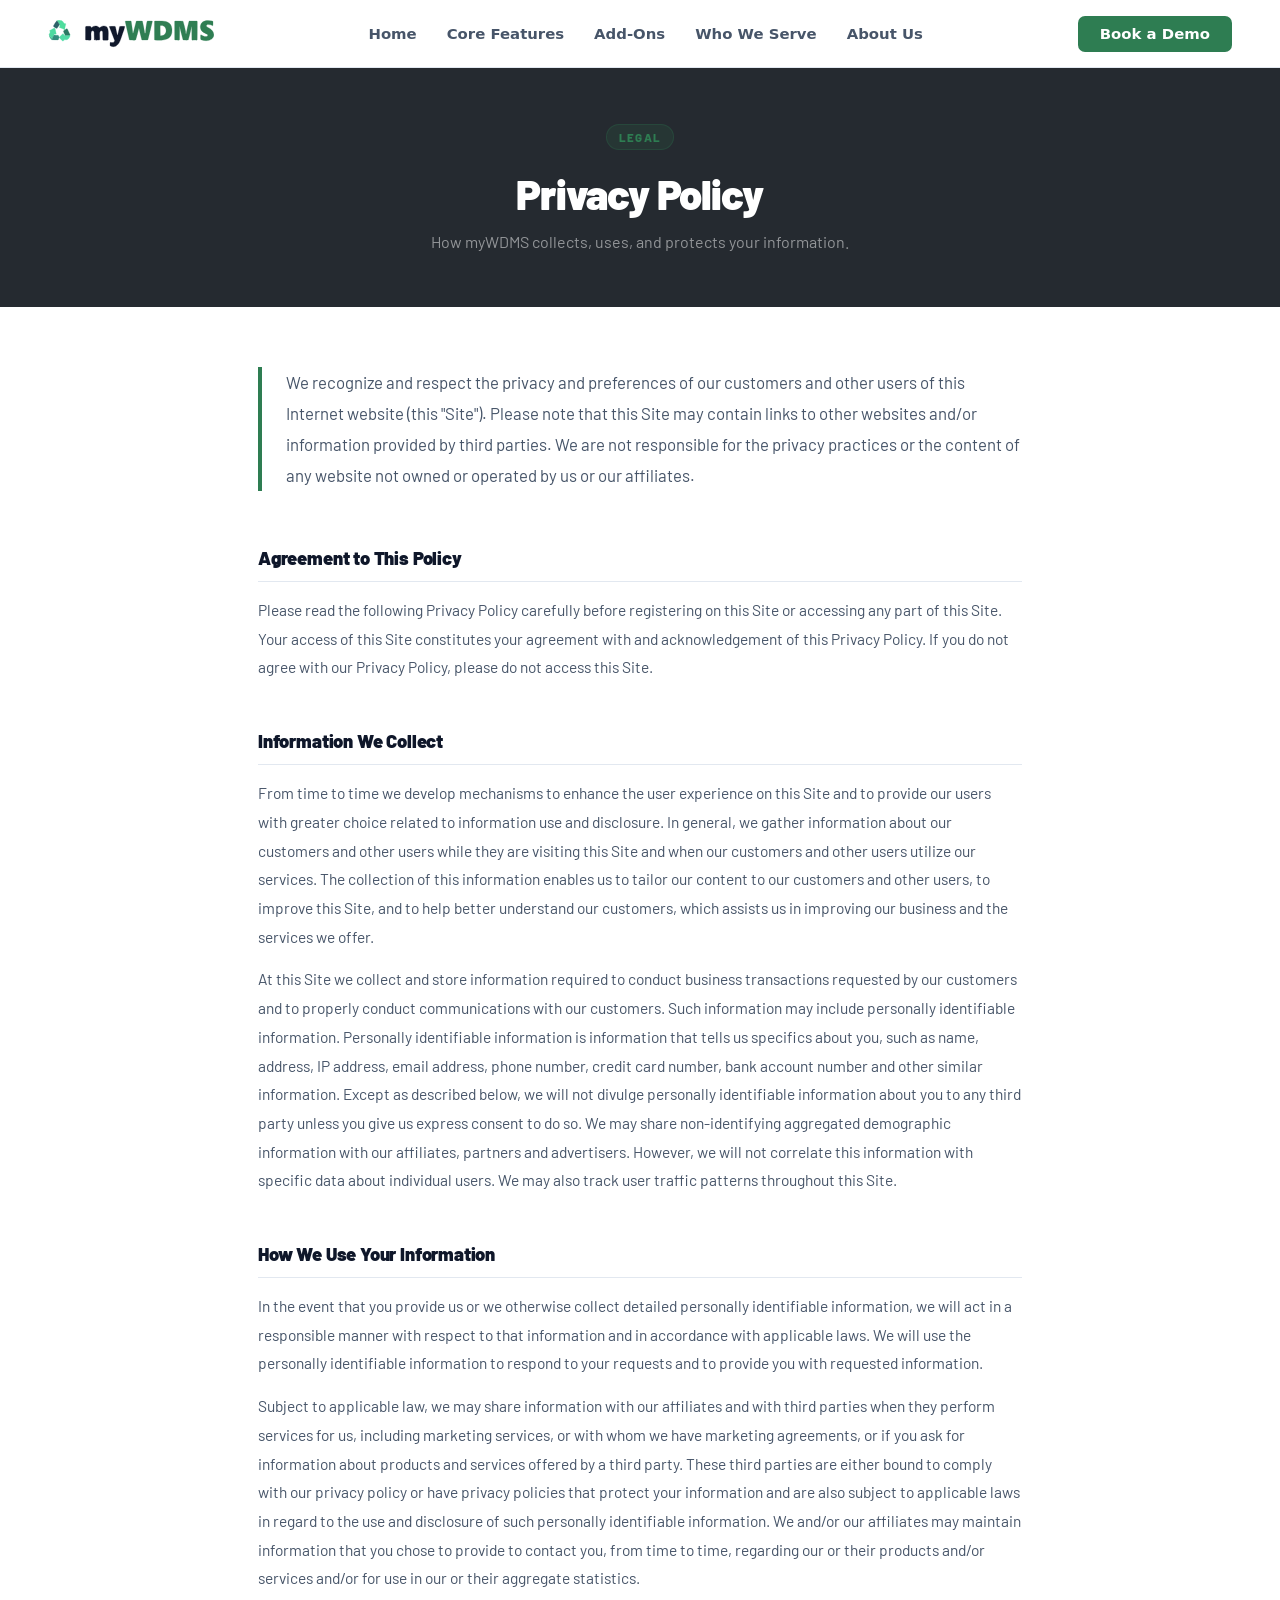
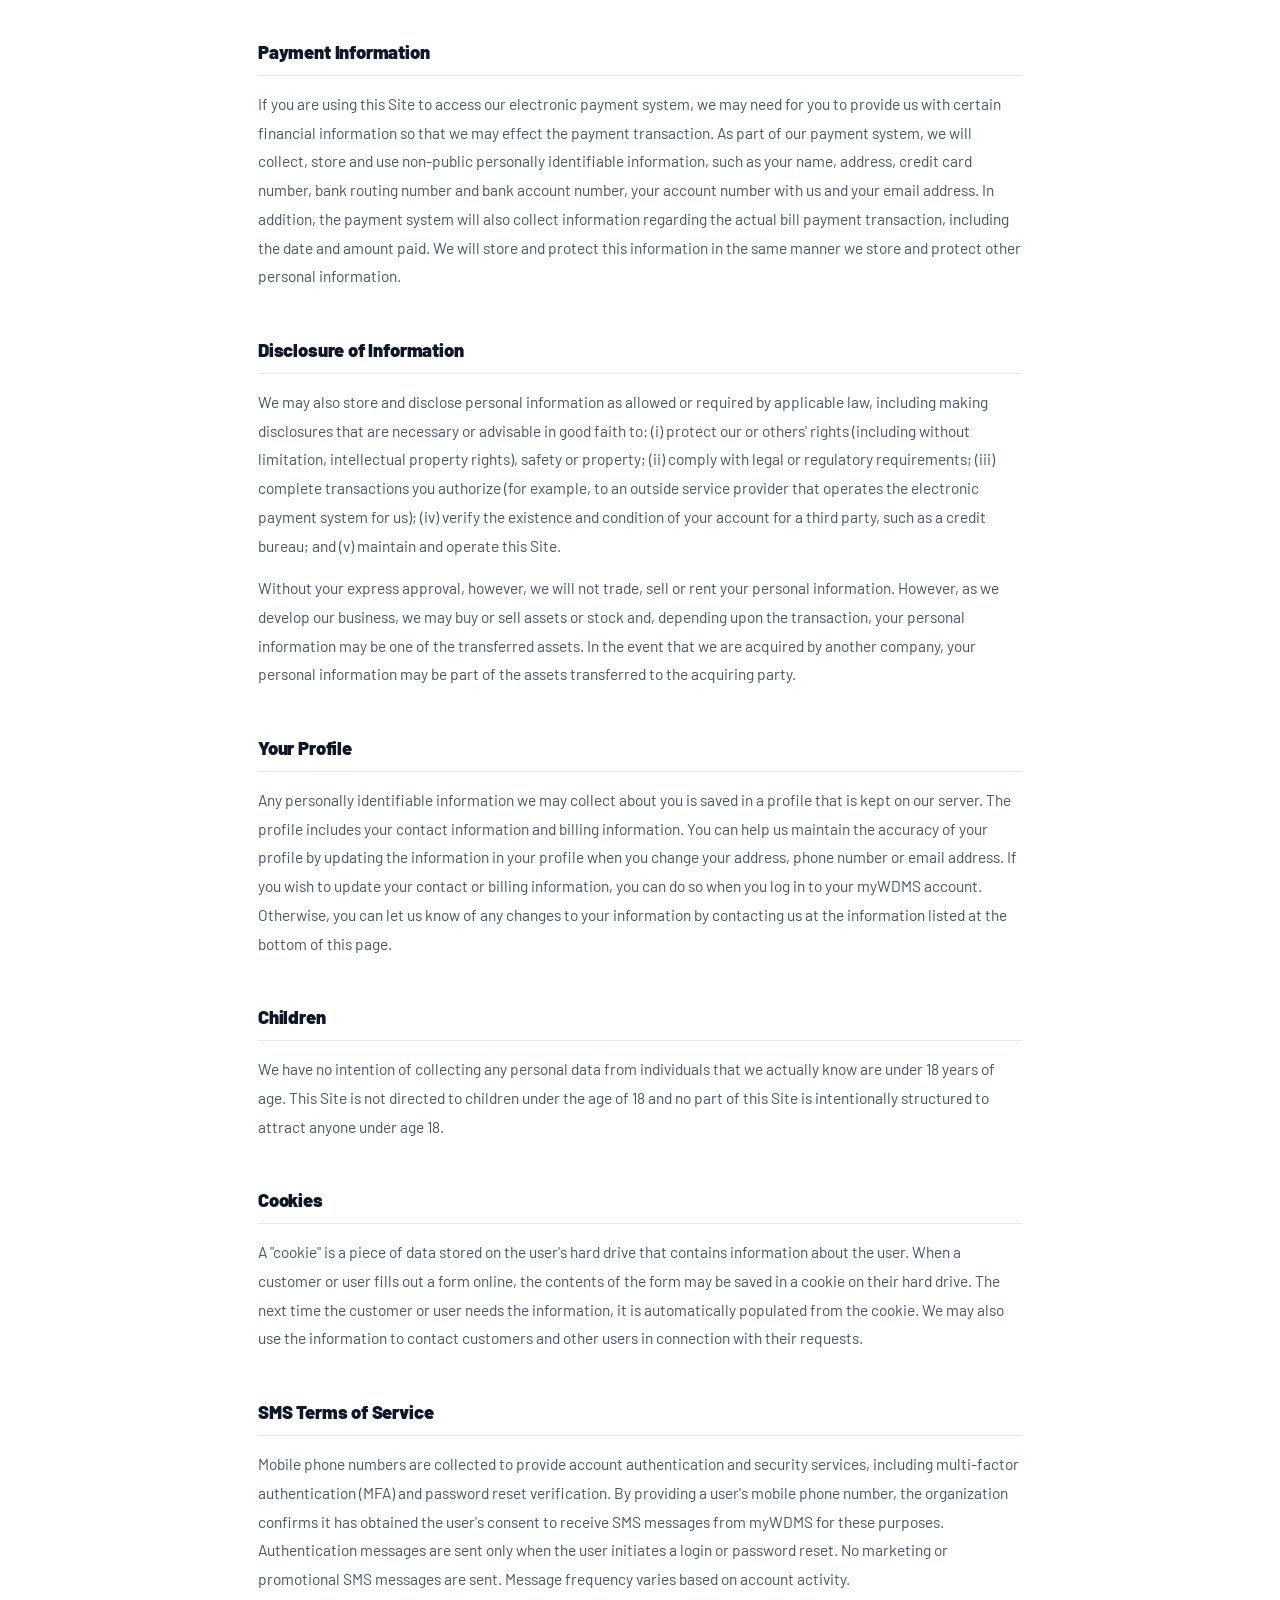
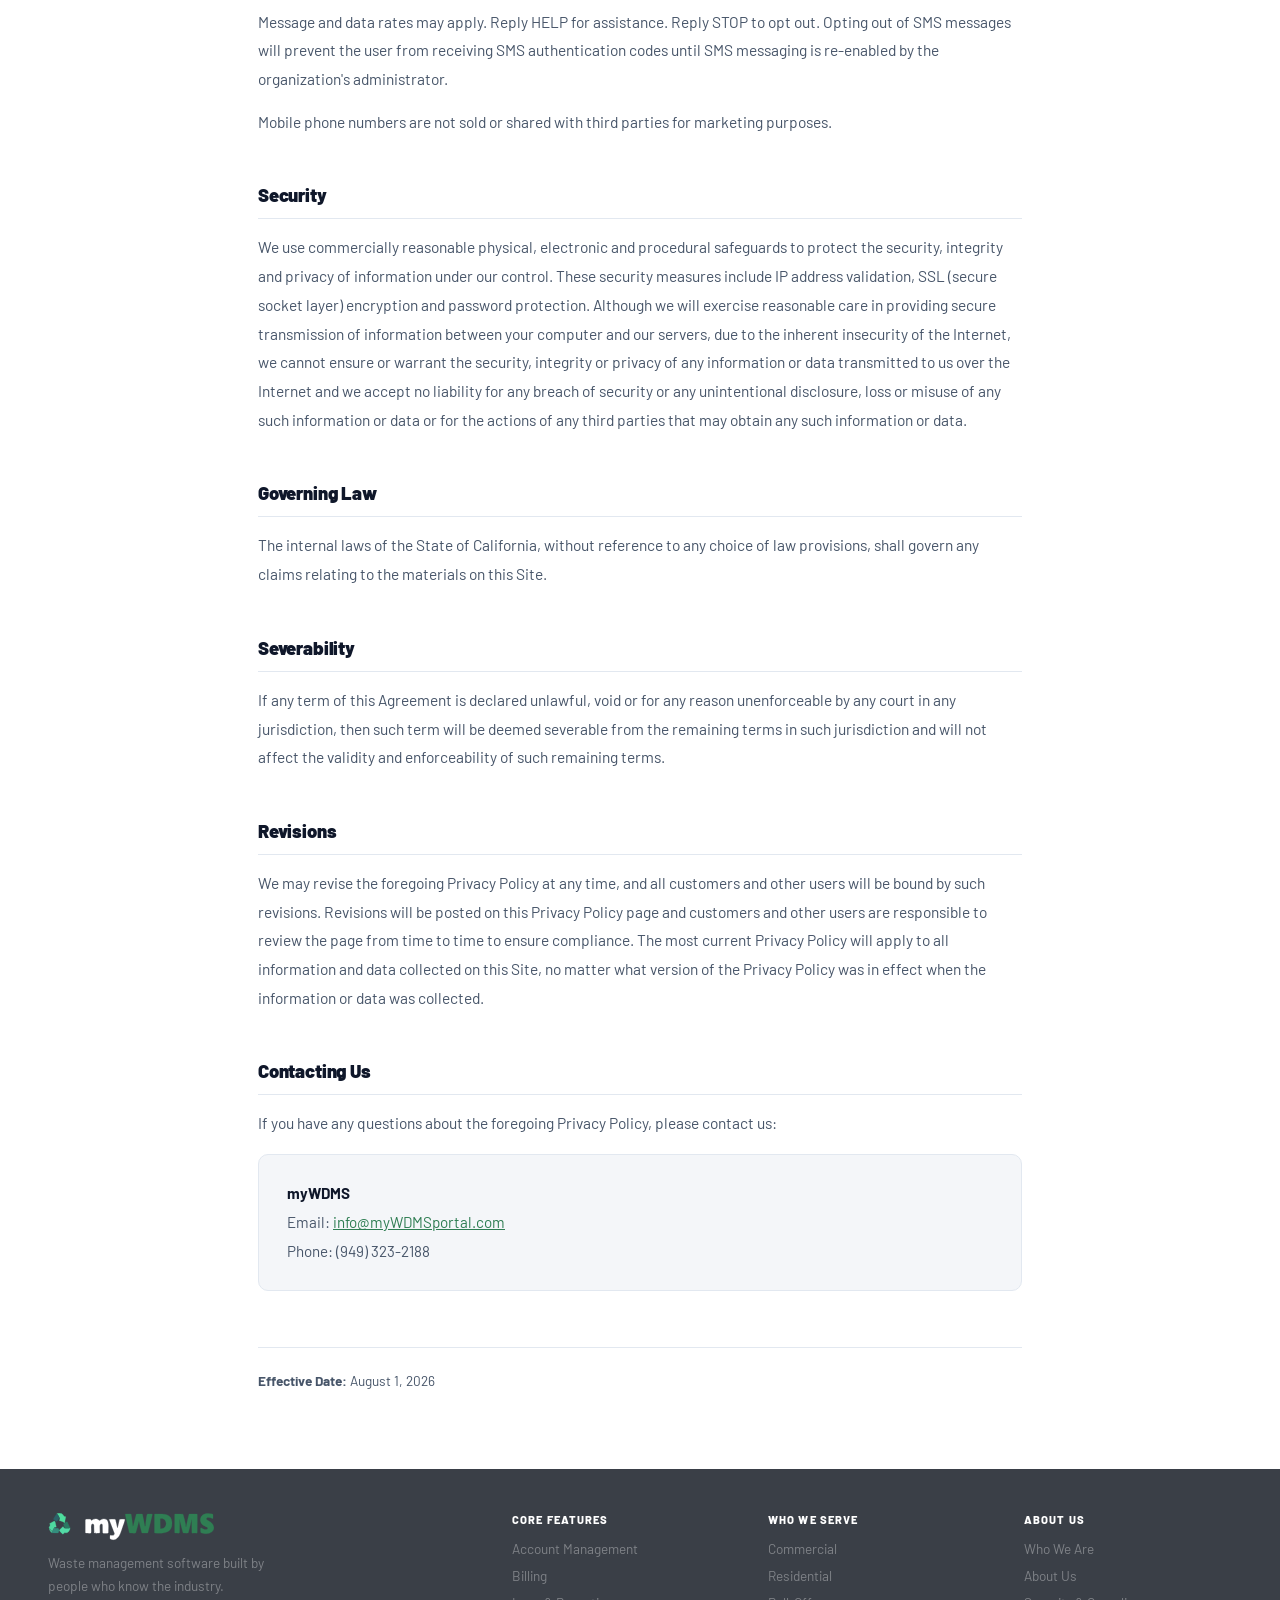
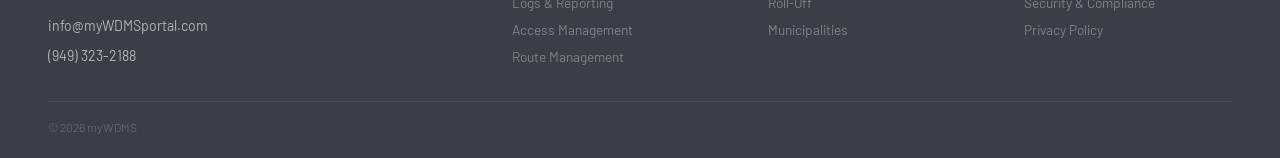
<file: privacy.html>
<!DOCTYPE html>
<html lang="en">
<head>
    <meta charset="UTF-8">
    <meta name="viewport" content="width=device-width, initial-scale=1.0">
    <title>Privacy Policy | myWDMS</title>
    <link rel="preconnect" href="https://fonts.googleapis.com">
    <link href="https://fonts.googleapis.com/css2?family=Barlow:ital,wght@0,400;0,600;0,700;0,800;0,900;1,400&display=swap" rel="stylesheet">
    <style>
        :root {
            --navy: #3A3F47;
            --navy-dark: #252A30;
            --teal: #2E7D52;
            --teal-light: rgba(46,125,82,0.12);
            --gray: #F4F6F9;
            --gray-mid: #e2e8f0;
            --text: #0f172a;
            --text-mid: #475569;
        }
        * { margin: 0; padding: 0; box-sizing: border-box; }
        html { scroll-behavior: smooth; }
        body { font-family: 'Barlow', system-ui, sans-serif; color: var(--text); background: #fff; }

        /* NAV */
        nav {
            position: sticky; top: 0; z-index: 100;
            background: rgba(255,255,255,0.97);
            border-bottom: 1px solid var(--gray-mid);
            padding: 0 48px; height: 68px;
            display: flex; align-items: center; justify-content: space-between;
            font-family: system-ui, sans-serif;
        }
        .logo { text-decoration: none; display: inline-flex; align-items: center; }
        .nav-links { display: flex; gap: 2px; list-style: none; }
        .nav-links a { text-decoration: none; color: var(--text-mid); font-weight: 600; font-size: 0.93rem; padding: 6px 14px; border-radius: 6px; transition: background 0.15s, color 0.15s; }
        .nav-links a:hover, .nav-links a.active { background: var(--gray); color: var(--text); }
        .nav-right { display: flex; gap: 10px; align-items: center; }
        .btn-demo { background: var(--teal); color: #fff; border: none; padding: 9px 22px; border-radius: 7px; font-weight: 800; font-size: 0.93rem; cursor: pointer; font-family: system-ui, sans-serif; white-space: nowrap; transition: background 0.2s; }
        .btn-demo:hover { background: #1A5436; }

        /* HERO */
        .page-hero {
            background: var(--navy-dark);
            padding: 56px 48px;
            text-align: center;
        }
        .hero-eyebrow {
            display: inline-block; font-size: 0.72rem; font-weight: 800;
            letter-spacing: 0.12em; text-transform: uppercase;
            color: var(--teal); background: rgba(46,125,82,0.15);
            border: 1px solid rgba(46,125,82,0.25);
            padding: 5px 12px; border-radius: 20px; margin-bottom: 20px;
        }
        .page-hero h1 {
            font-size: clamp(1.8rem, 3.5vw, 2.6rem); font-weight: 900; color: #fff;
            letter-spacing: -0.02em; line-height: 1.15; margin-bottom: 14px;
        }
        .page-hero p {
            font-size: 1rem; color: rgba(255,255,255,0.5); max-width: 560px; margin: 0 auto;
        }

        /* CONTENT */
        .content-wrap { max-width: 860px; margin: 0 auto; padding: 60px 48px 80px; }

        .policy-intro {
            font-size: 1.05rem; color: var(--text-mid); line-height: 1.85;
            border-left: 4px solid var(--teal);
            padding-left: 24px; margin-bottom: 56px;
        }

        .policy-section { margin-bottom: 48px; }
        .policy-section h2 {
            font-size: 1.15rem; font-weight: 900; color: var(--text);
            letter-spacing: -0.01em; margin-bottom: 14px;
            padding-bottom: 12px; border-bottom: 1px solid var(--gray-mid);
        }
        .policy-section p {
            font-size: 0.97rem; color: var(--text-mid); line-height: 1.85;
            margin-bottom: 14px;
        }
        .policy-section p:last-child { margin-bottom: 0; }

        .policy-contact-box {
            background: var(--gray); border-radius: 10px;
            padding: 24px 28px; margin-top: 16px;
            border: 1px solid var(--gray-mid);
            font-size: 0.95rem; color: var(--text-mid); line-height: 1.9;
        }
        .policy-contact-box strong { color: var(--text); }

        .effective-note {
            margin-top: 56px; padding-top: 24px;
            border-top: 1px solid var(--gray-mid);
            font-size: 0.85rem; color: var(--text-mid);
        }

        /* FOOTER */
        footer { background: var(--navy); padding: 44px 48px 24px; }
        .footer-top { display: grid; grid-template-columns: 2fr 1fr 1fr 1fr; gap: 48px; padding-bottom: 28px; border-bottom: 1px solid rgba(255,255,255,0.07); }
        .footer-brand .logo { margin-bottom: 10px; }
        .footer-brand p { font-size: 0.85rem; color: rgba(255,255,255,0.35); line-height: 1.7; max-width: 230px; margin-bottom: 14px; }
        .footer-contact { font-size: 0.88rem; color: rgba(255,255,255,0.6); line-height: 2.1; }
        .footer-contact a { color: inherit; text-decoration: none; }
        .footer-contact a:hover { color: var(--teal); }
        .footer-col h4 { font-size: 0.7rem; font-weight: 800; letter-spacing: 0.1em; text-transform: uppercase; color: #fff; margin-bottom: 12px; }
        .footer-col ul { list-style: none; }
        .footer-col li { margin-bottom: 8px; }
        .footer-col a { font-size: 0.85rem; color: rgba(255,255,255,0.35); text-decoration: none; transition: color 0.2s; }
        .footer-col a:hover { color: var(--teal); }
        .footer-bottom { padding-top: 18px; font-size: 0.75rem; color: rgba(255,255,255,0.2); }

        /* ── SKIP LINK ── */
        .skip-link {
            position: absolute; left: 8px; top: -48px;
            background: var(--teal); color: white; text-decoration: none;
            font-family: system-ui, sans-serif; font-weight: 700; font-size: 0.9rem;
            padding: 10px 18px; border-radius: 6px; z-index: 1000;
            transition: top 0.15s;
        }
        .skip-link:focus { top: 8px; }

        /* ── MOBILE NAV ── */
        .hamburger { display: none; flex-direction: column; gap: 5px; background: none; border: none; cursor: pointer; padding: 6px; }
        .hamburger span { display: block; width: 22px; height: 2px; background: var(--text); border-radius: 2px; transition: all 0.25s; }
        .hamburger.open span:nth-child(1) { transform: translateY(7px) rotate(45deg); }
        .hamburger.open span:nth-child(2) { opacity: 0; }
        .hamburger.open span:nth-child(3) { transform: translateY(-7px) rotate(-45deg); }
        .mobile-menu { display: none; position: fixed; top: 68px; left: 0; right: 0; bottom: 0; background: #fff; z-index: 99; padding: 20px 24px 40px; flex-direction: column; gap: 2px; overflow-y: auto; }
        .mobile-menu.open { display: flex; }
        .mobile-menu a { text-decoration: none; font-weight: 700; font-size: 1.1rem; color: var(--text); padding: 13px 14px; border-radius: 8px; transition: background 0.15s; }
        .mobile-menu a:hover { background: var(--gray); }
        .mobile-menu .btn-demo { margin-top: 6px; padding: 15px; border-radius: 10px; font-size: 1rem; display: block; text-align: center; width: 100%; }

        @media (max-width: 900px) {
            nav { padding: 0 24px; }
            .nav-links, .nav-right { display: none; }
            .hamburger { display: flex; }
            .page-hero { padding: 40px 24px; }
            .content-wrap { padding: 40px 24px 60px; }
            footer { padding: 36px 24px 20px; }
            .footer-top { grid-template-columns: 1fr; gap: 32px; }
        }
    </style>
</head>
<body>

<a href="#main" class="skip-link">Skip to content</a>

<!-- NAV -->
<nav>
    <a href="index.html" class="logo">
        <img src="logo-clean.svg" alt="myWDMS" height="28">
    </a>
    <ul class="nav-links">
        <li><a href="index.html">Home</a></li>
        <li><a href="features.html">Core Features</a></li>
        <li><a href="add-ons.html">Add-Ons</a></li>
        <li><a href="who-we-serve.html">Who We Serve</a></li>
        <li><a href="company.html">About Us</a></li>
    </ul>
    <div class="nav-right">
        <a href="demo.html" class="btn-demo" style="text-decoration:none">Book a Demo</a>
    </div>
    <button class="hamburger" id="hamburger" aria-label="Menu">
        <span></span><span></span><span></span>
    </button>
</nav>

<div class="mobile-menu" id="mobileMenu">
    <a href="index.html">Home</a>
    <a href="features.html">Core Features</a>
    <a href="add-ons.html">Add-Ons</a>
    <a href="who-we-serve.html">Who We Serve</a>
    <a href="company.html">About Us</a>
    <a href="demo.html" class="btn-demo" style="text-decoration:none">Book a Demo</a>
</div>

<!-- HERO -->
<section class="page-hero">
    <div class="hero-eyebrow">Legal</div>
    <h1>Privacy Policy</h1>
    <p>How myWDMS collects, uses, and protects your information.</p>
</section>

<main id="main">
<!-- CONTENT -->
<div class="content-wrap">

    <p class="policy-intro">We recognize and respect the privacy and preferences of our customers and other users of this Internet website (this "Site"). Please note that this Site may contain links to other websites and/or information provided by third parties. We are not responsible for the privacy practices or the content of any website not owned or operated by us or our affiliates.</p>

    <div class="policy-section">
        <h2>Agreement to This Policy</h2>
        <p>Please read the following Privacy Policy carefully before registering on this Site or accessing any part of this Site. Your access of this Site constitutes your agreement with and acknowledgement of this Privacy Policy. If you do not agree with our Privacy Policy, please do not access this Site.</p>
    </div>

    <div class="policy-section">
        <h2>Information We Collect</h2>
        <p>From time to time we develop mechanisms to enhance the user experience on this Site and to provide our users with greater choice related to information use and disclosure. In general, we gather information about our customers and other users while they are visiting this Site and when our customers and other users utilize our services. The collection of this information enables us to tailor our content to our customers and other users, to improve this Site, and to help better understand our customers, which assists us in improving our business and the services we offer.</p>
        <p>At this Site we collect and store information required to conduct business transactions requested by our customers and to properly conduct communications with our customers. Such information may include personally identifiable information. Personally identifiable information is information that tells us specifics about you, such as name, address, IP address, email address, phone number, credit card number, bank account number and other similar information. Except as described below, we will not divulge personally identifiable information about you to any third party unless you give us express consent to do so. We may share non-identifying aggregated demographic information with our affiliates, partners and advertisers. However, we will not correlate this information with specific data about individual users. We may also track user traffic patterns throughout this Site.</p>
    </div>

    <div class="policy-section">
        <h2>How We Use Your Information</h2>
        <p>In the event that you provide us or we otherwise collect detailed personally identifiable information, we will act in a responsible manner with respect to that information and in accordance with applicable laws. We will use the personally identifiable information to respond to your requests and to provide you with requested information.</p>
        <p>Subject to applicable law, we may share information with our affiliates and with third parties when they perform services for us, including marketing services, or with whom we have marketing agreements, or if you ask for information about products and services offered by a third party. These third parties are either bound to comply with our privacy policy or have privacy policies that protect your information and are also subject to applicable laws in regard to the use and disclosure of such personally identifiable information. We and/or our affiliates may maintain information that you chose to provide to contact you, from time to time, regarding our or their products and/or services and/or for use in our or their aggregate statistics.</p>
    </div>

    <div class="policy-section">
        <h2>Payment Information</h2>
        <p>If you are using this Site to access our electronic payment system, we may need for you to provide us with certain financial information so that we may effect the payment transaction. As part of our payment system, we will collect, store and use non-public personally identifiable information, such as your name, address, credit card number, bank routing number and bank account number, your account number with us and your email address. In addition, the payment system will also collect information regarding the actual bill payment transaction, including the date and amount paid. We will store and protect this information in the same manner we store and protect other personal information.</p>
    </div>

    <div class="policy-section">
        <h2>Disclosure of Information</h2>
        <p>We may also store and disclose personal information as allowed or required by applicable law, including making disclosures that are necessary or advisable in good faith to: (i) protect our or others' rights (including without limitation, intellectual property rights), safety or property; (ii) comply with legal or regulatory requirements; (iii) complete transactions you authorize (for example, to an outside service provider that operates the electronic payment system for us); (iv) verify the existence and condition of your account for a third party, such as a credit bureau; and (v) maintain and operate this Site.</p>
        <p>Without your express approval, however, we will not trade, sell or rent your personal information. However, as we develop our business, we may buy or sell assets or stock and, depending upon the transaction, your personal information may be one of the transferred assets. In the event that we are acquired by another company, your personal information may be part of the assets transferred to the acquiring party.</p>
    </div>

    <div class="policy-section">
        <h2>Your Profile</h2>
        <p>Any personally identifiable information we may collect about you is saved in a profile that is kept on our server. The profile includes your contact information and billing information. You can help us maintain the accuracy of your profile by updating the information in your profile when you change your address, phone number or email address. If you wish to update your contact or billing information, you can do so when you log in to your myWDMS account. Otherwise, you can let us know of any changes to your information by contacting us at the information listed at the bottom of this page.</p>
    </div>

    <div class="policy-section">
        <h2>Children</h2>
        <p>We have no intention of collecting any personal data from individuals that we actually know are under 18 years of age. This Site is not directed to children under the age of 18 and no part of this Site is intentionally structured to attract anyone under age 18.</p>
    </div>

    <div class="policy-section">
        <h2>Cookies</h2>
        <p>A "cookie" is a piece of data stored on the user's hard drive that contains information about the user. When a customer or user fills out a form online, the contents of the form may be saved in a cookie on their hard drive. The next time the customer or user needs the information, it is automatically populated from the cookie. We may also use the information to contact customers and other users in connection with their requests.</p>
    </div>

    <div class="policy-section">
        <h2>SMS Terms of Service</h2>
        <p>Mobile phone numbers are collected to provide account authentication and security services, including multi-factor authentication (MFA) and password reset verification. By providing a user's mobile phone number, the organization confirms it has obtained the user's consent to receive SMS messages from myWDMS for these purposes. Authentication messages are sent only when the user initiates a login or password reset. No marketing or promotional SMS messages are sent. Message frequency varies based on account activity.</p>
        <p>Message and data rates may apply. Reply HELP for assistance. Reply STOP to opt out. Opting out of SMS messages will prevent the user from receiving SMS authentication codes until SMS messaging is re-enabled by the organization's administrator.</p>
        <p>Mobile phone numbers are not sold or shared with third parties for marketing purposes.</p>
    </div>

    <div class="policy-section">
        <h2>Security</h2>
        <p>We use commercially reasonable physical, electronic and procedural safeguards to protect the security, integrity and privacy of information under our control. These security measures include IP address validation, SSL (secure socket layer) encryption and password protection. Although we will exercise reasonable care in providing secure transmission of information between your computer and our servers, due to the inherent insecurity of the Internet, we cannot ensure or warrant the security, integrity or privacy of any information or data transmitted to us over the Internet and we accept no liability for any breach of security or any unintentional disclosure, loss or misuse of any such information or data or for the actions of any third parties that may obtain any such information or data.</p>
    </div>

    <div class="policy-section">
        <h2>Governing Law</h2>
        <p>The internal laws of the State of California, without reference to any choice of law provisions, shall govern any claims relating to the materials on this Site.</p>
    </div>

    <div class="policy-section">
        <h2>Severability</h2>
        <p>If any term of this Agreement is declared unlawful, void or for any reason unenforceable by any court in any jurisdiction, then such term will be deemed severable from the remaining terms in such jurisdiction and will not affect the validity and enforceability of such remaining terms.</p>
    </div>

    <div class="policy-section">
        <h2>Revisions</h2>
        <p>We may revise the foregoing Privacy Policy at any time, and all customers and other users will be bound by such revisions. Revisions will be posted on this Privacy Policy page and customers and other users are responsible to review the page from time to time to ensure compliance. The most current Privacy Policy will apply to all information and data collected on this Site, no matter what version of the Privacy Policy was in effect when the information or data was collected.</p>
    </div>

    <div class="policy-section">
        <h2>Contacting Us</h2>
        <p>If you have any questions about the foregoing Privacy Policy, please contact us:</p>
        <div class="policy-contact-box">
            <strong>myWDMS</strong><br>
            Email: <a href="mailto:info@myWDMSportal.com" style="color:var(--teal);">info@myWDMSportal.com</a><br>
            Phone: (949) 323-2188
        </div>
    </div>

    <div class="effective-note">
        <strong>Effective Date:</strong> August 1, 2026
    </div>

</div>
</main>

<!-- FOOTER -->
<footer>
    <div class="footer-top">
        <div class="footer-brand">
            <a href="index.html" class="logo" style="text-decoration:none;">
                <img src="logo-dark.svg" alt="myWDMS" height="28">
            </a>
            <p>Waste management software built by people who know the industry.</p>
            <div class="footer-contact">
                <div><a href="mailto:info@myWDMSportal.com">info@myWDMSportal.com</a></div>
                <div><a href="tel:+19493232188">(949) 323-2188</a></div>
            </div>
        </div>
        <div class="footer-col">
            <h4>Core Features</h4>
            <ul>
                <li><a href="features.html#accounts">Account Management</a></li>
                <li><a href="features.html#billing">Billing</a></li>
                <li><a href="features.html#reporting">Logs &amp; Reporting</a></li>
                <li><a href="features.html#access">Access Management</a></li>
                <li><a href="features.html#routes">Route Management</a></li>
            </ul>
        </div>
        <div class="footer-col">
            <h4>Who We Serve</h4>
            <ul>
                <li><a href="who-we-serve.html">Commercial</a></li>
                <li><a href="who-we-serve.html">Residential</a></li>
                <li><a href="who-we-serve.html">Roll-Off</a></li>
                <li><a href="who-we-serve.html">Municipalities</a></li>
            </ul>
        </div>
        <div class="footer-col">
            <h4>About Us</h4>
            <ul>
                <li><a href="who-we-are.html">Who We Are</a></li>
                <li><a href="company.html">About Us</a></li>
                <li><a href="compliance.html">Security &amp; Compliance</a></li>
                <li><a href="privacy.html">Privacy Policy</a></li>
            </ul>
        </div>
    </div>
    <div class="footer-bottom">© 2026 myWDMS</div>
</footer>

<script>
    var hamburger = document.getElementById('hamburger');
    var mobileMenu = document.getElementById('mobileMenu');
    hamburger.addEventListener('click', function () {
        hamburger.classList.toggle('open');
        mobileMenu.classList.toggle('open');
        document.body.style.overflow = mobileMenu.classList.contains('open') ? 'hidden' : '';
    });
</script>

</body>
</html>
</file>
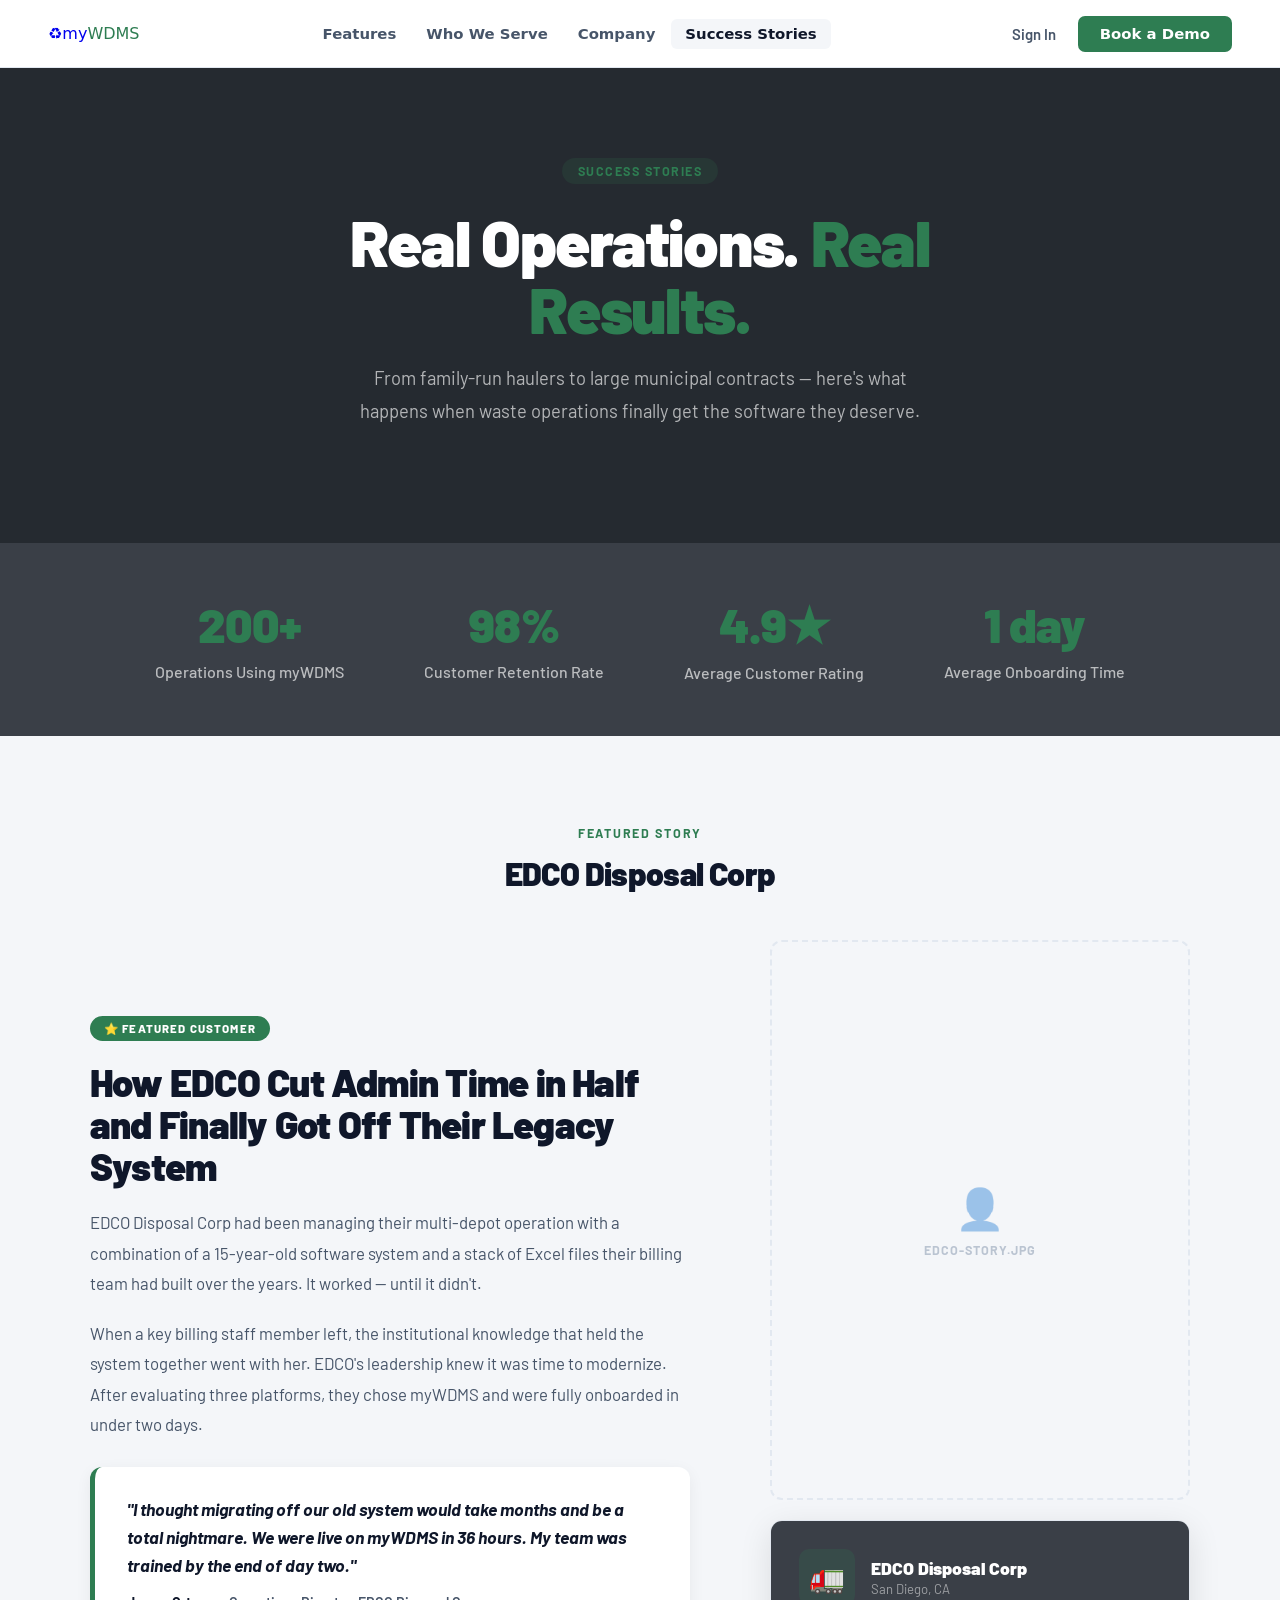
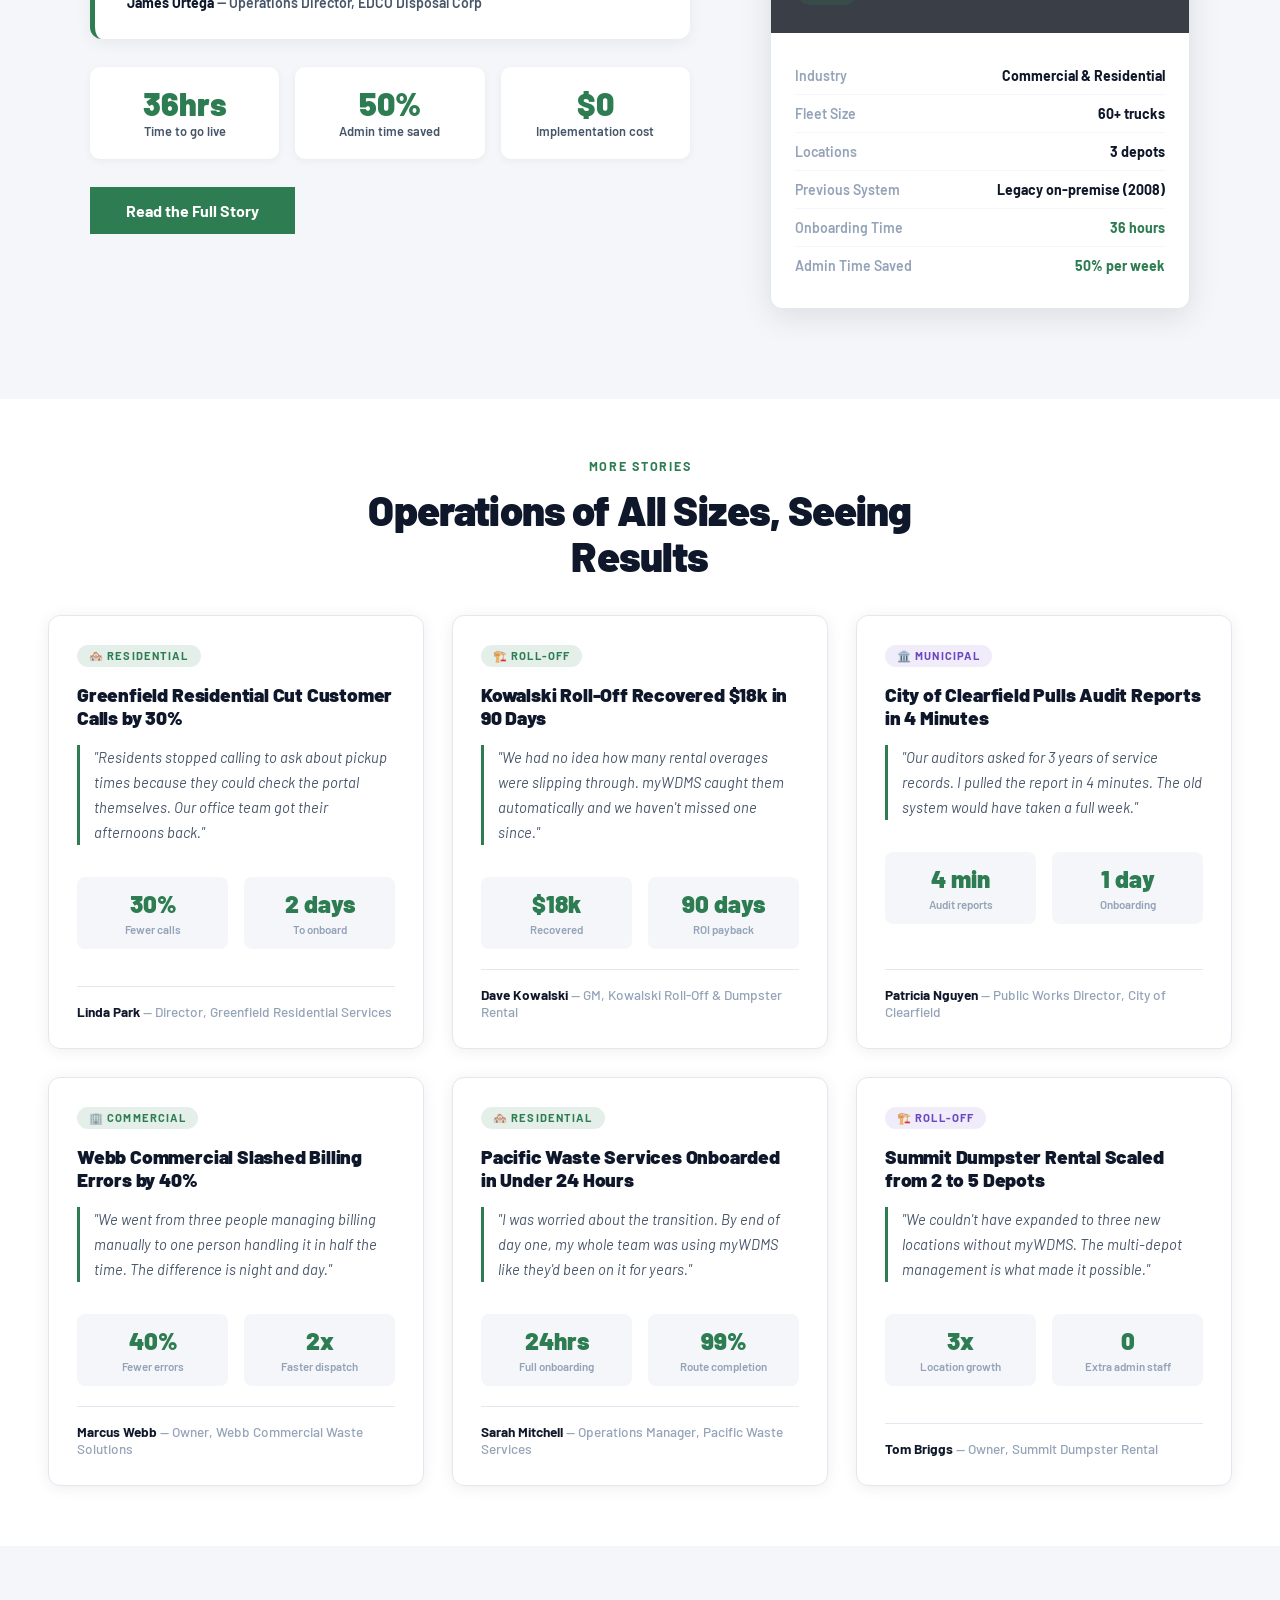
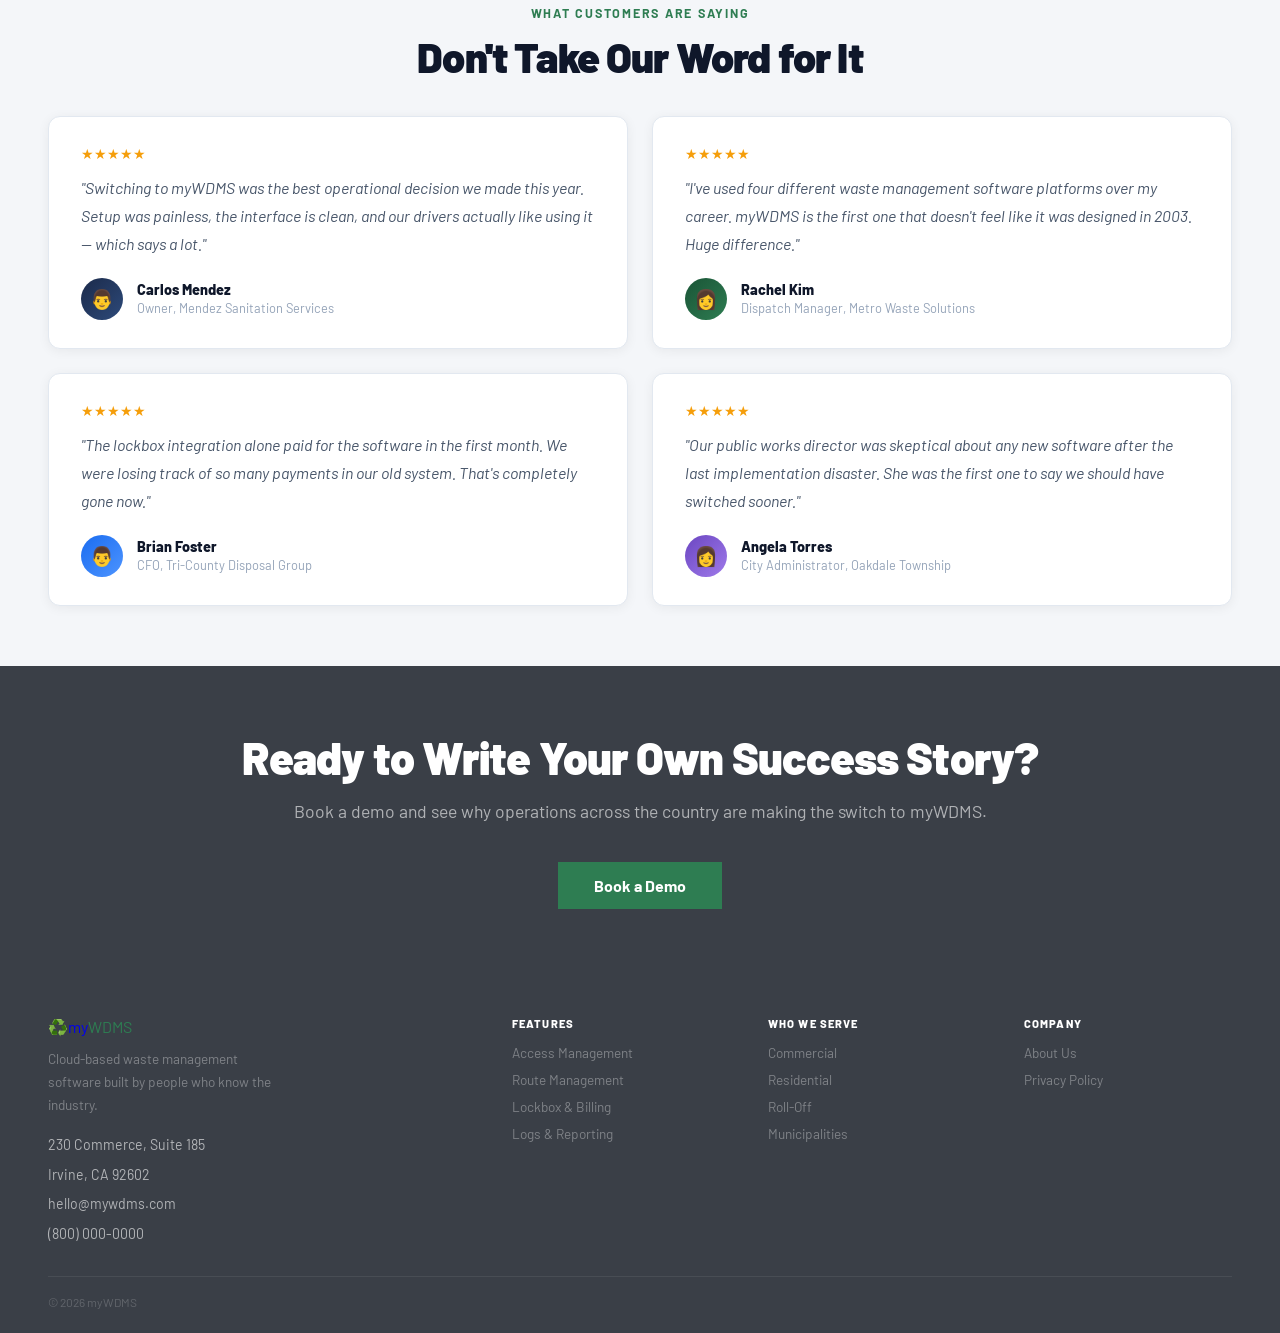
<file: success-stories.html>
<!DOCTYPE html>
<html lang="en">
<head>
    <meta charset="UTF-8">
    <meta name="viewport" content="width=device-width, initial-scale=1.0">
    <title>Success Stories — myWDMS</title>
    <link rel="stylesheet" href="styles.css">
    <style>
        .stories-grid {
            display: grid; grid-template-columns: repeat(3, 1fr); gap: 28px;
        }

        .story-card {
            background: white; border-radius: 12px;
            box-shadow: 0 2px 16px rgba(0,0,0,0.07);
            overflow: hidden; border: 1px solid var(--gray-mid);
            display: flex; flex-direction: column;
            transition: box-shadow 0.2s, transform 0.2s;
            cursor: pointer;
        }
        .story-card:hover {
            box-shadow: 0 8px 32px rgba(0,0,0,0.12);
            transform: translateY(-2px);
        }
        .story-card-header {
            padding: 28px 28px 0;
        }
        .story-tag {
            display: inline-block;
            font-size: 0.7rem; font-weight: 700;
            letter-spacing: 0.1em; text-transform: uppercase;
            padding: 4px 12px; border-radius: 20px; margin-bottom: 16px;
        }
        .story-card h3 {
            font-family: 'Barlow', sans-serif;
            font-size: 1.2rem; font-weight: 900;
            color: var(--text-dark); line-height: 1.2;
            letter-spacing: -0.01em; margin-bottom: 12px;
        }
        .story-card blockquote {
            font-size: 0.92rem; color: var(--text-mid);
            line-height: 1.7; font-style: italic;
            border-left: 3px solid var(--teal);
            padding-left: 14px; margin: 16px 0;
        }
        .story-card-body { padding: 0 28px 28px; flex: 1; display: flex; flex-direction: column; }
        .story-metrics {
            display: flex; gap: 16px; margin: 16px 0 20px;
        }
        .story-metric {
            flex: 1; background: var(--gray); border-radius: 8px;
            padding: 12px; text-align: center;
        }
        .story-metric strong {
            display: block; font-family: 'Barlow', sans-serif;
            font-size: 1.5rem; font-weight: 900; color: var(--teal);
        }
        .story-metric span { font-size: 0.72rem; color: var(--text-light); font-weight: 600; }
        .story-company {
            margin-top: auto; padding-top: 16px;
            border-top: 1px solid var(--gray-mid);
            font-size: 0.85rem; font-weight: 700; color: var(--text-dark);
        }
        .story-company span { color: var(--text-light); font-weight: 500; }

        /* FEATURED STORY */
        .featured-story {
            background: var(--gray); padding: 90px 48px;
        }
        .featured-story-inner {
            display: flex; gap: 80px; align-items: center;
            max-width: 1100px; margin: 0 auto;
        }
        .featured-story-content { flex: 1; }
        .featured-label {
            display: inline-flex; align-items: center; gap: 6px;
            background: var(--teal); color: white;
            font-size: 0.72rem; font-weight: 800; letter-spacing: 0.1em;
            text-transform: uppercase; padding: 5px 14px; border-radius: 20px;
            margin-bottom: 20px;
        }
        .featured-story-content h2 {
            font-family: 'Barlow', sans-serif;
            font-size: 2.4rem; font-weight: 900;
            color: var(--text-dark); line-height: 1.1;
            letter-spacing: -0.02em; margin-bottom: 20px;
        }
        .featured-story-content p {
            font-size: 1.05rem; color: var(--text-mid);
            line-height: 1.8; margin-bottom: 20px;
        }
        .featured-quote {
            background: white; border-radius: 12px;
            padding: 28px 32px; border-left: 5px solid var(--teal);
            box-shadow: 0 4px 16px rgba(0,0,0,0.06); margin: 28px 0;
        }
        .featured-quote blockquote {
            font-size: 1.1rem; font-weight: 700; color: var(--text-dark);
            line-height: 1.6; font-style: italic; margin-bottom: 14px;
        }
        .featured-quote .attr { font-size: 0.88rem; color: var(--text-mid); font-weight: 600; }
        .featured-quote .attr strong { color: var(--text-dark); }

        .featured-stats {
            display: grid; grid-template-columns: repeat(3, 1fr); gap: 16px;
            margin: 28px 0;
        }
        .featured-stat {
            background: white; border-radius: 10px; padding: 20px;
            text-align: center; box-shadow: 0 2px 8px rgba(0,0,0,0.05);
        }
        .featured-stat strong {
            display: block; font-family: 'Barlow', sans-serif;
            font-size: 2rem; font-weight: 900; color: var(--teal); line-height: 1;
        }
        .featured-stat span { font-size: 0.8rem; color: var(--text-mid); margin-top: 4px; display: block; font-weight: 600; }

        .featured-visual { flex: 1; max-width: 420px; }
        .company-profile {
            background: white; border-radius: 12px;
            box-shadow: 0 8px 32px rgba(0,0,0,0.1);
            overflow: hidden; border: 1px solid var(--gray-mid);
        }
        .company-profile-header {
            background: var(--navy); padding: 28px;
            display: flex; align-items: center; gap: 16px;
        }
        .company-logo-placeholder {
            width: 56px; height: 56px; background: rgba(46,125,82,0.2);
            border-radius: 10px; display: flex; align-items: center;
            justify-content: center; font-size: 1.8rem; flex-shrink: 0;
        }
        .company-name { font-family: 'Barlow', sans-serif; font-size: 1.1rem; font-weight: 900; color: white; }
        .company-location { font-size: 0.82rem; color: rgba(255,255,255,0.5); margin-top: 2px; }
        .company-profile-body { padding: 24px; }
        .profile-row {
            display: flex; justify-content: space-between;
            padding: 10px 0; border-bottom: 1px solid var(--gray);
            font-size: 0.88rem;
        }
        .profile-row:last-child { border-bottom: none; }
        .profile-label { color: var(--text-light); font-weight: 600; }
        .profile-value { color: var(--text-dark); font-weight: 700; }
        .profile-value.highlight { color: var(--teal); }

        /* TESTIMONIALS GRID */
        .testimonials-grid {
            display: grid; grid-template-columns: repeat(2, 1fr); gap: 24px;
        }
        .testimonial-card {
            background: white; border-radius: 12px; padding: 28px 32px;
            box-shadow: 0 2px 12px rgba(0,0,0,0.06);
            border: 1px solid var(--gray-mid);
        }
        .testimonial-card blockquote {
            font-size: 1rem; color: var(--text-mid);
            line-height: 1.75; font-style: italic; margin-bottom: 20px;
        }
        .testimonial-footer {
            display: flex; align-items: center; gap: 14px;
        }
        .testimonial-avatar {
            width: 42px; height: 42px; border-radius: 50%;
            display: flex; align-items: center; justify-content: center;
            font-size: 1.2rem; flex-shrink: 0;
        }
        .testimonial-name { font-size: 0.9rem; font-weight: 800; color: var(--text-dark); }
        .testimonial-role { font-size: 0.8rem; color: var(--text-light); margin-top: 2px; }
        .stars { color: #f59e0b; font-size: 0.85rem; margin-bottom: 12px; }
    </style>
</head>
<body>

<!-- NAV -->
<nav>
    <a href="index.html" class="logo">
        <div class="logo-icon">♻️</div>
        my<em style="color:var(--teal);font-style:normal">WDMS</em>
    </a>
    <ul class="nav-links">
        <li><a href="features.html">Features</a></li>
        <li><a href="who-we-serve.html">Who We Serve</a></li>
        <li><a href="company.html">Company</a></li>
        <li><a href="success-stories.html" class="active">Success Stories</a></li>
    </ul>
    <div class="nav-right">
        <button class="btn-text">Sign In</button>
        <button class="btn-demo">Book a Demo</button>
    </div>
</nav>

<!-- PAGE HERO -->
<section class="page-hero">
    <span class="eyebrow">Success Stories</span>
    <h1>Real Operations. <span>Real Results.</span></h1>
    <p>From family-run haulers to large municipal contracts — here's what happens when waste operations finally get the software they deserve.</p>
</section>

<!-- STATS BAR -->
<div class="stats-bar">
    <div class="stat-item"><h2>200+</h2><p>Operations Using myWDMS</p></div>
    <div class="stat-item"><h2>98%</h2><p>Customer Retention Rate</p></div>
    <div class="stat-item"><h2>4.9★</h2><p>Average Customer Rating</p></div>
    <div class="stat-item"><h2>1 day</h2><p>Average Onboarding Time</p></div>
</div>

<!-- FEATURED STORY -->
<section class="featured-story">
    <div style="text-align:center;margin-bottom:48px">
        <span class="eyebrow">Featured Story</span>
        <h2 style="font-family:'Barlow',sans-serif;font-size:2rem;font-weight:900;color:var(--text-dark);letter-spacing:-0.02em">EDCO Disposal Corp</h2>
    </div>
    <div class="featured-story-inner">
        <div class="featured-story-content">
            <div class="featured-label">⭐ Featured Customer</div>
            <h2>How EDCO Cut Admin Time in Half and Finally Got Off Their Legacy System</h2>
            <p>EDCO Disposal Corp had been managing their multi-depot operation with a combination of a 15-year-old software system and a stack of Excel files their billing team had built over the years. It worked — until it didn't.</p>
            <p>When a key billing staff member left, the institutional knowledge that held the system together went with her. EDCO's leadership knew it was time to modernize. After evaluating three platforms, they chose myWDMS and were fully onboarded in under two days.</p>
            <div class="featured-quote">
                <blockquote>"I thought migrating off our old system would take months and be a total nightmare. We were live on myWDMS in 36 hours. My team was trained by the end of day two."</blockquote>
                <div class="attr"><strong>James Ortega</strong> — Operations Director, EDCO Disposal Corp</div>
            </div>
            <div class="featured-stats">
                <div class="featured-stat"><strong>36hrs</strong><span>Time to go live</span></div>
                <div class="featured-stat"><strong>50%</strong><span>Admin time saved</span></div>
                <div class="featured-stat"><strong>$0</strong><span>Implementation cost</span></div>
            </div>
            <a href="#" class="btn-primary">Read the Full Story</a>
        </div>
        <div class="featured-visual">
            <div class="img-placeholder" style="aspect-ratio:3/4;margin-bottom:20px">
                <div class="ph-icon">👤</div>
                <div class="ph-label">edco-story.jpg</div>
            </div>
            <div class="company-profile">
                <div class="company-profile-header">
                    <div class="company-logo-placeholder">🚛</div>
                    <div>
                        <div class="company-name">EDCO Disposal Corp</div>
                        <div class="company-location">San Diego, CA</div>
                    </div>
                </div>
                <div class="company-profile-body">
                    <div class="profile-row">
                        <div class="profile-label">Industry</div>
                        <div class="profile-value">Commercial & Residential</div>
                    </div>
                    <div class="profile-row">
                        <div class="profile-label">Fleet Size</div>
                        <div class="profile-value">60+ trucks</div>
                    </div>
                    <div class="profile-row">
                        <div class="profile-label">Locations</div>
                        <div class="profile-value">3 depots</div>
                    </div>
                    <div class="profile-row">
                        <div class="profile-label">Previous System</div>
                        <div class="profile-value">Legacy on-premise (2008)</div>
                    </div>
                    <div class="profile-row">
                        <div class="profile-label">Onboarding Time</div>
                        <div class="profile-value highlight">36 hours</div>
                    </div>
                    <div class="profile-row">
                        <div class="profile-label">Admin Time Saved</div>
                        <div class="profile-value highlight">50% per week</div>
                    </div>
                </div>
            </div>
        </div>
    </div>
</section>

<!-- MORE STORIES -->
<section class="section">
    <div class="section-header">
        <span class="eyebrow">More Stories</span>
        <h2>Operations of All Sizes, Seeing Results</h2>
    </div>
    <div class="stories-grid">
        <div class="story-card">
            <div class="story-card-header">
                <div class="story-tag" style="background:rgba(46,125,82,0.12);color:var(--teal)">🏘️ Residential</div>
                <h3>Greenfield Residential Cut Customer Calls by 30%</h3>
                <blockquote>"Residents stopped calling to ask about pickup times because they could check the portal themselves. Our office team got their afternoons back."</blockquote>
            </div>
            <div class="story-card-body">
                <div class="story-metrics">
                    <div class="story-metric"><strong>30%</strong><span>Fewer calls</span></div>
                    <div class="story-metric"><strong>2 days</strong><span>To onboard</span></div>
                </div>
                <div class="story-company">Linda Park <span>— Director, Greenfield Residential Services</span></div>
            </div>
        </div>

        <div class="story-card">
            <div class="story-card-header">
                <div class="story-tag" style="background:rgba(46,125,82,0.12);color:var(--teal)">🏗️ Roll-Off</div>
                <h3>Kowalski Roll-Off Recovered $18k in 90 Days</h3>
                <blockquote>"We had no idea how many rental overages were slipping through. myWDMS caught them automatically and we haven't missed one since."</blockquote>
            </div>
            <div class="story-card-body">
                <div class="story-metrics">
                    <div class="story-metric"><strong>$18k</strong><span>Recovered</span></div>
                    <div class="story-metric"><strong>90 days</strong><span>ROI payback</span></div>
                </div>
                <div class="story-company">Dave Kowalski <span>— GM, Kowalski Roll-Off & Dumpster Rental</span></div>
            </div>
        </div>

        <div class="story-card">
            <div class="story-card-header">
                <div class="story-tag" style="background:rgba(107,70,193,0.1);color:#6b46c1">🏛️ Municipal</div>
                <h3>City of Clearfield Pulls Audit Reports in 4 Minutes</h3>
                <blockquote>"Our auditors asked for 3 years of service records. I pulled the report in 4 minutes. The old system would have taken a full week."</blockquote>
            </div>
            <div class="story-card-body">
                <div class="story-metrics">
                    <div class="story-metric"><strong>4 min</strong><span>Audit reports</span></div>
                    <div class="story-metric"><strong>1 day</strong><span>Onboarding</span></div>
                </div>
                <div class="story-company">Patricia Nguyen <span>— Public Works Director, City of Clearfield</span></div>
            </div>
        </div>

        <div class="story-card">
            <div class="story-card-header">
                <div class="story-tag" style="background:rgba(46,125,82,0.12);color:var(--teal)">🏢 Commercial</div>
                <h3>Webb Commercial Slashed Billing Errors by 40%</h3>
                <blockquote>"We went from three people managing billing manually to one person handling it in half the time. The difference is night and day."</blockquote>
            </div>
            <div class="story-card-body">
                <div class="story-metrics">
                    <div class="story-metric"><strong>40%</strong><span>Fewer errors</span></div>
                    <div class="story-metric"><strong>2x</strong><span>Faster dispatch</span></div>
                </div>
                <div class="story-company">Marcus Webb <span>— Owner, Webb Commercial Waste Solutions</span></div>
            </div>
        </div>

        <div class="story-card">
            <div class="story-card-header">
                <div class="story-tag" style="background:rgba(46,125,82,0.12);color:var(--teal)">🏘️ Residential</div>
                <h3>Pacific Waste Services Onboarded in Under 24 Hours</h3>
                <blockquote>"I was worried about the transition. By end of day one, my whole team was using myWDMS like they'd been on it for years."</blockquote>
            </div>
            <div class="story-card-body">
                <div class="story-metrics">
                    <div class="story-metric"><strong>24hrs</strong><span>Full onboarding</span></div>
                    <div class="story-metric"><strong>99%</strong><span>Route completion</span></div>
                </div>
                <div class="story-company">Sarah Mitchell <span>— Operations Manager, Pacific Waste Services</span></div>
            </div>
        </div>

        <div class="story-card">
            <div class="story-card-header">
                <div class="story-tag" style="background:rgba(107,70,193,0.1);color:#6b46c1">🏗️ Roll-Off</div>
                <h3>Summit Dumpster Rental Scaled from 2 to 5 Depots</h3>
                <blockquote>"We couldn't have expanded to three new locations without myWDMS. The multi-depot management is what made it possible."</blockquote>
            </div>
            <div class="story-card-body">
                <div class="story-metrics">
                    <div class="story-metric"><strong>3x</strong><span>Location growth</span></div>
                    <div class="story-metric"><strong>0</strong><span>Extra admin staff</span></div>
                </div>
                <div class="story-company">Tom Briggs <span>— Owner, Summit Dumpster Rental</span></div>
            </div>
        </div>
    </div>
</section>

<!-- TESTIMONIALS -->
<section class="section gray">
    <div class="section-header">
        <span class="eyebrow">What Customers Are Saying</span>
        <h2>Don't Take Our Word for It</h2>
    </div>
    <div class="testimonials-grid">
        <div class="testimonial-card">
            <div class="stars">★★★★★</div>
            <blockquote>"Switching to myWDMS was the best operational decision we made this year. Setup was painless, the interface is clean, and our drivers actually like using it — which says a lot."</blockquote>
            <div class="testimonial-footer">
                <div class="testimonial-avatar" style="background:linear-gradient(135deg,#1B2A4A,#2d4a7a)">👨</div>
                <div>
                    <div class="testimonial-name">Carlos Mendez</div>
                    <div class="testimonial-role">Owner, Mendez Sanitation Services</div>
                </div>
            </div>
        </div>
        <div class="testimonial-card">
            <div class="stars">★★★★★</div>
            <blockquote>"I've used four different waste management software platforms over my career. myWDMS is the first one that doesn't feel like it was designed in 2003. Huge difference."</blockquote>
            <div class="testimonial-footer">
                <div class="testimonial-avatar" style="background:linear-gradient(135deg,#1A5436,#2E7D52)">👩</div>
                <div>
                    <div class="testimonial-name">Rachel Kim</div>
                    <div class="testimonial-role">Dispatch Manager, Metro Waste Solutions</div>
                </div>
            </div>
        </div>
        <div class="testimonial-card">
            <div class="stars">★★★★★</div>
            <blockquote>"The lockbox integration alone paid for the software in the first month. We were losing track of so many payments in our old system. That's completely gone now."</blockquote>
            <div class="testimonial-footer">
                <div class="testimonial-avatar" style="background:linear-gradient(135deg,#1a6cf0,#4d94ff)">👨</div>
                <div>
                    <div class="testimonial-name">Brian Foster</div>
                    <div class="testimonial-role">CFO, Tri-County Disposal Group</div>
                </div>
            </div>
        </div>
        <div class="testimonial-card">
            <div class="stars">★★★★★</div>
            <blockquote>"Our public works director was skeptical about any new software after the last implementation disaster. She was the first one to say we should have switched sooner."</blockquote>
            <div class="testimonial-footer">
                <div class="testimonial-avatar" style="background:linear-gradient(135deg,#6b46c1,#9f7aea)">👩</div>
                <div>
                    <div class="testimonial-name">Angela Torres</div>
                    <div class="testimonial-role">City Administrator, Oakdale Township</div>
                </div>
            </div>
        </div>
    </div>
</section>

<!-- CTA -->
<section class="cta-band dark">
    <h2>Ready to Write Your Own Success Story?</h2>
    <p>Book a demo and see why operations across the country are making the switch to myWDMS.</p>
    <a href="#" class="btn-primary">Book a Demo</a>
</section>

<!-- FOOTER -->
<footer>
    <div class="footer-top">
        <div class="footer-brand">
            <a href="index.html" class="logo"><div class="logo-icon">♻️</div>my<em style="color:var(--teal);font-style:normal">WDMS</em></a>
            <p>Cloud-based waste management software built by people who know the industry.</p>
            <div class="footer-contact">
                <div>230 Commerce, Suite 185</div>
                <div>Irvine, CA 92602</div>
                <div>hello@mywdms.com</div>
                <div>(800) 000-0000</div>
            </div>
        </div>
        <div class="footer-col"><h4>Features</h4><ul><li><a href="features.html">Access Management</a></li><li><a href="features.html">Route Management</a></li><li><a href="features.html">Lockbox & Billing</a></li><li><a href="features.html">Logs & Reporting</a></li></ul></div>
        <div class="footer-col"><h4>Who We Serve</h4><ul><li><a href="who-we-serve.html">Commercial</a></li><li><a href="who-we-serve.html">Residential</a></li><li><a href="who-we-serve.html">Roll-Off</a></li><li><a href="who-we-serve.html">Municipalities</a></li></ul></div>
        <div class="footer-col"><h4>Company</h4><ul><li><a href="company.html">About Us</a></li><li><a href="#">Privacy Policy</a></li></ul></div>
    </div>
    <div class="footer-bottom"><span>© 2026 myWDMS</span></div>
</footer>

</body>
</html>
</file>
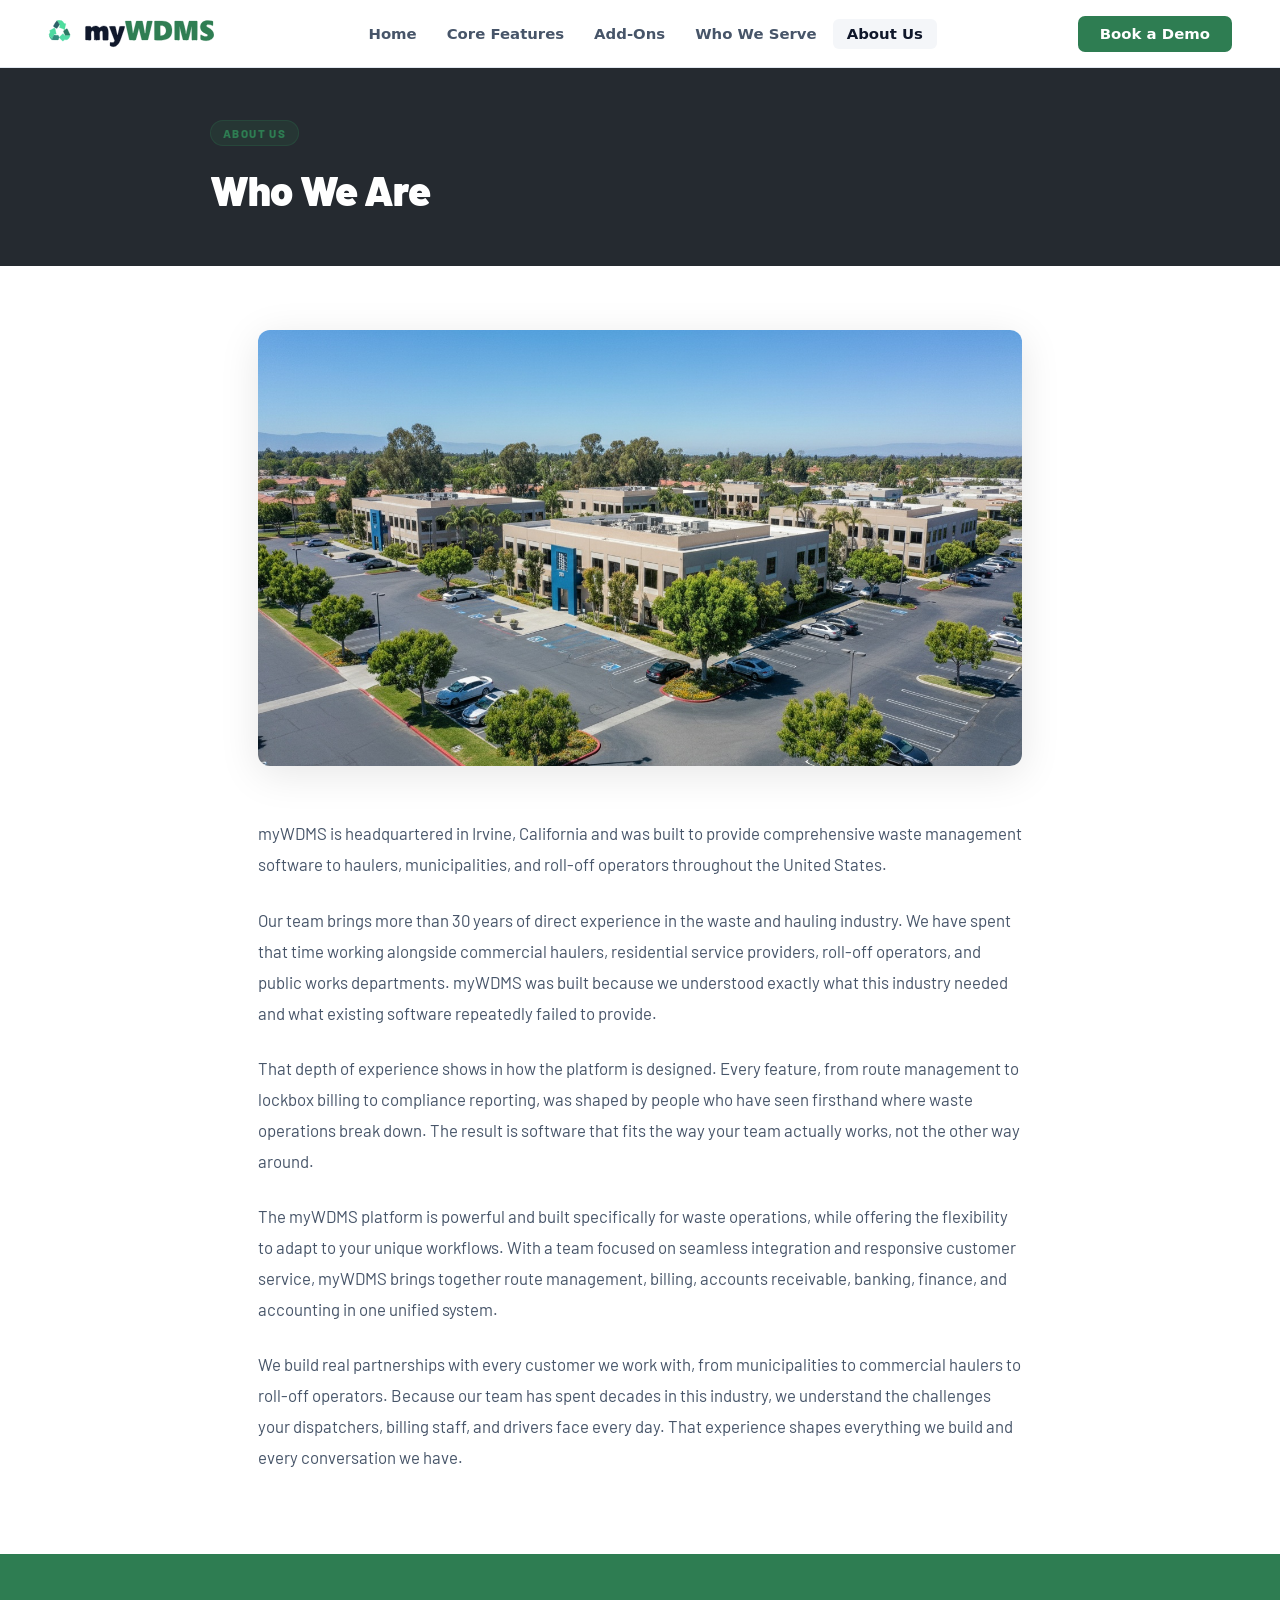
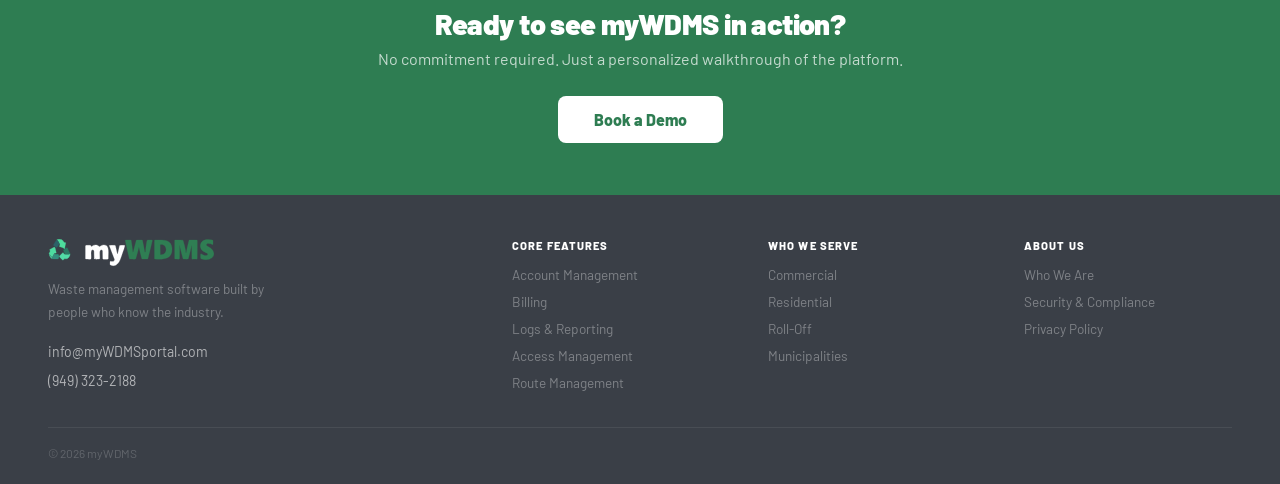
<file: who-we-are.html>
<!DOCTYPE html>
<html lang="en">
<head>
    <meta charset="UTF-8">
    <meta name="viewport" content="width=device-width, initial-scale=1.0">
    <title>Who We Are | myWDMS</title>
    <link rel="preconnect" href="https://fonts.googleapis.com">
    <link href="https://fonts.googleapis.com/css2?family=Barlow:ital,wght@0,400;0,600;0,700;0,800;0,900;1,400&display=swap" rel="stylesheet">
    <style>
        :root {
            --navy: #3A3F47;
            --navy-dark: #252A30;
            --teal: #2E7D52;
            --teal-light: rgba(46,125,82,0.12);
            --gray: #F4F6F9;
            --gray-mid: #e2e8f0;
            --text: #0f172a;
            --text-mid: #475569;
        }
        * { margin: 0; padding: 0; box-sizing: border-box; }
        html { scroll-behavior: smooth; }
        body { font-family: 'Barlow', system-ui, sans-serif; color: var(--text); background: #fff; }

        /* ── NAV ── */
        nav {
            position: sticky; top: 0; z-index: 100;
            background: rgba(255,255,255,0.97);
            border-bottom: 1px solid var(--gray-mid);
            padding: 0 48px; height: 68px;
            display: flex; align-items: center; justify-content: space-between;
            font-family: system-ui, sans-serif;
        }
        .logo { text-decoration: none; display: inline-flex; align-items: center; }
        .nav-links { display: flex; gap: 2px; list-style: none; }
        .nav-links a { text-decoration: none; color: var(--text-mid); font-weight: 600; font-size: 0.93rem; padding: 6px 14px; border-radius: 6px; transition: background 0.15s, color 0.15s; font-family: system-ui, sans-serif; }
        .nav-links a:hover, .nav-links a.active { background: var(--gray); color: var(--text); }
        .nav-right { display: flex; gap: 10px; align-items: center; }
        .btn-demo { background: var(--teal); color: #fff; border: none; padding: 9px 22px; border-radius: 7px; font-weight: 800; font-size: 0.93rem; cursor: pointer; font-family: system-ui, sans-serif; white-space: nowrap; transition: background 0.2s; text-decoration: none; display: inline-block; }
        .btn-demo:hover { background: #1A5436; }

        /* ── HERO ── */
        .page-hero {
            background: var(--navy-dark);
            padding: 52px 48px;
        }
        .hero-inner { max-width: 860px; margin: 0 auto; }
        .hero-eyebrow {
            display: inline-block; font-size: 0.72rem; font-weight: 800;
            letter-spacing: 0.12em; text-transform: uppercase;
            color: var(--teal); background: rgba(46,125,82,0.15);
            border: 1px solid rgba(46,125,82,0.25);
            padding: 5px 12px; border-radius: 20px; margin-bottom: 20px;
        }
        .hero-inner h1 {
            font-size: clamp(1.8rem, 3.5vw, 2.6rem); font-weight: 900; color: #fff;
            letter-spacing: -0.02em; line-height: 1.15;
        }

        /* ── CONTENT ── */
        .content-section {
            max-width: 860px; margin: 0 auto;
            padding: 64px 48px 80px;
        }
        .office-photo {
            width: 100%; border-radius: 12px;
            box-shadow: 0 8px 40px rgba(0,0,0,0.1);
            display: block; margin-bottom: 52px;
            object-fit: cover;
        }
        .office-photo-placeholder {
            width: 100%; aspect-ratio: 16/7;
            border-radius: 12px; border: 2px dashed var(--gray-mid);
            background: var(--gray);
            display: flex; flex-direction: column;
            align-items: center; justify-content: center; gap: 10px;
            margin-bottom: 52px; color: var(--text-mid);
            font-size: 0.85rem; font-weight: 600; letter-spacing: 0.06em;
            text-transform: uppercase;
        }
        .content-section p {
            font-size: 1.05rem; color: var(--text-mid);
            line-height: 1.85; margin-bottom: 24px;
        }
        .content-section p:last-child { margin-bottom: 0; }

        /* ── CTA BAND ── */
        .cta-band { background: var(--teal); padding: 52px 48px; text-align: center; }
        .cta-band h2 { font-size: clamp(1.3rem, 2.5vw, 1.8rem); font-weight: 900; color: #fff; letter-spacing: -0.02em; margin-bottom: 8px; }
        .cta-band p { font-size: 1rem; color: rgba(255,255,255,0.72); margin-bottom: 28px; }
        .btn-cta { display: inline-block; background: #fff; color: var(--teal); padding: 14px 36px; border-radius: 8px; font-weight: 800; font-size: 1rem; text-decoration: none; transition: background 0.2s, color 0.2s; }
        .btn-cta:hover { background: var(--navy-dark); color: #fff; }

        /* ── FOOTER ── */
        footer { background: var(--navy); padding: 44px 48px 24px; }
        .footer-top { display: grid; grid-template-columns: 2fr 1fr 1fr 1fr; gap: 48px; padding-bottom: 28px; border-bottom: 1px solid rgba(255,255,255,0.07); }
        .footer-brand .logo { margin-bottom: 10px; }
        .footer-brand p { font-size: 0.85rem; color: rgba(255,255,255,0.35); line-height: 1.7; max-width: 230px; margin-bottom: 14px; }
        .footer-contact { font-size: 0.88rem; color: rgba(255,255,255,0.6); line-height: 2.1; }
        .footer-contact a { color: inherit; text-decoration: none; }
        .footer-contact a:hover { color: var(--teal); }
        .footer-col h4 { font-size: 0.7rem; font-weight: 800; letter-spacing: 0.1em; text-transform: uppercase; color: #fff; margin-bottom: 12px; }
        .footer-col ul { list-style: none; }
        .footer-col li { margin-bottom: 8px; }
        .footer-col a { font-size: 0.85rem; color: rgba(255,255,255,0.35); text-decoration: none; transition: color 0.2s; }
        .footer-col a:hover { color: var(--teal); }
        .footer-bottom { padding-top: 18px; font-size: 0.75rem; color: rgba(255,255,255,0.2); }

        /* ── SKIP LINK ── */
        .skip-link {
            position: absolute; left: 8px; top: -48px;
            background: var(--teal); color: white; text-decoration: none;
            font-family: system-ui, sans-serif; font-weight: 700; font-size: 0.9rem;
            padding: 10px 18px; border-radius: 6px; z-index: 1000;
            transition: top 0.15s;
        }
        .skip-link:focus { top: 8px; }

        /* ── MOBILE NAV ── */
        .hamburger { display: none; flex-direction: column; gap: 5px; background: none; border: none; cursor: pointer; padding: 6px; }
        .hamburger span { display: block; width: 22px; height: 2px; background: var(--text); border-radius: 2px; transition: all 0.25s; }
        .hamburger.open span:nth-child(1) { transform: translateY(7px) rotate(45deg); }
        .hamburger.open span:nth-child(2) { opacity: 0; }
        .hamburger.open span:nth-child(3) { transform: translateY(-7px) rotate(-45deg); }
        .mobile-menu { display: none; position: fixed; top: 68px; left: 0; right: 0; bottom: 0; background: #fff; z-index: 99; padding: 20px 24px 40px; flex-direction: column; gap: 2px; overflow-y: auto; }
        .mobile-menu.open { display: flex; }
        .mobile-menu a { text-decoration: none; font-weight: 700; font-size: 1.1rem; color: var(--text); padding: 13px 14px; border-radius: 8px; transition: background 0.15s; }
        .mobile-menu a:hover { background: var(--gray); }
        .mobile-menu .btn-demo { margin-top: 6px; padding: 15px; border-radius: 10px; font-size: 1rem; display: block; text-align: center; width: 100%; }

        @media (max-width: 900px) {
            nav { padding: 0 24px; }
            .nav-links, .nav-right { display: none; }
            .hamburger { display: flex; }
            .page-hero { padding: 48px 24px; }
            .content-section { padding: 48px 24px 60px; }
            .cta-band { padding: 44px 24px; }
            footer { padding: 36px 24px 20px; }
            .footer-top { grid-template-columns: 1fr; gap: 32px; }
        }
    </style>
</head>
<body>

<a href="#main" class="skip-link">Skip to content</a>

<!-- NAV -->
<nav>
    <a href="index.html" class="logo">
        <img src="logo-clean.svg" alt="myWDMS" height="28">
    </a>
    <ul class="nav-links">
        <li><a href="index.html">Home</a></li>
        <li><a href="features.html">Core Features</a></li>
        <li><a href="add-ons.html">Add-Ons</a></li>
        <li><a href="who-we-serve.html">Who We Serve</a></li>
        <li><a href="company.html" class="active">About Us</a></li>
    </ul>
    <div class="nav-right">
        <a href="demo.html" class="btn-demo">Book a Demo</a>
    </div>
    <button class="hamburger" id="hamburger" aria-label="Menu">
        <span></span><span></span><span></span>
    </button>
</nav>

<div class="mobile-menu" id="mobileMenu">
    <a href="index.html">Home</a>
    <a href="features.html">Core Features</a>
    <a href="add-ons.html">Add-Ons</a>
    <a href="who-we-serve.html">Who We Serve</a>
    <a href="company.html">About Us</a>
    <a href="demo.html" class="btn-demo" style="text-decoration:none">Book a Demo</a>
</div>

<!-- HERO -->
<section class="page-hero">
    <div class="hero-inner">
        <span class="hero-eyebrow">About Us</span>
        <h1>Who We Are</h1>
    </div>
</section>

<main id="main">
<!-- CONTENT -->
<div class="content-section">

    <img src="company-hero.jpg" alt="myWDMS office in Irvine, California" class="office-photo">

    <p>myWDMS is headquartered in Irvine, California and was built to provide comprehensive waste management software to haulers, municipalities, and roll-off operators throughout the United States.</p>

    <p>Our team brings more than 30 years of direct experience in the waste and hauling industry. We have spent that time working alongside commercial haulers, residential service providers, roll-off operators, and public works departments. myWDMS was built because we understood exactly what this industry needed and what existing software repeatedly failed to provide.</p>

    <p>That depth of experience shows in how the platform is designed. Every feature, from route management to lockbox billing to compliance reporting, was shaped by people who have seen firsthand where waste operations break down. The result is software that fits the way your team actually works, not the other way around.</p>

    <p>The myWDMS platform is powerful and built specifically for waste operations, while offering the flexibility to adapt to your unique workflows. With a team focused on seamless integration and responsive customer service, myWDMS brings together route management, billing, accounts receivable, banking, finance, and accounting in one unified system.</p>

    <p>We build real partnerships with every customer we work with, from municipalities to commercial haulers to roll-off operators. Because our team has spent decades in this industry, we understand the challenges your dispatchers, billing staff, and drivers face every day. That experience shapes everything we build and every conversation we have.</p>

</div>
</main>

<!-- CTA -->
<section class="cta-band">
    <h2>Ready to see myWDMS in action?</h2>
    <p>No commitment required. Just a personalized walkthrough of the platform.</p>
    <a href="demo.html" class="btn-cta">Book a Demo</a>
</section>

<!-- FOOTER -->
<footer>
    <div class="footer-top">
        <div class="footer-brand">
            <a href="index.html" class="logo" style="text-decoration:none;">
                <img src="logo-dark.svg" alt="myWDMS" height="28">
            </a>
            <p>Waste management software built by people who know the industry.</p>
            <div class="footer-contact">
                <div><a href="mailto:info@myWDMSportal.com">info@myWDMSportal.com</a></div>
                <div><a href="tel:+19493232188">(949) 323-2188</a></div>
            </div>
        </div>
        <div class="footer-col">
            <h4>Core Features</h4>
            <ul>
                <li><a href="features.html#accounts">Account Management</a></li>
                <li><a href="features.html#billing">Billing</a></li>
                <li><a href="features.html#reporting">Logs &amp; Reporting</a></li>
                <li><a href="features.html#access">Access Management</a></li>
                <li><a href="features.html#routes">Route Management</a></li>
            </ul>
        </div>
        <div class="footer-col">
            <h4>Who We Serve</h4>
            <ul>
                <li><a href="who-we-serve.html">Commercial</a></li>
                <li><a href="who-we-serve.html">Residential</a></li>
                <li><a href="who-we-serve.html">Roll-Off</a></li>
                <li><a href="who-we-serve.html">Municipalities</a></li>
            </ul>
        </div>
        <div class="footer-col">
            <h4>About Us</h4>
            <ul>
                <li><a href="who-we-are.html">Who We Are</a></li>
                <li><a href="compliance.html">Security &amp; Compliance</a></li>
                <li><a href="privacy.html">Privacy Policy</a></li>
            </ul>
        </div>
    </div>
    <div class="footer-bottom">© 2026 myWDMS</div>
</footer>

<script>
    var hamburger = document.getElementById('hamburger');
    var mobileMenu = document.getElementById('mobileMenu');
    hamburger.addEventListener('click', function () {
        hamburger.classList.toggle('open');
        mobileMenu.classList.toggle('open');
        document.body.style.overflow = mobileMenu.classList.contains('open') ? 'hidden' : '';
    });
</script>

</body>
</html>
</file>
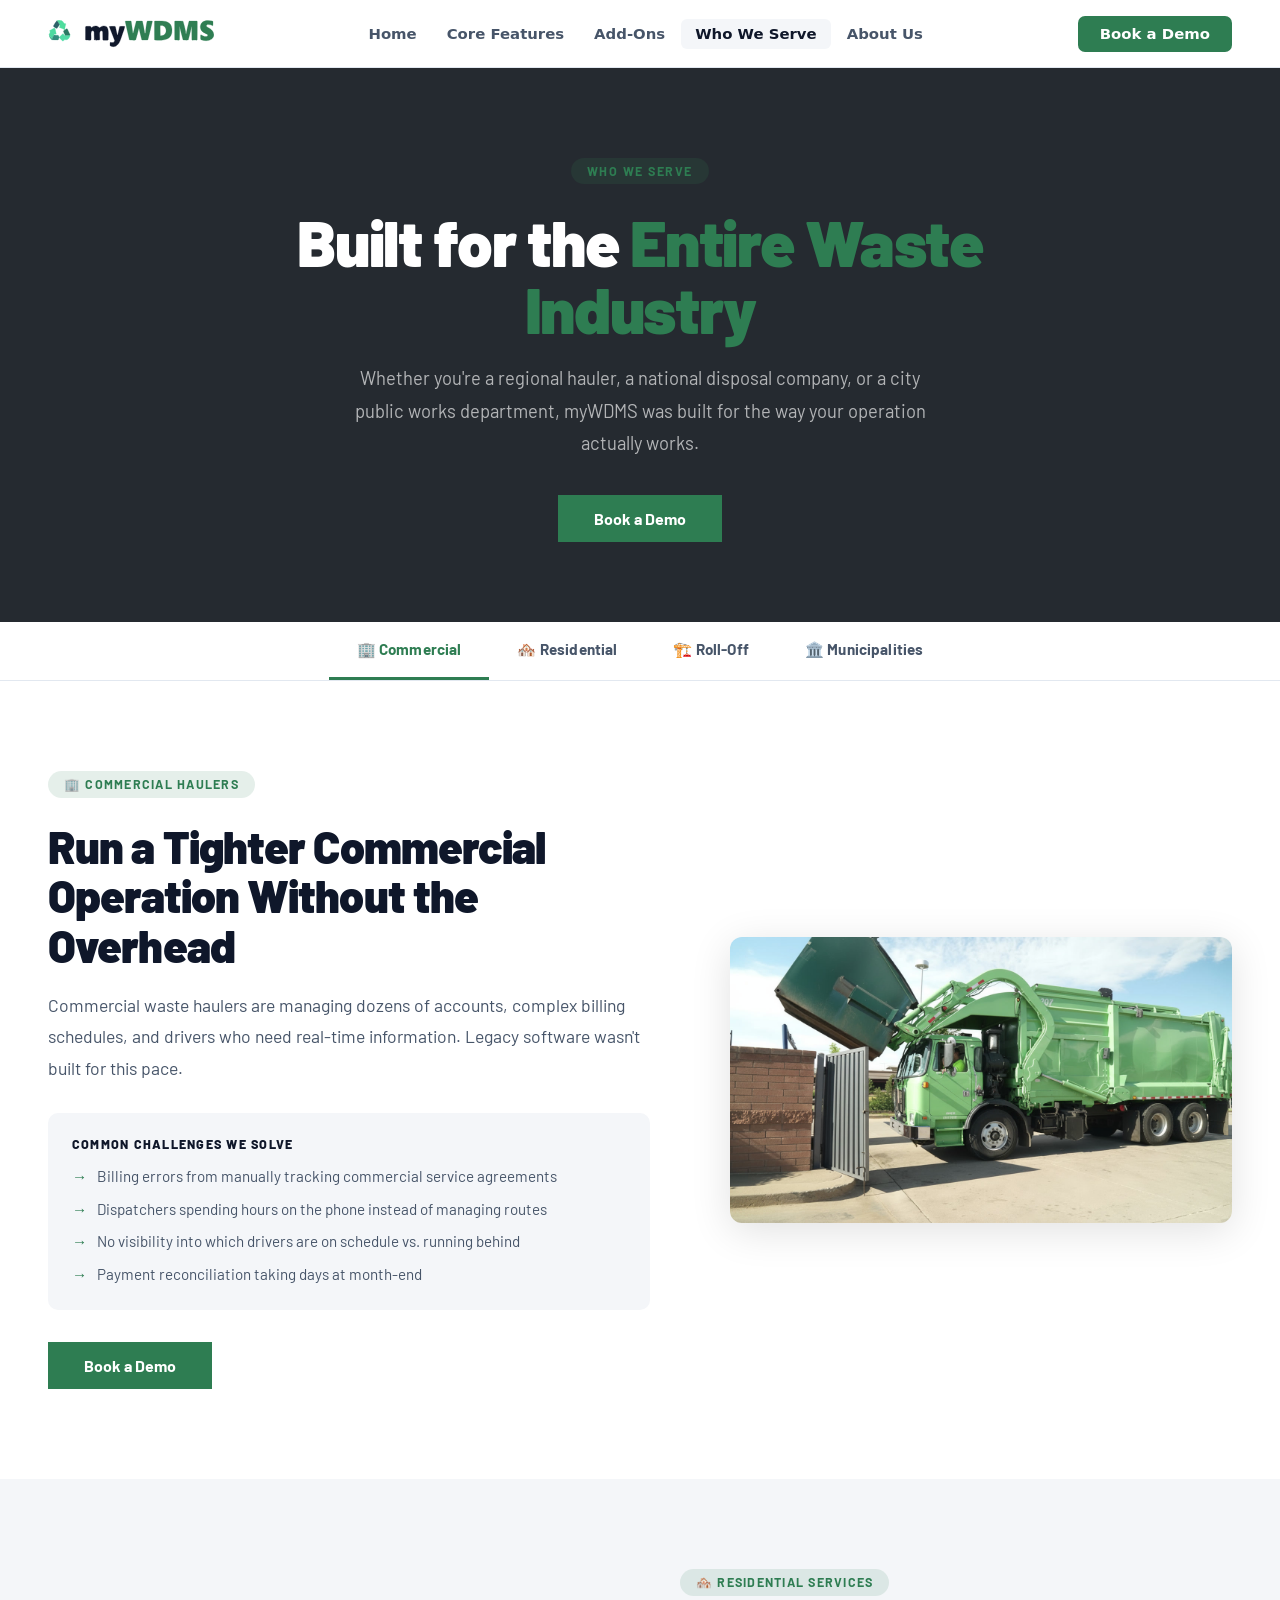
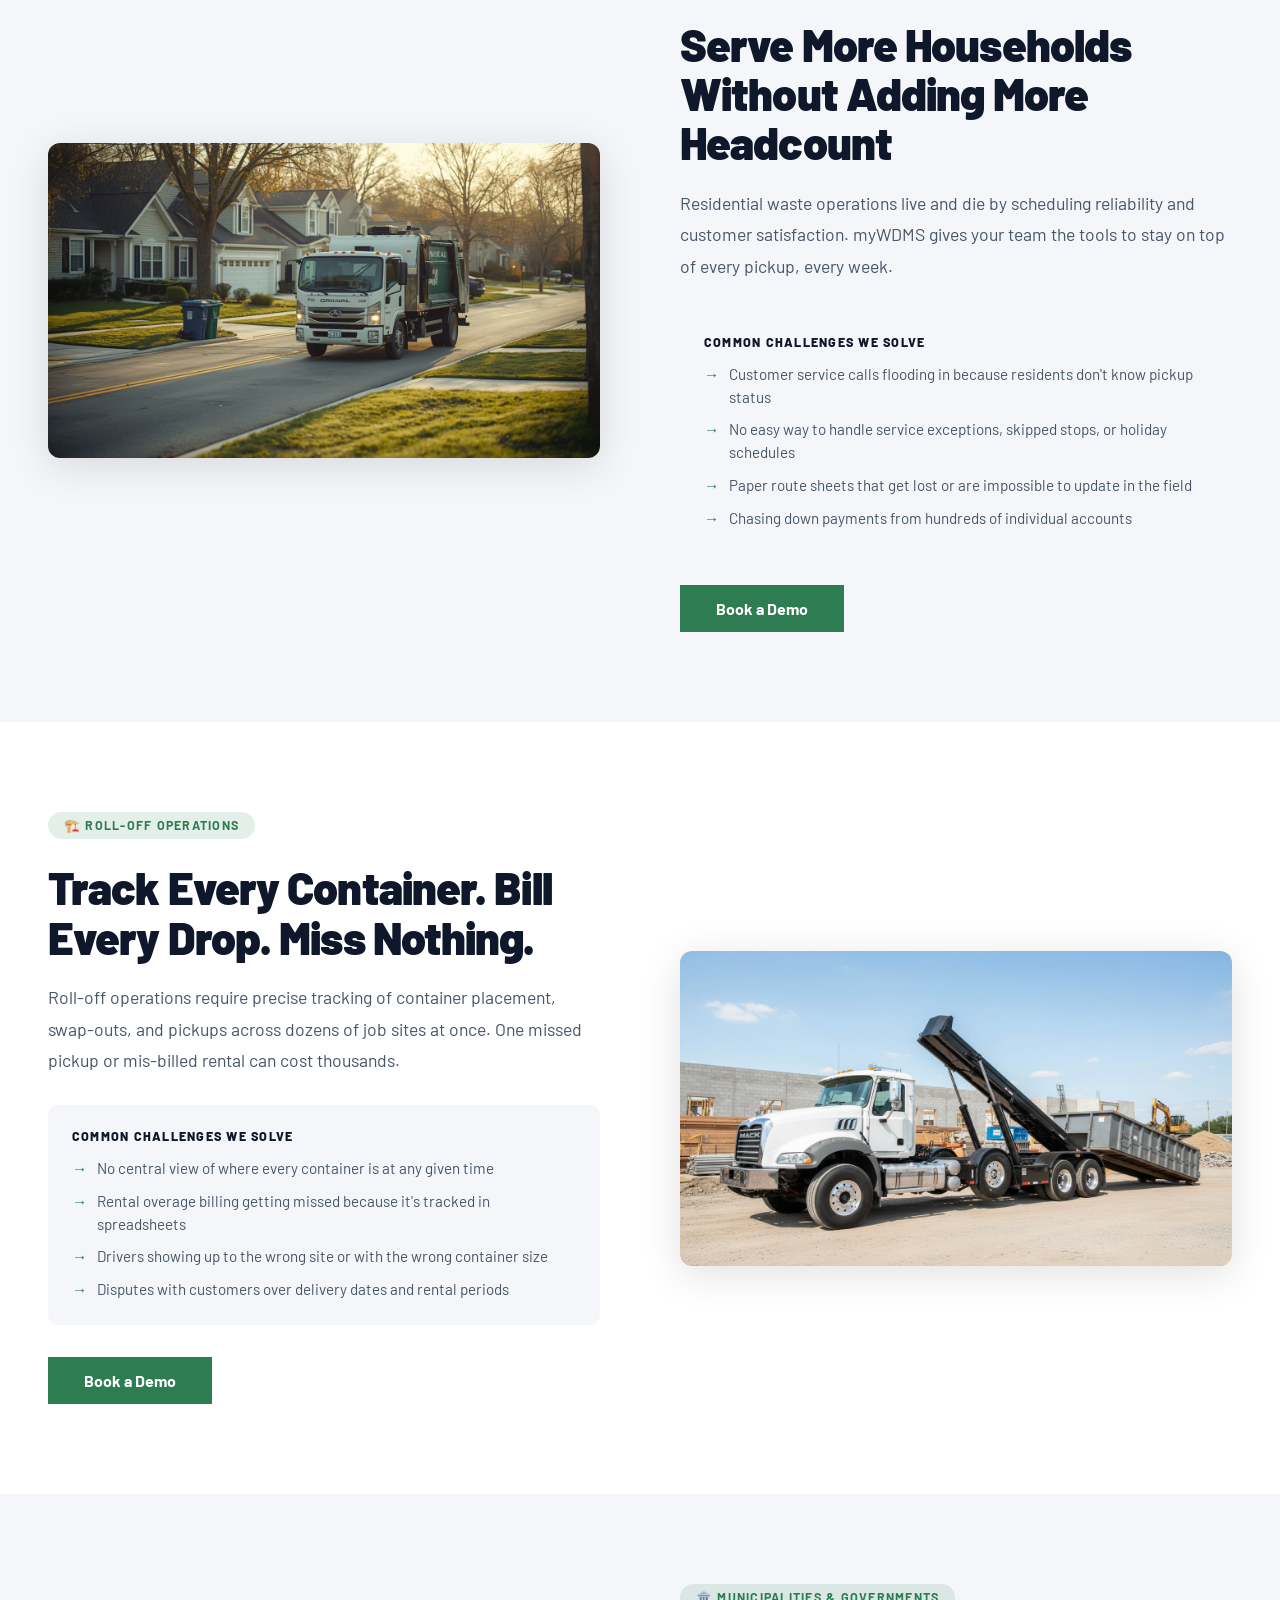
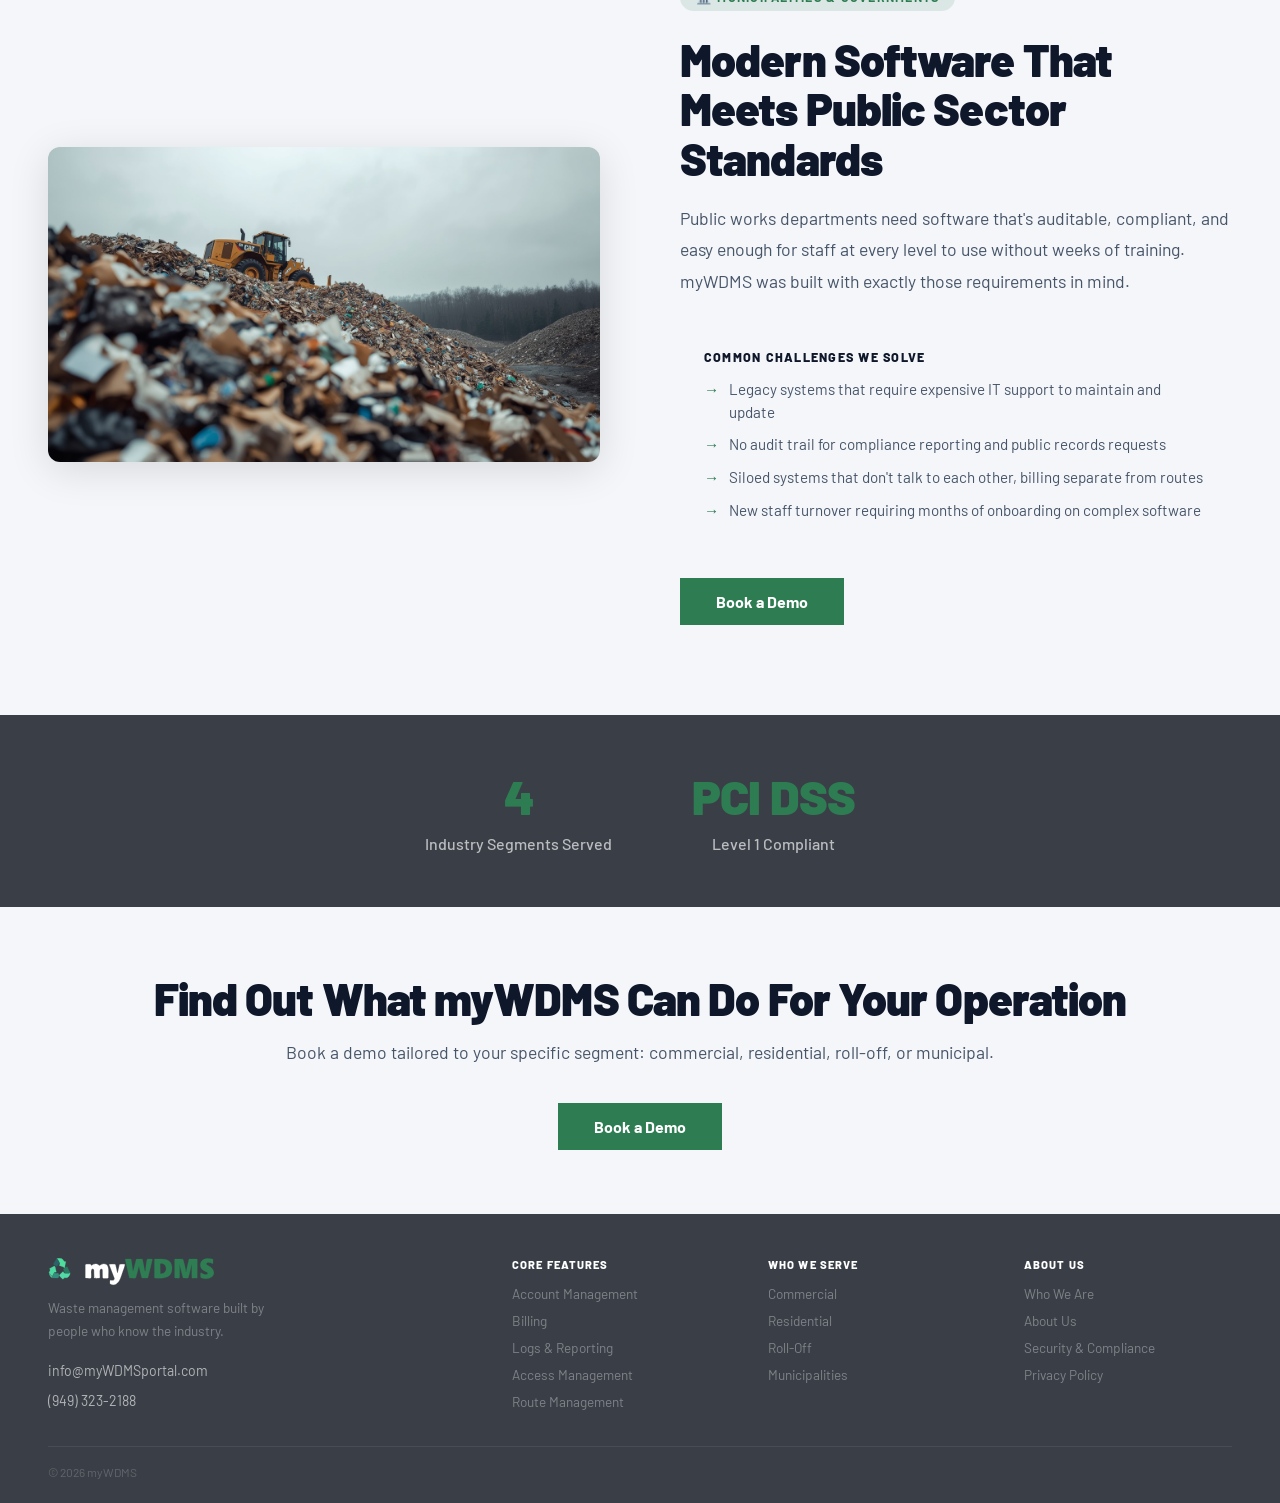
<file: who-we-serve.html>
<!DOCTYPE html>
<html lang="en">
<head>
    <meta charset="UTF-8">
    <meta name="viewport" content="width=device-width, initial-scale=1.0">
    <title>Who We Serve | myWDMS</title>
    <link rel="stylesheet" href="styles.css">
    <style>
        .segment-tabs {
            background: white;
            border-bottom: 1px solid var(--gray-mid);
            display: flex; justify-content: center; gap: 0;
            position: sticky; top: 72px; z-index: 90;
        }
        .segment-tabs a {
            font-weight: 700; font-size: 0.95rem; color: var(--text-mid);
            text-decoration: none; padding: 18px 28px;
            border-bottom: 3px solid transparent;
            transition: all 0.2s; letter-spacing: 0.01em;
            display: flex; align-items: center; gap: 8px;
        }
        .segment-tabs a:hover { color: var(--blue-cta); border-bottom-color: var(--blue-cta); }
        .segment-tabs a.active { color: var(--blue-cta); border-bottom-color: var(--blue-cta); }

        .segment-hero {
            padding: 90px 48px;
            display: flex; align-items: center; gap: 80px;
            scroll-margin-top: 135px;
        }
        .segment-hero.alt { flex-direction: row-reverse; background: var(--gray); }
        .segment-hero-content { flex: 1; }
        .segment-hero-visual { flex: 1; }

        .segment-hero-content .segment-tag {
            display: inline-flex; align-items: center; gap: 8px;
            background: rgba(46,125,82,0.12); color: var(--teal);
            font-size: 0.78rem; font-weight: 700; letter-spacing: 0.1em;
            text-transform: uppercase; padding: 6px 16px; border-radius: 20px;
            margin-bottom: 24px;
        }

        .segment-hero-content h2 {
            font-family: 'Barlow', sans-serif;
            font-size: 2.8rem; font-weight: 900;
            color: var(--text-dark); line-height: 1.1;
            letter-spacing: -0.02em; margin-bottom: 20px;
        }

        .segment-hero-content .lead {
            font-size: 1.1rem; color: var(--text-mid);
            line-height: 1.8; margin-bottom: 28px;
        }

        .pain-points {
            background: var(--gray); border-radius: 10px; padding: 24px;
            margin-bottom: 32px;
        }
        .pain-points h4 {
            font-size: 0.78rem; font-weight: 800; color: var(--text-dark);
            letter-spacing: 0.1em; text-transform: uppercase; margin-bottom: 14px;
        }
        .pain-point {
            display: flex; align-items: flex-start; gap: 10px;
            font-size: 0.95rem; color: var(--text-mid);
            line-height: 1.5; margin-bottom: 10px;
        }
        .pain-point:last-child { margin-bottom: 0; }
        .pain-point::before { content: '→'; color: var(--teal); font-weight: 900; flex-shrink: 0; }

        .segment-visual-card {
            background: white; border-radius: 12px;
            box-shadow: 0 8px 40px rgba(0,0,0,0.1);
            overflow: hidden; border: 1px solid var(--gray-mid);
        }
        .segment-visual-header {
            background: var(--navy); padding: 14px 20px;
            display: flex; align-items: center; gap: 8px;
        }
        .segment-visual-header span {
            color: rgba(255,255,255,0.5); font-size: 0.78rem; font-weight: 600;
        }
        .segment-visual-body { padding: 24px; }

        .divider-band {
            background: var(--navy);
            padding: 50px 48px;
            text-align: center;
        }
        .divider-band h2 {
            font-family: 'Barlow', sans-serif;
            font-size: 2rem; font-weight: 900; color: white;
            letter-spacing: -0.02em; margin-bottom: 8px;
        }
        .divider-band p { color: rgba(255,255,255,0.5); font-size: 1rem; }

        .mini-stat {
            display: inline-flex; flex-direction: column; align-items: center;
            padding: 0 32px; border-right: 1px solid rgba(255,255,255,0.1);
        }
        .mini-stat:last-child { border-right: none; }
        .mini-stat strong {
            font-family: 'Barlow', sans-serif; font-size: 2rem; font-weight: 900;
            color: var(--teal); line-height: 1;
        }
        .mini-stat span { font-size: 0.85rem; color: rgba(255,255,255,0.5); margin-top: 4px; }

        .comparison-table {
            width: 100%; border-collapse: collapse; font-size: 0.92rem;
        }
        .comparison-table th {
            padding: 12px 16px; text-align: left;
            font-size: 0.78rem; font-weight: 800; letter-spacing: 0.08em;
            text-transform: uppercase; color: var(--text-light);
            border-bottom: 2px solid var(--gray-mid);
        }
        .comparison-table td {
            padding: 14px 16px; border-bottom: 1px solid var(--gray);
            vertical-align: middle;
        }
        .comparison-table tr:last-child td { border-bottom: none; }
        .comparison-table .feature-name { font-weight: 700; color: var(--text-dark); }
        .comparison-table .check { color: var(--teal); font-weight: 900; font-size: 1.1rem; }
        .comparison-table .cross { color: #dc2626; }
        .col-highlight { background: rgba(46,125,82,0.07); }
        .col-highlight th { color: var(--teal); }

        .quote-card {
            background: white; border-radius: 12px;
            box-shadow: 0 4px 20px rgba(0,0,0,0.08);
            padding: 32px; border-left: 4px solid var(--teal);
        }
        .quote-card blockquote {
            font-size: 1.05rem; font-weight: 600; color: var(--text-dark);
            line-height: 1.65; margin-bottom: 20px; font-style: italic;
        }
        .quote-card .quote-author { font-size: 0.88rem; color: var(--text-mid); font-weight: 600; }
        .quote-card .quote-author strong { color: var(--text-dark); }

        @media (max-width: 900px) {
            .segment-tabs { overflow-x: auto; justify-content: flex-start; }
            .segment-tabs a { padding: 16px 20px; white-space: nowrap; }
            .segment-hero, .segment-hero.alt { flex-direction: column; gap: 32px; padding: 56px 24px; }
            .segment-hero-content, .segment-hero-content[style] { flex: none !important; }
            .divider-band { padding: 40px 24px; }
            .mini-stat { padding: 0 16px; }
        }
    </style>
</head>
<body>

<a href="#main" class="skip-link">Skip to content</a>

<!-- NAV -->
<nav>
    <a href="index.html" class="logo">
        <img src="logo-clean.svg" alt="myWDMS" height="28">
    </a>
    <ul class="nav-links">
        <li><a href="index.html">Home</a></li>
        <li><a href="features.html">Core Features</a></li>
        <li><a href="add-ons.html">Add-Ons</a></li>
        <li><a href="who-we-serve.html" class="active">Who We Serve</a></li>
        <li><a href="company.html">About Us</a></li>
    </ul>
    <div class="nav-right">
        <a href="demo.html" class="btn-demo" style="text-decoration:none">Book a Demo</a>
    </div>
    <button class="hamburger" id="hamburger" aria-label="Menu">
        <span></span><span></span><span></span>
    </button>
</nav>

<div class="mobile-menu" id="mobileMenu">
    <a href="index.html">Home</a>
    <a href="features.html">Core Features</a>
    <a href="add-ons.html">Add-Ons</a>
    <a href="who-we-serve.html">Who We Serve</a>
    <a href="company.html">About Us</a>
    <a href="demo.html" class="btn-demo" style="text-decoration:none">Book a Demo</a>
</div>

<!-- PAGE HERO -->
<main id="main">
<section class="page-hero">
    <span class="eyebrow">Who We Serve</span>
    <h1>Built for the <span>Entire Waste Industry</span></h1>
    <p>Whether you're a regional hauler, a national disposal company, or a city public works department, myWDMS was built for the way your operation actually works.</p>
    <a href="demo.html" class="btn-primary">Book a Demo</a>
</section>

<!-- SEGMENT TABS -->
<div class="segment-tabs">
    <a href="#commercial" class="active">🏢 Commercial</a>
    <a href="#residential">🏘️ Residential</a>
    <a href="#rolloff">🏗️ Roll-Off</a>
    <a href="#municipal">🏛️ Municipalities</a>
</div>

<!-- COMMERCIAL -->
<section class="segment-hero" id="commercial">
    <div class="segment-hero-content" style="flex:1.2">
        <div class="segment-tag">🏢 Commercial Haulers</div>
        <h2>Run a Tighter Commercial Operation Without the Overhead</h2>
        <p class="lead">Commercial waste haulers are managing dozens of accounts, complex billing schedules, and drivers who need real-time information. Legacy software wasn't built for this pace.</p>
        <div class="pain-points">
            <h4>Common Challenges We Solve</h4>
            <div class="pain-point">Billing errors from manually tracking commercial service agreements</div>
            <div class="pain-point">Dispatchers spending hours on the phone instead of managing routes</div>
            <div class="pain-point">No visibility into which drivers are on schedule vs. running behind</div>
            <div class="pain-point">Payment reconciliation taking days at month-end</div>
        </div>
        <a href="demo.html" class="btn-primary">Book a Demo</a>
    </div>
    <div class="segment-hero-visual">
        <img src="commercial.jpg" alt="Commercial front-loader truck picking up a large dumpster" style="width:100%;border-radius:12px;box-shadow:0 8px 40px rgba(0,0,0,0.12);display:block;">
    </div>
</section>

<!-- RESIDENTIAL -->
<section class="segment-hero alt" id="residential">
    <div class="segment-hero-content">
        <div class="segment-tag">🏘️ Residential Services</div>
        <h2>Serve More Households Without Adding More Headcount</h2>
        <p class="lead">Residential waste operations live and die by scheduling reliability and customer satisfaction. myWDMS gives your team the tools to stay on top of every pickup, every week.</p>
        <div class="pain-points">
            <h4>Common Challenges We Solve</h4>
            <div class="pain-point">Customer service calls flooding in because residents don't know pickup status</div>
            <div class="pain-point">No easy way to handle service exceptions, skipped stops, or holiday schedules</div>
            <div class="pain-point">Paper route sheets that get lost or are impossible to update in the field</div>
            <div class="pain-point">Chasing down payments from hundreds of individual accounts</div>
        </div>
        <a href="demo.html" class="btn-primary">Book a Demo</a>
    </div>
    <div class="segment-hero-visual">
        <img src="residential.jpg" alt="Residential waste collection truck on a suburban neighborhood street" style="width:100%;border-radius:12px;box-shadow:0 8px 40px rgba(0,0,0,0.12);display:block;">
    </div>
</section>

<!-- ROLL-OFF -->
<section class="segment-hero" id="rolloff">
    <div class="segment-hero-content">
        <div class="segment-tag">🏗️ Roll-Off Operations</div>
        <h2>Track Every Container. Bill Every Drop. Miss Nothing.</h2>
        <p class="lead">Roll-off operations require precise tracking of container placement, swap-outs, and pickups across dozens of job sites at once. One missed pickup or mis-billed rental can cost thousands.</p>
        <div class="pain-points">
            <h4>Common Challenges We Solve</h4>
            <div class="pain-point">No central view of where every container is at any given time</div>
            <div class="pain-point">Rental overage billing getting missed because it's tracked in spreadsheets</div>
            <div class="pain-point">Drivers showing up to the wrong site or with the wrong container size</div>
            <div class="pain-point">Disputes with customers over delivery dates and rental periods</div>
        </div>
        <a href="demo.html" class="btn-primary">Book a Demo</a>
    </div>
    <div class="segment-hero-visual">
        <img src="rolloff.jpg" alt="Roll-off truck placing a container at a construction job site" style="width:100%;border-radius:12px;box-shadow:0 8px 40px rgba(0,0,0,0.12);display:block;">
    </div>
</section>

<!-- MUNICIPALITIES -->
<section class="segment-hero alt" id="municipal">
    <div class="segment-hero-content">
        <div class="segment-tag">🏛️ Municipalities & Governments</div>
        <h2>Modern Software That Meets Public Sector Standards</h2>
        <p class="lead">Public works departments need software that's auditable, compliant, and easy enough for staff at every level to use without weeks of training. myWDMS was built with exactly those requirements in mind.</p>
        <div class="pain-points">
            <h4>Common Challenges We Solve</h4>
            <div class="pain-point">Legacy systems that require expensive IT support to maintain and update</div>
            <div class="pain-point">No audit trail for compliance reporting and public records requests</div>
            <div class="pain-point">Siloed systems that don't talk to each other, billing separate from routes</div>
            <div class="pain-point">New staff turnover requiring months of onboarding on complex software</div>
        </div>
        <a href="demo.html" class="btn-primary">Book a Demo</a>
    </div>
    <div class="segment-hero-visual">
        <img src="municipal.jpg" alt="Municipal landfill bulldozer at a waste management facility" style="width:100%;border-radius:12px;box-shadow:0 8px 40px rgba(0,0,0,0.12);display:block;">
    </div>
</section>

<!-- STATS -->
<div class="stats-bar">
    <div class="stat-item"><h2>4</h2><p>Industry Segments Served</p></div>
    <div class="stat-item"><h2>PCI DSS</h2><p>Level 1 Compliant</p></div>
</div>

<!-- CTA -->
<section class="cta-band">
    <h2>Find Out What myWDMS Can Do For Your Operation</h2>
    <p>Book a demo tailored to your specific segment: commercial, residential, roll-off, or municipal.</p>
    <a href="demo.html" class="btn-primary">Book a Demo</a>
</section>
</main>

<!-- FOOTER -->
<footer>
    <div class="footer-top">
        <div class="footer-brand">
            <a href="index.html" class="logo" style="text-decoration:none;"><img src="logo-dark.svg" alt="myWDMS" height="28"></a>
            <p>Waste management software built by people who know the industry.</p>
            <div class="footer-contact">
                <div><a href="mailto:info@myWDMSportal.com">info@myWDMSportal.com</a></div>
                <div><a href="tel:+19493232188">(949) 323-2188</a></div>
            </div>
        </div>
        <div class="footer-col"><h4>Core Features</h4><ul><li><a href="features.html#accounts">Account Management</a></li><li><a href="features.html#billing">Billing</a></li><li><a href="features.html#reporting">Logs &amp; Reporting</a></li><li><a href="features.html#access">Access Management</a></li><li><a href="features.html#routes">Route Management</a></li></ul></div>
        <div class="footer-col"><h4>Who We Serve</h4><ul><li><a href="who-we-serve.html">Commercial</a></li><li><a href="who-we-serve.html">Residential</a></li><li><a href="who-we-serve.html">Roll-Off</a></li><li><a href="who-we-serve.html">Municipalities</a></li></ul></div>
        <div class="footer-col"><h4>About Us</h4><ul><li><a href="who-we-are.html">Who We Are</a></li><li><a href="company.html">About Us</a></li><li><a href="compliance.html">Security &amp; Compliance</a></li><li><a href="privacy.html">Privacy Policy</a></li></ul></div>
    </div>
    <div class="footer-bottom"><span>© 2026 myWDMS</span></div>
</footer>


<script>
    var hamburger = document.getElementById('hamburger');
    var mobileMenu = document.getElementById('mobileMenu');
    hamburger.addEventListener('click', function () {
        hamburger.classList.toggle('open');
        mobileMenu.classList.toggle('open');
        document.body.style.overflow = mobileMenu.classList.contains('open') ? 'hidden' : '';
    });
</script>
<script>
(function() {
    var sections = ['commercial','residential','rolloff','municipal'];
    var tabLinks = document.querySelectorAll('.segment-tabs a');
    function setActive(id) {
        tabLinks.forEach(function(a) {
            a.classList.toggle('active', a.getAttribute('href') === '#' + id);
        });
    }
    function onScroll() {
        var scrollY = window.scrollY + 135;
        var current = sections[0];
        sections.forEach(function(id) {
            var el = document.getElementById(id);
            if (el && el.offsetTop <= scrollY) current = id;
        });
        setActive(current);
    }
    window.addEventListener('scroll', onScroll, { passive: true });
    onScroll();
})();
</script>
</body>
</html>
</file>
<file: styles.css>
@import url('https://fonts.googleapis.com/css2?family=Barlow:wght@400;500;600;700;900&display=swap');

:root {
    --navy: #3A3F47;
    --navy-dark: #252A30;
    --teal: #2E7D52;
    --teal-dark: #1A5436;
    --hero-bg: #252A30;
    --blue-cta: #2E7D52;
    --blue-cta-hover: #1A5436;
    --gray: #F4F6F9;
    --gray-mid: #e2e8f0;
    --text-dark: #0f172a;
    --text-mid: #475569;
    --text-light: #94a3b8;
    --white: #ffffff;
}

* { margin: 0; padding: 0; box-sizing: border-box; }

body {
    font-family: 'Barlow', sans-serif;
    color: var(--text-dark);
    background: var(--white);
}

/* ── NAV ── */
nav {
    position: sticky;
    top: 0;
    z-index: 100;
    background: rgba(255,255,255,0.97);
    border-bottom: 1px solid var(--gray-mid);
    padding: 0 48px;
    display: flex;
    align-items: center;
    justify-content: space-between;
    height: 68px;
    font-family: system-ui, sans-serif;
}

.logo { text-decoration: none; display: inline-flex; align-items: center; }

.nav-links { display: flex; gap: 2px; list-style: none; }

.nav-links a {
    text-decoration: none;
    color: var(--text-mid);
    font-weight: 600;
    font-size: 0.93rem;
    padding: 6px 14px;
    border-radius: 6px;
    transition: background 0.15s, color 0.15s;
}
.nav-links a:hover { background: var(--gray); color: var(--text-dark); }
.nav-links a.active { background: var(--gray); color: var(--text-dark); }
.chevron { font-size: 0.6rem; opacity: 0.5; }

.nav-ctas { display: flex; gap: 12px; align-items: center; }

.btn-signin {
    background: none; border: none; font-family: 'Barlow', sans-serif;
    font-weight: 700; font-size: 1rem; color: var(--text-dark); cursor: pointer;
    letter-spacing: 0.02em;
}

.btn-nav-cta {
    background: var(--blue-cta); color: white; border: none;
    padding: 10px 22px; border-radius: 6px; font-family: 'Barlow', sans-serif;
    font-weight: 700; font-size: 1rem; cursor: pointer;
    transition: background 0.2s; letter-spacing: 0.02em; text-decoration: none;
    display: inline-block;
}
.btn-nav-cta:hover { background: var(--blue-cta-hover); }

.nav-right { display: flex; gap: 10px; align-items: center; }
.btn-text { background: none; border: none; font-weight: 600; font-size: 0.93rem; cursor: pointer; padding: 8px 12px; border-radius: 6px; color: var(--text-mid); font-family: 'Barlow', sans-serif; transition: background 0.15s; }
.btn-text:hover { background: var(--gray); }
.btn-demo { background: var(--teal); color: #fff; border: none; padding: 9px 22px; border-radius: 7px; font-weight: 800; font-size: 0.93rem; cursor: pointer; font-family: system-ui, sans-serif; white-space: nowrap; transition: background 0.2s; }
.btn-demo:hover { background: #1A5436; }

/* ── PAGE HERO (inner pages) ── */
.page-hero {
    background-color: var(--hero-bg);
    padding: 90px 48px 80px;
    text-align: center;
}

.page-hero .eyebrow {
    display: inline-block;
    background: rgba(46,125,82,0.15);
    color: var(--teal);
    font-size: 0.78rem; font-weight: 700;
    letter-spacing: 0.12em; text-transform: uppercase;
    padding: 6px 16px; border-radius: 20px; margin-bottom: 24px;
}

.page-hero h1 {
    font-family: 'Barlow', sans-serif;
    font-size: 4rem; font-weight: 900;
    color: white; line-height: 1.05;
    letter-spacing: -0.02em; margin-bottom: 20px;
    max-width: 800px; margin-left: auto; margin-right: auto;
}

.page-hero h1 span { color: var(--teal); }

.page-hero p {
    font-size: 1.15rem; color: rgba(255,255,255,0.65);
    line-height: 1.75; max-width: 580px;
    margin: 0 auto 36px;
}

/* ── SHARED BUTTONS ── */
.btn-primary {
    background: var(--blue-cta); color: white; border: none;
    padding: 14px 36px; font-family: 'Barlow', sans-serif;
    font-weight: 700; font-size: 1rem; cursor: pointer;
    transition: background 0.2s; display: inline-block; text-decoration: none;
}
.btn-primary:hover { background: var(--blue-cta-hover); }

.btn-outline {
    background: none; border: 2px solid var(--text-dark);
    color: var(--text-dark); padding: 12px 28px;
    font-family: 'Barlow', sans-serif; font-weight: 700; font-size: 0.95rem;
    cursor: pointer; transition: all 0.2s;
    text-transform: uppercase; letter-spacing: 0.06em;
    display: inline-block; text-decoration: none;
}
.btn-outline:hover { background: var(--text-dark); color: white; }

.btn-outline-white {
    background: none; border: 2px solid rgba(255,255,255,0.4);
    color: white; padding: 12px 28px;
    font-family: 'Barlow', sans-serif; font-weight: 700; font-size: 0.95rem;
    cursor: pointer; transition: all 0.2s;
    text-transform: uppercase; letter-spacing: 0.06em;
    display: inline-block; text-decoration: none;
}
.btn-outline-white:hover { border-color: var(--teal); color: var(--teal); }

/* ── SECTION LABELS ── */
.eyebrow {
    font-size: 0.78rem; font-weight: 700;
    letter-spacing: 0.14em; text-transform: uppercase;
    color: var(--teal); margin-bottom: 14px; display: block;
}

/* ── SECTION COMMON ── */
.section { padding: 60px 48px; }
.section.gray { background: var(--gray); }
.section.dark { background: var(--hero-bg); }
.section.navy { background: var(--navy); }

.section-header { text-align: center; max-width: 680px; margin: 0 auto 36px; }

.section-header h2 {
    font-family: 'Barlow', sans-serif;
    font-size: 2.6rem; font-weight: 900;
    color: var(--text-dark); line-height: 1.1;
    letter-spacing: -0.02em; margin-bottom: 16px;
}

.section-header.white h2 { color: white; }

.section-header p {
    font-size: 1.05rem; color: var(--text-mid); line-height: 1.8;
}

.section-header.white p { color: rgba(255,255,255,0.65); }

/* ── FOOTER ── */
footer { background: var(--navy); padding: 44px 48px 24px; }

.footer-top {
    display: grid; grid-template-columns: 2fr 1fr 1fr 1fr;
    gap: 48px; padding-bottom: 28px;
    border-bottom: 1px solid rgba(255,255,255,0.07);
}

.footer-brand .logo { margin-bottom: 10px; }
.footer-brand p { font-size: 0.85rem; line-height: 1.7; color: rgba(255,255,255,0.35); max-width: 230px; margin-bottom: 14px; }
.footer-contact { font-size: 0.88rem; color: rgba(255,255,255,0.6); line-height: 2.1; }
.footer-contact a { color: inherit; text-decoration: none; }
.footer-contact a:hover { color: var(--teal); }

.footer-col h4 {
    color: white; font-size: 0.7rem; font-weight: 800;
    letter-spacing: 0.1em; text-transform: uppercase; margin-bottom: 12px;
}
.footer-col ul { list-style: none; }
.footer-col ul li { margin-bottom: 8px; }
.footer-col ul li a {
    color: rgba(255,255,255,0.35); text-decoration: none;
    font-size: 0.85rem; transition: color 0.2s;
}
.footer-col ul li a:hover { color: var(--teal); }

.footer-bottom {
    padding-top: 18px; font-size: 0.75rem; color: rgba(255,255,255,0.2);
}

/* ── FEATURE MOCK UI ── */
.mock-window {
    background: white; border-radius: 12px;
    box-shadow: 0 8px 40px rgba(0,0,0,0.12);
    overflow: hidden; border: 1px solid var(--gray-mid);
}
.mock-titlebar {
    background: var(--navy); padding: 12px 16px;
    display: flex; gap: 6px; align-items: center;
}
.mock-dot { width: 10px; height: 10px; border-radius: 50%; }
.mock-body { padding: 24px; }
.mock-row {
    display: flex; align-items: center; gap: 12px;
    padding: 12px 0; border-bottom: 1px solid var(--gray);
}
.mock-row:last-child { border-bottom: none; }
.mock-line { height: 9px; border-radius: 4px; background: var(--gray-mid); }
.mock-badge {
    padding: 4px 12px; border-radius: 20px;
    font-size: 0.72rem; font-weight: 700; margin-left: auto; flex-shrink: 0;
}
.mock-badge.green { background: rgba(46,125,82,0.15); color: var(--teal); }
.mock-badge.yellow { background: rgba(251,191,36,0.15); color: #d97706; }
.mock-badge.blue { background: rgba(26,108,240,0.15); color: #1a6cf0; }
.mock-badge.red { background: rgba(239,68,68,0.15); color: #dc2626; }

/* ── IMAGE PLACEHOLDER ── */
.img-placeholder {
    width: 100%; aspect-ratio: 4/3;
    background: var(--gray);
    border-radius: 12px;
    border: 2px dashed var(--gray-mid);
    display: flex; flex-direction: column;
    align-items: center; justify-content: center;
    gap: 10px; color: var(--text-light);
}
.img-placeholder .ph-icon { font-size: 2.5rem; opacity: 0.4; }
.img-placeholder .ph-label {
    font-size: 0.78rem; font-weight: 700;
    letter-spacing: 0.08em; text-transform: uppercase;
    color: var(--text-light); opacity: 0.6;
}

/* ── CARD GRID ── */
.card-grid-3 { display: grid; grid-template-columns: repeat(3, 1fr); gap: 24px; }
.card-grid-4 { display: grid; grid-template-columns: repeat(4, 1fr); gap: 24px; }
.card-grid-2 { display: grid; grid-template-columns: repeat(2, 1fr); gap: 24px; }

.card {
    background: white; border-radius: 10px; padding: 36px 32px;
    box-shadow: 0 2px 10px rgba(0,0,0,0.05);
    border-top: 3px solid var(--teal);
}

.card-icon {
    width: 52px; height: 52px; background: rgba(46,125,82,0.1);
    border-radius: 10px; display: flex; align-items: center;
    justify-content: center; margin-bottom: 20px; font-size: 1.5rem;
}

.card h3 {
    font-family: 'Barlow', sans-serif;
    font-size: 1.2rem; font-weight: 800;
    color: var(--text-dark); margin-bottom: 12px; letter-spacing: -0.01em;
}
.card p { color: var(--text-mid); line-height: 1.7; font-size: 0.97rem; }

/* ── FEATURE ROW ── */
.feature-row { display: flex; align-items: center; gap: 80px; padding: 60px 48px; }
.feature-row.alt { flex-direction: row-reverse; background: var(--gray); }
.feature-row-content { flex: 1; }
.feature-row-image { flex: 1; }

.feature-row-content h2 {
    font-family: 'Barlow', sans-serif;
    font-size: 2.4rem; font-weight: 900;
    color: var(--text-dark); line-height: 1.1;
    margin-bottom: 18px; letter-spacing: -0.02em;
}
.feature-row-content p {
    color: var(--text-mid); font-size: 1.05rem; line-height: 1.8; margin-bottom: 32px;
}

/* ── STATS BAR ── */
.stats-bar {
    background: var(--navy); padding: 52px 48px;
    display: flex; justify-content: center; gap: 80px; text-align: center;
}
.stat-item h2 {
    font-family: 'Barlow', sans-serif;
    font-size: 3rem; font-weight: 900; color: var(--teal);
    margin-bottom: 8px; letter-spacing: -0.02em;
}
.stat-item p { color: rgba(255,255,255,0.65); font-size: 1rem; font-weight: 500; line-height: 1.4; }

/* ── TESTIMONIAL ── */
.testimonial-block { background: var(--hero-bg); padding: 64px 48px; text-align: center; }
.testimonial-block blockquote {
    font-family: 'Barlow', sans-serif;
    font-size: 1.8rem; font-weight: 700; color: white;
    max-width: 760px; margin: 0 auto 32px; line-height: 1.45; letter-spacing: -0.01em;
}
.quote-mark { color: var(--teal); font-size: 4rem; line-height: 0; vertical-align: -0.5em; margin-right: 4px; }
.testimonial-author { color: rgba(255,255,255,0.5); font-size: 1rem; font-weight: 500; }
.testimonial-author strong { color: var(--teal); }

/* ── FINAL CTA BAND ── */
.cta-band { padding: 64px 48px; text-align: center; background: var(--gray); }
.cta-band h2 {
    font-family: 'Barlow', sans-serif;
    font-size: 2.8rem; font-weight: 900; color: var(--text-dark);
    margin-bottom: 16px; letter-spacing: -0.02em;
}
.cta-band p { color: var(--text-mid); font-size: 1.1rem; margin-bottom: 40px; }

.cta-band.dark { background: var(--navy); }
.cta-band.dark h2 { color: white; }
.cta-band.dark p { color: rgba(255,255,255,0.6); }

/* ── SKIP LINK ── */
.skip-link {
    position: absolute; left: 8px; top: -48px;
    background: var(--blue-cta); color: white; text-decoration: none;
    font-family: 'Barlow', sans-serif; font-weight: 700; font-size: 0.9rem;
    padding: 10px 18px; border-radius: 6px; z-index: 1000;
    transition: top 0.15s;
}
.skip-link:focus { top: 8px; }

/* ── MOBILE NAV ── */
.hamburger { display: none; flex-direction: column; gap: 5px; background: none; border: none; cursor: pointer; padding: 6px; }
.hamburger span { display: block; width: 22px; height: 2px; background: var(--text-dark); border-radius: 2px; transition: all 0.25s; }
.hamburger.open span:nth-child(1) { transform: translateY(7px) rotate(45deg); }
.hamburger.open span:nth-child(2) { opacity: 0; }
.hamburger.open span:nth-child(3) { transform: translateY(-7px) rotate(-45deg); }
.mobile-menu { display: none; position: fixed; top: 68px; left: 0; right: 0; bottom: 0; background: #fff; z-index: 99; padding: 20px 24px 40px; flex-direction: column; gap: 2px; overflow-y: auto; }
.mobile-menu.open { display: flex; }
.mobile-menu a { text-decoration: none; font-weight: 700; font-size: 1.1rem; color: var(--text-dark); padding: 13px 14px; border-radius: 8px; transition: background 0.15s; }
.mobile-menu a:hover { background: var(--gray); }
.mobile-menu hr { border: none; border-top: 1px solid var(--gray-mid); margin: 10px 0; }
.mobile-menu .btn-demo { margin-top: 6px; padding: 15px; border-radius: 10px; font-size: 1rem; display: block; text-align: center; width: 100%; }

@media (max-width: 900px) {
    nav { padding: 0 24px; }
    .nav-links, .nav-right, .nav-ctas { display: none; }
    .hamburger { display: flex; }
    .mobile-menu .btn-demo { width: auto; }

    .page-hero { padding: 56px 24px 48px; }
    .page-hero h1 { font-size: clamp(1.8rem, 6vw, 2.6rem); }

    .section, .cta-band, .feature-row, .feature-row.alt, .testimonial-block, .stats-bar { padding: 48px 24px; }
    .feature-row, .feature-row.alt { flex-direction: column; gap: 32px; }

    .card-grid-2, .card-grid-3, .card-grid-4 { grid-template-columns: 1fr; }

    .stats-bar { flex-direction: column; gap: 24px; }

    .footer-top { grid-template-columns: 1fr; gap: 32px; }
    footer { padding: 36px 24px 20px; }
}
</file>
